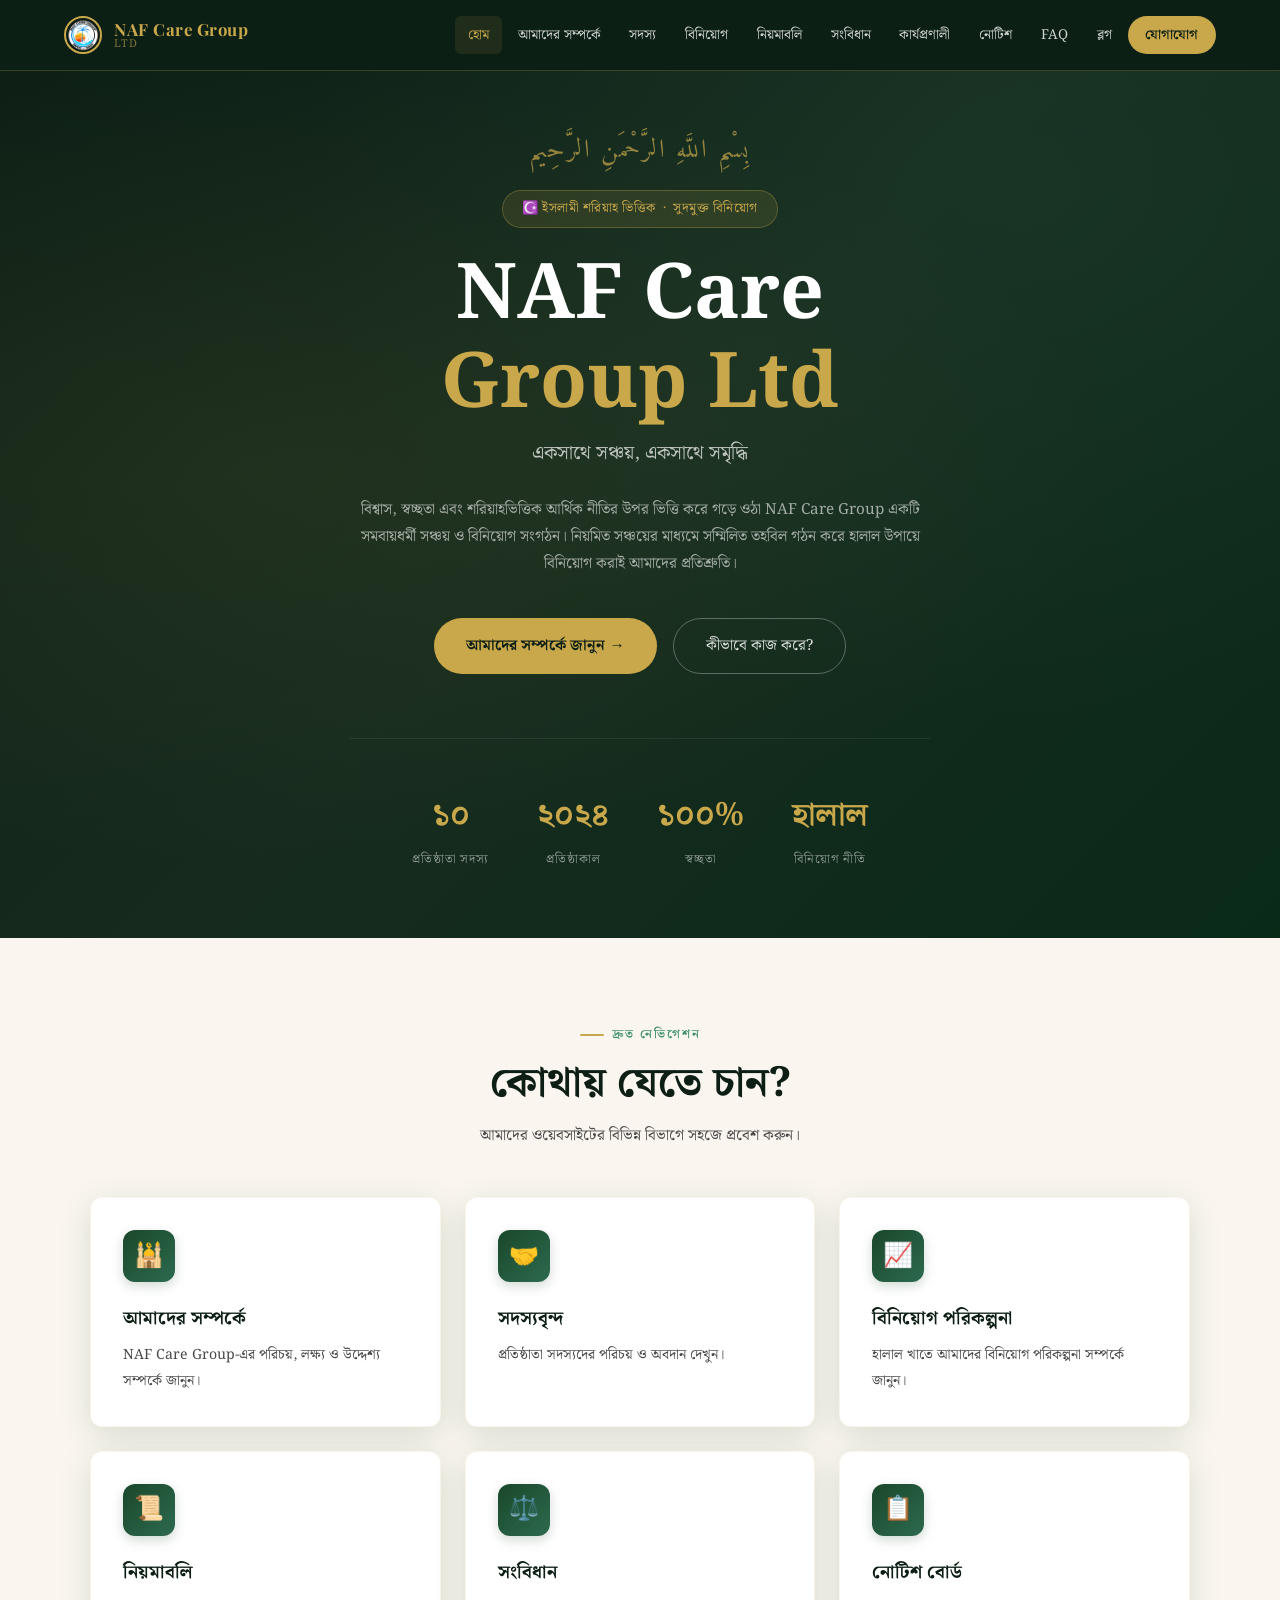
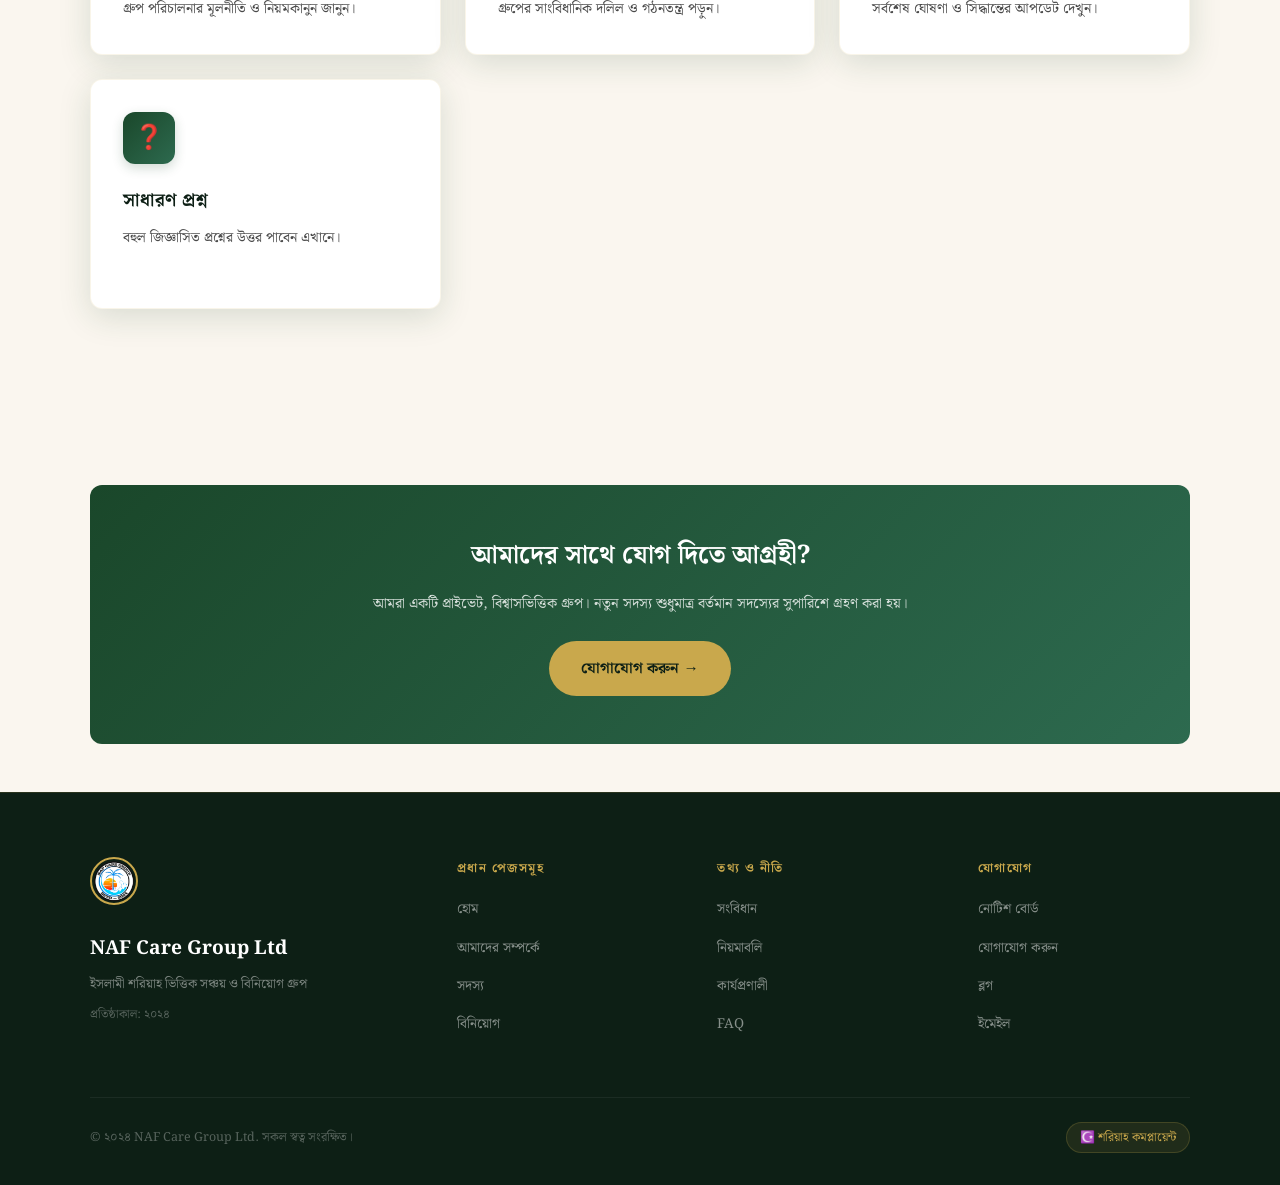
<file: index.html>
<!DOCTYPE html>
<html lang="bn">
<head>
  <meta charset="UTF-8" />
  <meta name="viewport" content="width=device-width, initial-scale=1.0" />
  <title>NAF Care Group Ltd — ইসলামী শরিয়াহ ভিত্তিক সঞ্চয় ও বিনিয়োগ</title>
  <meta name="description" content="NAF Care Group Ltd — ইসলামী শরিয়াহ ভিত্তিক সঞ্চয় ও বিনিয়োগ গ্রুপ। হালাল পদ্ধতিতে সম্মিলিত বিনিয়োগের মাধ্যমে সমৃদ্ধি।" />
  
  <link rel="canonical" href="https://nafcare.github.io/" />

<!-- Open Graph -->
<meta property="og:type" content="website" />
<meta property="og:site_name" content="NAF Care Group Ltd" />
<meta property="og:title" content="NAF Care Group Ltd — ইসলামী শরিয়াহ ভিত্তিক সঞ্চয় ও বিনিয়োগ" />
<meta property="og:description" content="NAF Care Group Ltd — ইসলামী শরিয়াহ ভিত্তিক সঞ্চয় ও বিনিয়োগ গ্রুপ। হালাল পদ্ধতিতে সম্মিলিত বিনিয়োগের মাধ্যমে সমৃদ্ধি।" />
<meta property="og:image" content="https://nafcare.github.io/og-banner.png" />
<meta property="og:image:width" content="1200" />
<meta property="og:image:height" content="630" />
<meta property="og:url" content="https://nafcare.github.io/" />
<meta property="og:locale" content="bn_BD" />

<!-- Twitter Card -->
<meta name="twitter:card" content="summary_large_image" />
<meta name="twitter:title" content="NAF Care Group Ltd — ইসলামী শরিয়াহ ভিত্তিক সঞ্চয় ও বিনিয়োগ" />
<meta name="twitter:description" content="NAF Care Group Ltd — ইসলামী শরিয়াহ ভিত্তিক সঞ্চয় ও বিনিয়োগ গ্রুপ। হালাল পদ্ধতিতে সম্মিলিত বিনিয়োগের মাধ্যমে সমৃদ্ধি।" />
<meta name="twitter:image" content="https://nafcare.github.io/og-banner.png" />

<!-- Structured Data -->
<script type="application/ld+json">
{
  "@context": "https://schema.org",
  "@type": "Organization",
  "name": "NAF Care Group Ltd",
  "url": "https://nafcare.github.io/",
  "logo": "https://nafcare.github.io/nafcare.png",
  "description": "ইসলামী শরিয়াহ ভিত্তিক সঞ্চয় ও বিনিয়োগ গ্রুপ",
  "foundingDate": "2024",
  "email": "nafcaregroup@gmail.com"
}
</script>
  
  <link rel="stylesheet" href="css/style.css" />
  <link rel="icon" href="https://nafcare.github.io/nafcare.png" />
</head>
<body>

<!-- NAVBAR -->
<nav class="navbar">
  <div class="nav-inner">
    <a href="index.html" class="nav-brand">
      <img src="https://nafcare.github.io/nafcare.png" alt="NAF Care Group Logo" />
      <div class="nav-brand-text">
        <span>NAF Care Group</span>
        <span>Ltd</span>
      </div>
    </a>
    <button class="hamburger" aria-label="মেনু">
      <span></span><span></span><span></span>
    </button>
    <ul class="nav-links">
      <li><a href="index.html">হোম</a></li>
      <li><a href="about/">আমাদের সম্পর্কে</a></li>
      <li><a href="members/">সদস্য</a></li>
      <li><a href="investment/">বিনিয়োগ</a></li>
      <li><a href="rules/">নিয়মাবলি</a></li>
      <li><a href="constitution/">সংবিধান</a></li>
      <li><a href="procedure/">কার্যপ্রণালী</a></li>
      <li><a href="notice/">নোটিশ</a></li>
      <li><a href="faq/">FAQ</a></li>
      
      <li><a href="blog/">ব্লগ</a></li>
      <li><a href="contact/" class="nav-contact-btn">যোগাযোগ</a></li>
    </ul>
  </div>
</nav>

<!-- HERO -->
<section class="hero">
  <div>
    <p class="hero-arabic">بِسْمِ اللَّهِ الرَّحْمَنِ الرَّحِيم</p>
    <div class="hero-badge">☪️ ইসলামী শরিয়াহ ভিত্তিক &nbsp;·&nbsp; সুদমুক্ত বিনিয়োগ</div>
    <h1>NAF Care<br /><span>Group Ltd</span></h1>
    <p class="hero-tagline">একসাথে সঞ্চয়, একসাথে সমৃদ্ধি</p>
    <p class="hero-desc">বিশ্বাস, স্বচ্ছতা এবং শরিয়াহভিত্তিক আর্থিক নীতির উপর ভিত্তি করে গড়ে ওঠা NAF Care Group একটি সমবায়ধর্মী সঞ্চয় ও বিনিয়োগ সংগঠন। নিয়মিত সঞ্চয়ের মাধ্যমে সম্মিলিত তহবিল গঠন করে হালাল উপায়ে বিনিয়োগ করাই আমাদের প্রতিশ্রুতি।</p>
    <div class="hero-buttons">
      <a href="about/" class="btn-primary">আমাদের সম্পর্কে জানুন →</a>
      <a href="procedure/" class="btn-outline">কীভাবে কাজ করে?</a>
    </div>
    <div class="hero-stats">
      <div class="stat-item"><span class="num">১০</span><span class="label">প্রতিষ্ঠাতা সদস্য</span></div>
      <div class="stat-item"><span class="num">২০২৪</span><span class="label">প্রতিষ্ঠাকাল</span></div>
      <div class="stat-item"><span class="num">১০০%</span><span class="label">স্বচ্ছতা</span></div>
      <div class="stat-item"><span class="num">হালাল</span><span class="label">বিনিয়োগ নীতি</span></div>
    </div>
  </div>
</section>

<!-- QUICK LINKS SECTION -->
<section class="bg-cream">
  <div class="container">
    <div class="text-center mb-3">
      <span class="section-label">দ্রুত নেভিগেশন</span>
      <h2 class="section-title">কোথায় যেতে চান?</h2>
      <p class="section-desc" style="margin: 0 auto;">আমাদের ওয়েবসাইটের বিভিন্ন বিভাগে সহজে প্রবেশ করুন।</p>
    </div>
    <div class="cards-grid">
      <a href="about/" class="card fade-in" style="text-decoration:none; color:inherit;">
        <div class="card-icon">🕌</div>
        <h3>আমাদের সম্পর্কে</h3>
        <p>NAF Care Group-এর পরিচয়, লক্ষ্য ও উদ্দেশ্য সম্পর্কে জানুন।</p>
      </a>
      <a href="members/" class="card fade-in" style="text-decoration:none; color:inherit;">
        <div class="card-icon">🤝</div>
        <h3>সদস্যবৃন্দ</h3>
        <p>প্রতিষ্ঠাতা সদস্যদের পরিচয় ও অবদান দেখুন।</p>
      </a>
      <a href="investment/" class="card fade-in" style="text-decoration:none; color:inherit;">
        <div class="card-icon">📈</div>
        <h3>বিনিয়োগ পরিকল্পনা</h3>
        <p>হালাল খাতে আমাদের বিনিয়োগ পরিকল্পনা সম্পর্কে জানুন।</p>
      </a>
      <a href="rules/" class="card fade-in" style="text-decoration:none; color:inherit;">
        <div class="card-icon">📜</div>
        <h3>নিয়মাবলি</h3>
        <p>গ্রুপ পরিচালনার মূলনীতি ও নিয়মকানুন জানুন।</p>
      </a>
      <a href="constitution/" class="card fade-in" style="text-decoration:none; color:inherit;">
        <div class="card-icon">⚖️</div>
        <h3>সংবিধান</h3>
        <p>গ্রুপের সাংবিধানিক দলিল ও গঠনতন্ত্র পড়ুন।</p>
      </a>
      <a href="notice/" class="card fade-in" style="text-decoration:none; color:inherit;">
        <div class="card-icon">📋</div>
        <h3>নোটিশ বোর্ড</h3>
        <p>সর্বশেষ ঘোষণা ও সিদ্ধান্তের আপডেট দেখুন।</p>
      </a>
      <a href="faq/" class="card fade-in" style="text-decoration:none; color:inherit;">
        <div class="card-icon">❓</div>
        <h3>সাধারণ প্রশ্ন</h3>
        <p>বহুল জিজ্ঞাসিত প্রশ্নের উত্তর পাবেন এখানে।</p>
      </a>
      <a href="contact/" class="card fade-in" style="text-decoration:none; color:inherit;">
        <div class="card-icon">📬</div>
        <h3>যোগাযোগ</h3>
        <p>আমাদের সাথে যোগাযোগ করুন বিভিন্ন মাধ্যমে।</p>
      </a>
<a href="blog/" class="card fade-in" style="text-decoration:none; color:inherit;">
  <div class="card-icon">✍️</div>
  <h3>ব্লগ</h3>
  <p>আমাদের সর্বশেষ লেখা, আপডেট ও তথ্যমূলক পোস্ট পড়ুন।</p>
</a>
      
    </div>
  </div>
</section>

<!-- HIGHLIGHT -->
<section style="padding: 3rem 1.5rem;">
  <div class="container">
    <div class="highlight-box fade-in">
      <h3>আমাদের সাথে যোগ দিতে আগ্রহী?</h3>
      <p>আমরা একটি প্রাইভেট, বিশ্বাসভিত্তিক গ্রুপ। নতুন সদস্য শুধুমাত্র বর্তমান সদস্যের সুপারিশে গ্রহণ করা হয়।</p>
      <a href="contact/" class="btn-primary" style="background: var(--gold); color: var(--dark);">যোগাযোগ করুন →</a>
    </div>
  </div>
</section>

<!-- FOOTER -->
<footer>
  <div class="footer-inner">
    <div class="footer-top">
      <div class="footer-brand">
        <img src="https://nafcare.github.io/nafcare.png" alt="NAF Care Group" />
        <h3>NAF Care Group Ltd</h3>
        <p>ইসলামী শরিয়াহ ভিত্তিক সঞ্চয় ও বিনিয়োগ গ্রুপ</p>
        <p style="margin-top: 0.5rem; font-size: 0.75rem; color: rgba(255,255,255,0.3);">প্রতিষ্ঠাকাল: ২০২৪</p>
      </div>
      <div class="footer-col">
        <h4>প্রধান পেজসমূহ</h4>
        <ul>
          <li><a href="index.html">হোম</a></li>
          <li><a href="about/">আমাদের সম্পর্কে</a></li>
          <li><a href="members/">সদস্য</a></li>
          <li><a href="investment/">বিনিয়োগ</a></li>
        </ul>
      </div>
      <div class="footer-col">
        <h4>তথ্য ও নীতি</h4>
        <ul>
          <li><a href="constitution/">সংবিধান</a></li>
          <li><a href="rules/">নিয়মাবলি</a></li>
          <li><a href="procedure/">কার্যপ্রণালী</a></li>
          <li><a href="faq/">FAQ</a></li>
        </ul>
      </div>
      <div class="footer-col">
        <h4>যোগাযোগ</h4>
        <ul>
          <li><a href="notice/">নোটিশ বোর্ড</a></li>
          <li><a href="contact/">যোগাযোগ করুন</a></li>
          <li><a href="https://nafcaregroup.blogspot.com" target="_blank">ব্লগ</a></li>
          <li><a href="mailto:nafcaregroup@gmail.com">ইমেইল</a></li>
        </ul>
      </div>
    </div>
    <div class="footer-bottom">
      <p>© ২০২৪ NAF Care Group Ltd. সকল স্বত্ব সংরক্ষিত।</p>
      <div class="halal-badge">☪️ শরিয়াহ কমপ্লায়েন্ট</div>
    </div>
  </div>
</footer>

<script src="js/main.js"></script>
</body>
</html>
</file>
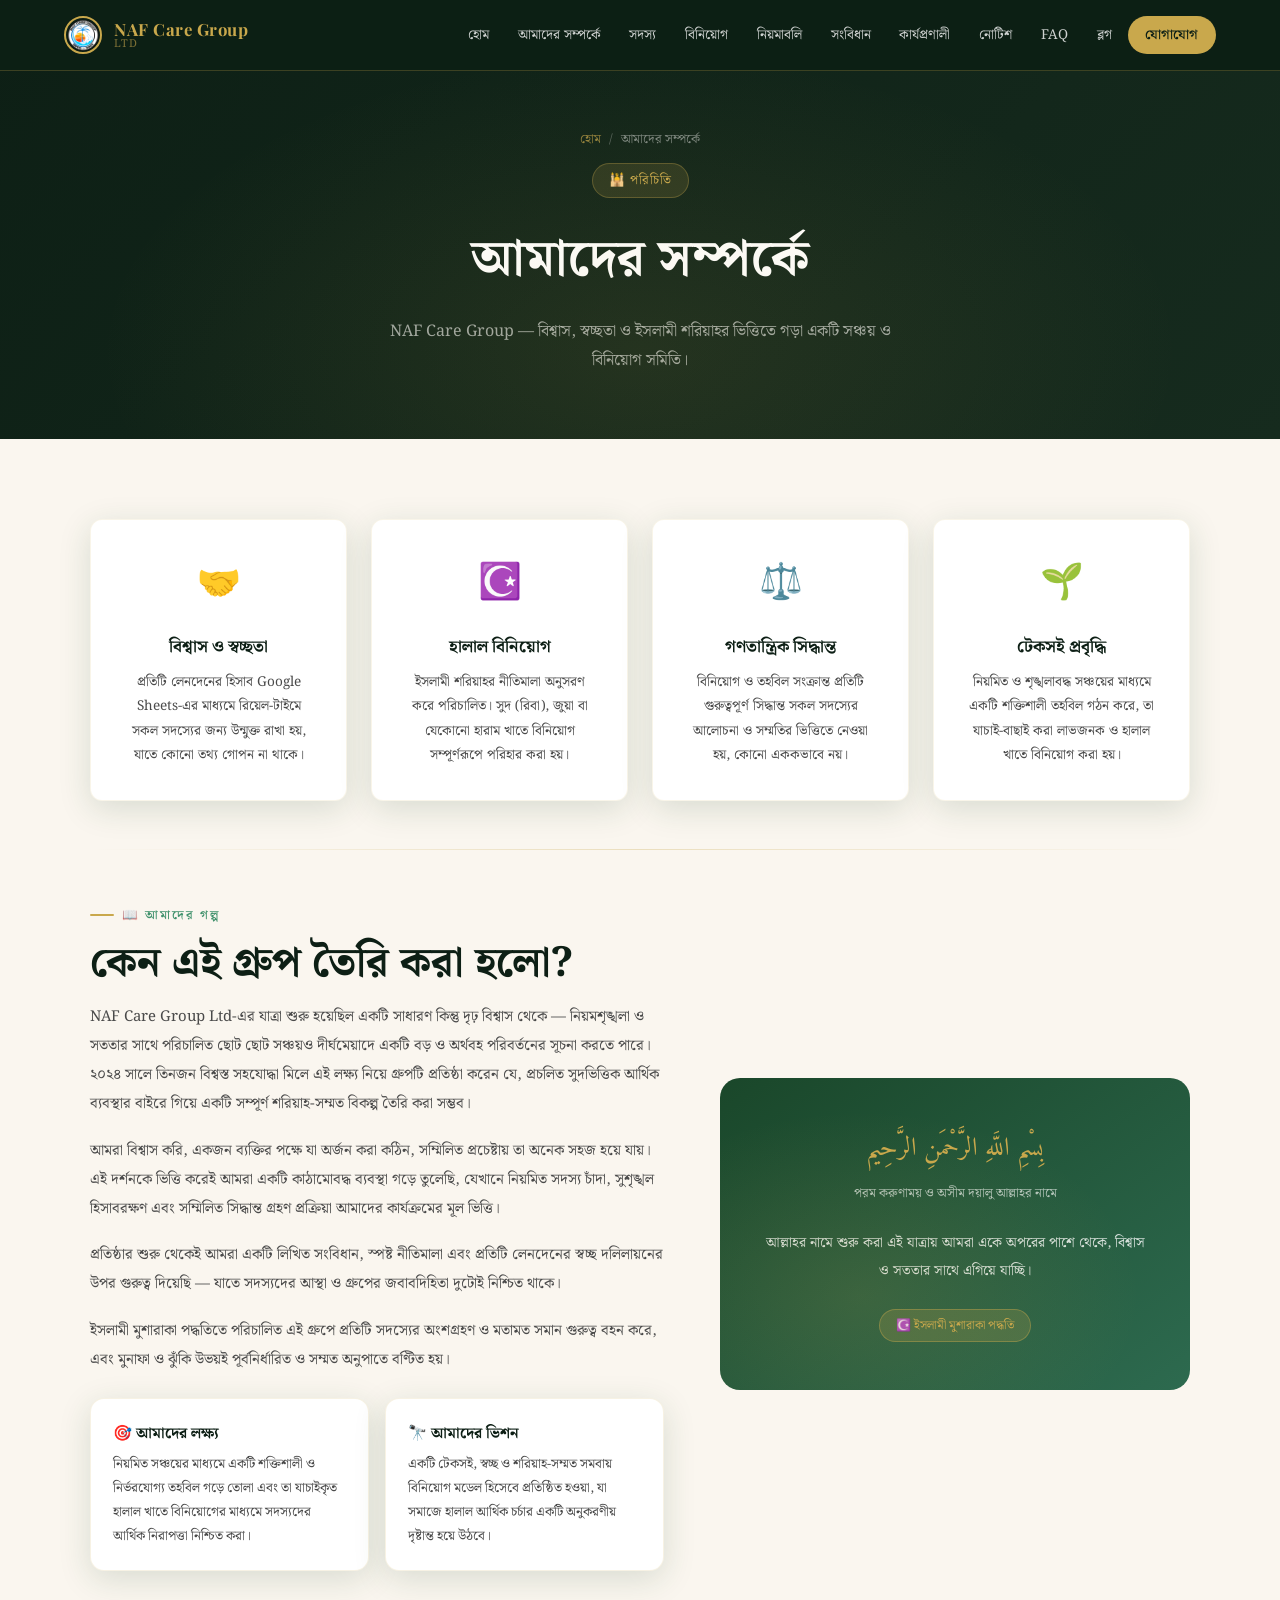
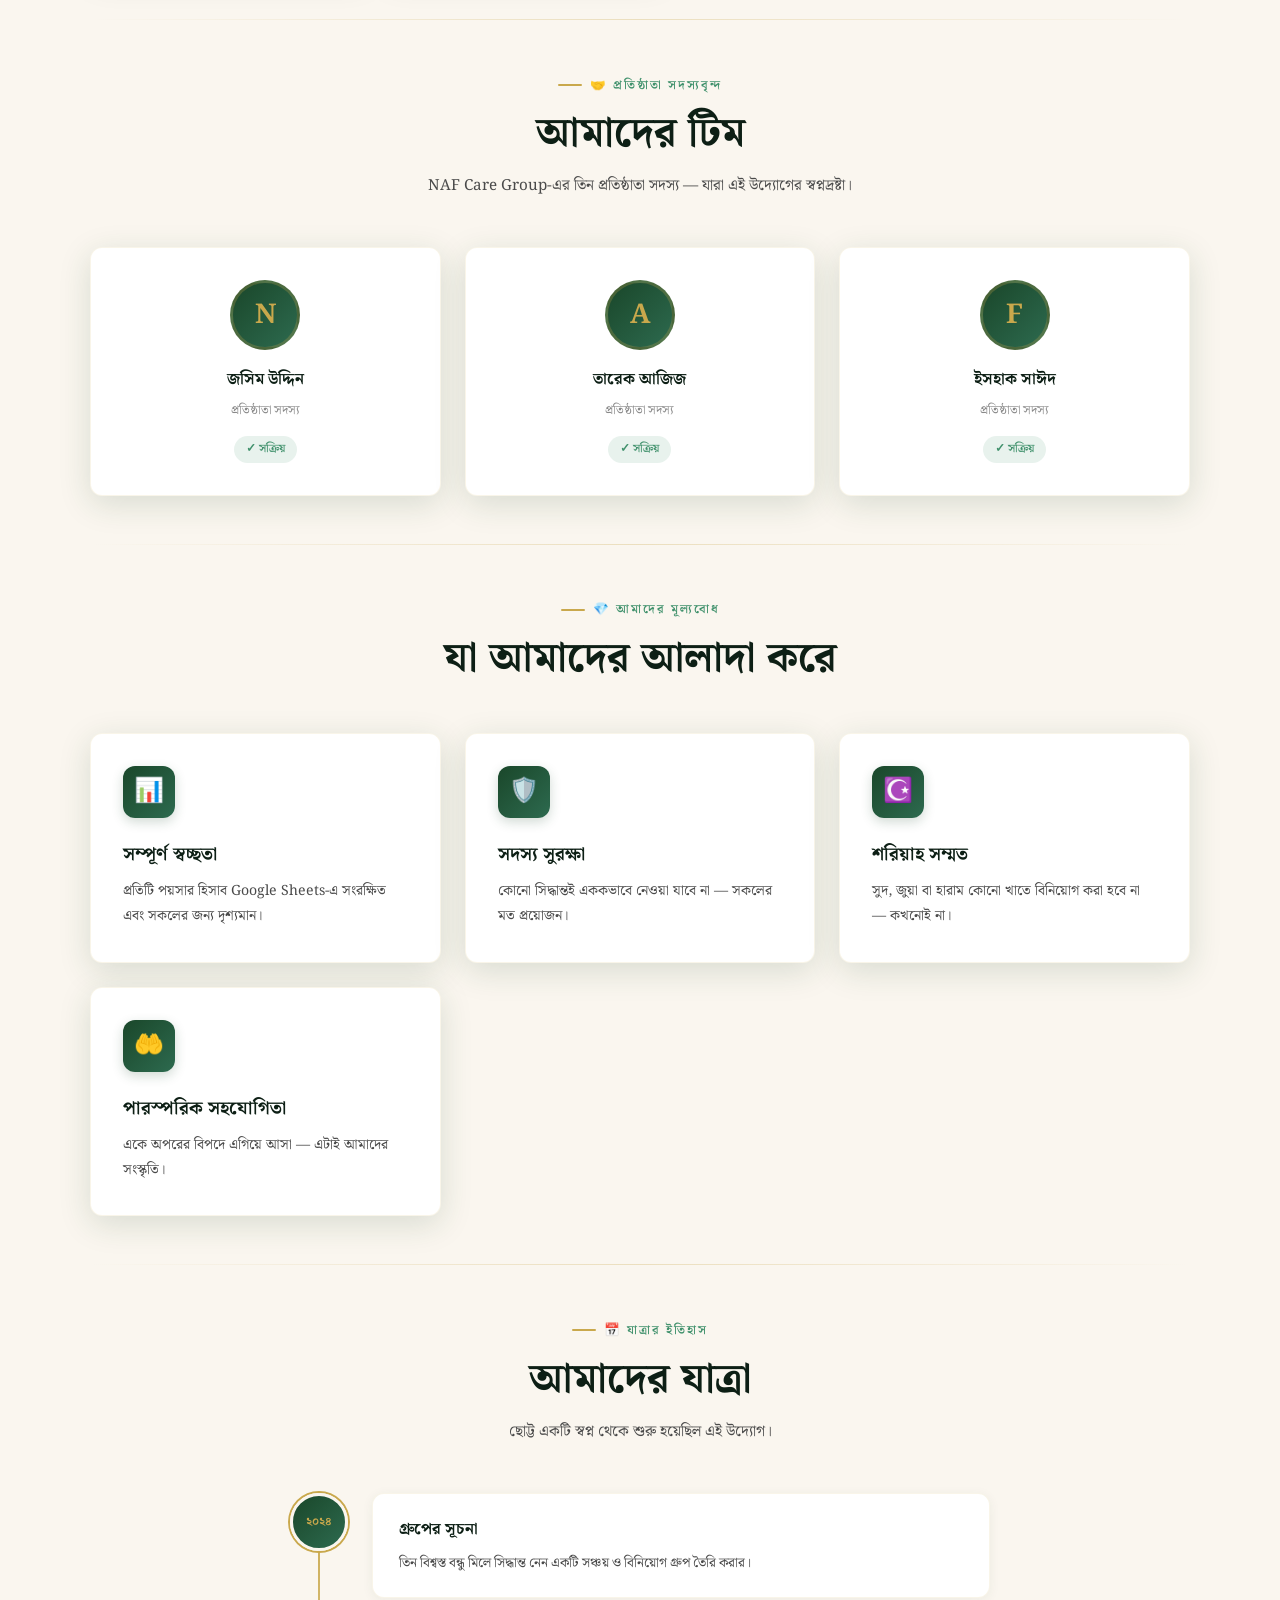
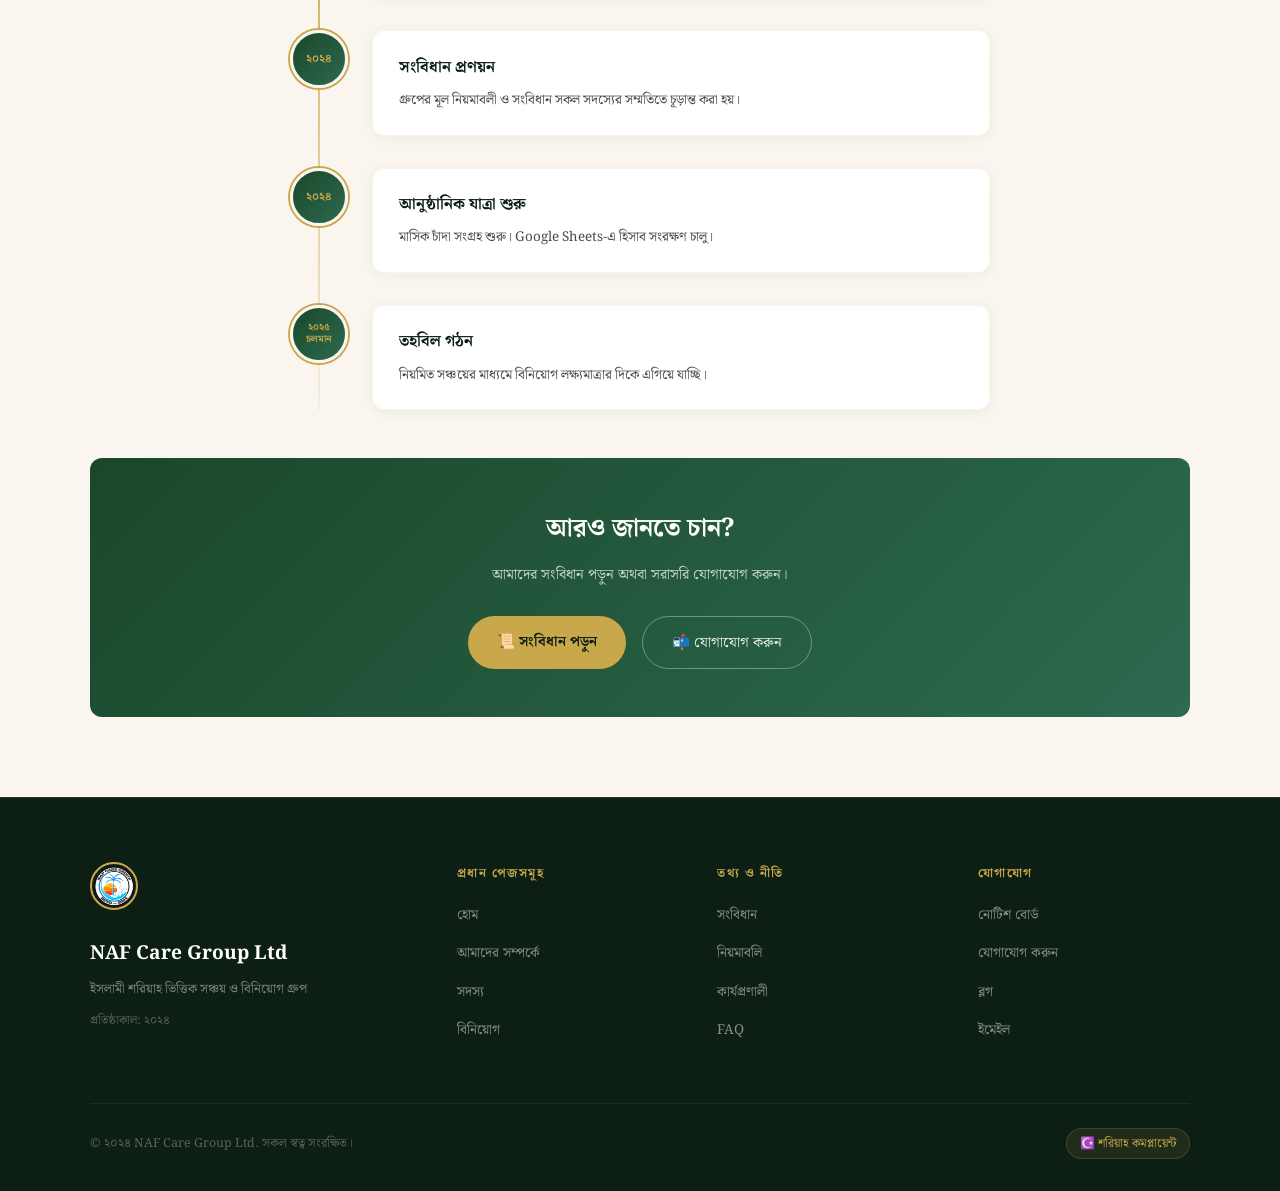
<file: about/index.html>
<!DOCTYPE html>
<html lang="bn">
<head>
  <meta charset="UTF-8" />
  <meta name="viewport" content="width=device-width, initial-scale=1.0" />
  <title>আমাদের সম্পর্কে — NAF Care Group Ltd</title>

<link rel="canonical" href="https://nafcare.github.io/about/" />
<meta name="description" content="NAF Care Group Ltd — বিশ্বাস, স্বচ্ছতা ও ইসলামী শরিয়াহর ভিত্তিতে গড়া একটি সঞ্চয় ও বিনিয়োগ সমিতি।" />

<!-- Open Graph -->
<meta property="og:type" content="website" />
<meta property="og:site_name" content="NAF Care Group Ltd" />
<meta property="og:title" content="আমাদের সম্পর্কে — NAF Care Group Ltd" />
<meta property="og:description" content="বিশ্বাস, স্বচ্ছতা ও ইসলামী শরিয়াহর ভিত্তিতে গড়া একটি সঞ্চয় ও বিনিয়োগ সমিতি।" />
<meta property="og:image" content="https://nafcare.github.io/og-banner.png" />
<meta property="og:image:width" content="1200" />
<meta property="og:image:height" content="630" />
<meta property="og:url" content="https://nafcare.github.io/about/" />
<meta property="og:locale" content="bn_BD" />

<!-- Twitter Card -->
<meta name="twitter:card" content="summary_large_image" />
<meta name="twitter:title" content="আমাদের সম্পর্কে — NAF Care Group Ltd" />
<meta name="twitter:description" content="বিশ্বাস, স্বচ্ছতা ও ইসলামী শরিয়াহর ভিত্তিতে গড়া একটি সঞ্চয় ও বিনিয়োগ সমিতি।" />
<meta name="twitter:image" content="https://nafcare.github.io/og-banner.png" />

  
  <link rel="stylesheet" href="../css/style.css" />
  <link rel="icon" href="https://nafcare.github.io/nafcare.png" />
  <style>
    .value-card {
      background: var(--white);
      border-radius: var(--radius);
      padding: 2rem;
      border: 1px solid rgba(201,168,76,0.12);
      box-shadow: var(--shadow);
      transition: var(--transition);
      text-align: center;
    }
    .value-card:hover { transform: translateY(-4px); border-color: rgba(201,168,76,0.35); }
    .value-icon { font-size: 2.2rem; margin-bottom: 1rem; display: block; }
    .value-card h3 { font-family:'Noto Serif Bengali',serif; font-size:1.05rem; color:var(--dark); margin-bottom:.5rem; }
    .value-card p { font-size:.85rem; color:var(--text-mid); }

    .story-grid { display:grid; grid-template-columns:1.1fr 0.9fr; gap:3.5rem; align-items:center; }
    @media(max-width:750px){ .story-grid{grid-template-columns:1fr;} }
    .story-text p { color:var(--text-mid); font-size:.93rem; margin-bottom:1.1rem; line-height:1.95; }

    .arabic-box {
      background: linear-gradient(145deg, var(--green), var(--green-mid));
      border-radius: 20px; padding: 3rem 2.5rem; text-align:center; position:relative; overflow:hidden;
    }
    .arabic-box::before { content:''; position:absolute; inset:0; background:radial-gradient(ellipse at 30% 70%, rgba(201,168,76,0.15) 0%,transparent 60%); }
    .arabic-box .ar { font-family:'Amiri',serif; font-size:1.6rem; color:var(--gold); display:block; margin-bottom:.6rem; }
    .arabic-box .translation { font-size:.8rem; color:rgba(255,255,255,0.65); margin-bottom:1.5rem; display:block; }
    .arabic-box p { font-size:.88rem; color:rgba(255,255,255,0.82); line-height:2; }
    .arabic-box .method-tag { display:inline-block; margin-top:1.5rem; background:rgba(201,168,76,0.2); border:1px solid rgba(201,168,76,0.4); color:var(--gold); padding:.3rem 1rem; border-radius:50px; font-size:.75rem; }

    .member-grid-about { display:grid; grid-template-columns:repeat(3,1fr); gap:1.5rem; }
    @media(max-width:650px){ .member-grid-about{grid-template-columns:1fr;} }
    .member-card-about { background:var(--white); border-radius:var(--radius); padding:2rem; text-align:center; border:1px solid rgba(201,168,76,0.12); box-shadow:var(--shadow); transition:var(--transition); }
    .member-card-about:hover { transform:translateY(-4px); border-color:var(--gold); box-shadow:var(--shadow-gold); }
    .avatar-lg { width:70px; height:70px; border-radius:50%; background:linear-gradient(135deg,var(--green),var(--green-mid)); display:flex; align-items:center; justify-content:center; font-family:'Noto Serif Bengali',serif; font-size:1.7rem; font-weight:700; color:var(--gold); margin:0 auto 1rem; border:3px solid rgba(201,168,76,0.25); }
    .member-card-about h4 { font-family:'Noto Serif Bengali',serif; font-size:1rem; color:var(--dark); margin-bottom:.25rem; }
    .member-card-about .role { font-size:.78rem; color:var(--text-light); margin-bottom:.75rem; }
    .active-badge { display:inline-flex; align-items:center; gap:.3rem; background:rgba(64,145,108,0.12); color:var(--green-light); padding:.2rem .75rem; border-radius:50px; font-size:.72rem; font-weight:600; }

    .timeline { position:relative; max-width:700px; margin:0 auto; }
    .timeline::before { content:''; position:absolute; left:28px; top:0; bottom:0; width:2px; background:linear-gradient(to bottom,var(--gold),rgba(201,168,76,0.1)); }
    .tl-item { display:flex; gap:1.5rem; margin-bottom:2rem; }
    .tl-dot { width:58px; height:58px; flex-shrink:0; border-radius:50%; background:linear-gradient(135deg,var(--green),var(--green-mid)); display:flex; align-items:center; justify-content:center; font-family:'Noto Serif Bengali',serif; font-size:.72rem; font-weight:700; color:var(--gold); text-align:center; border:3px solid var(--cream); box-shadow:0 0 0 2px var(--gold); line-height:1.2; z-index:1; }
    .tl-content { background:var(--white); border-radius:var(--radius); padding:1.4rem 1.6rem; border:1px solid rgba(201,168,76,0.12); box-shadow:0 2px 12px rgba(26,71,42,0.06); flex:1; }
    .tl-content h4 { font-family:'Noto Serif Bengali',serif; font-size:1rem; color:var(--dark); margin-bottom:.35rem; }
    .tl-content p { font-size:.84rem; color:var(--text-mid); }

    .about-cta { background:linear-gradient(135deg,var(--green) 0%,var(--green-mid) 100%); border-radius:var(--radius); padding:3rem; text-align:center; margin-top:3rem; }
    .about-cta h3 { font-family:'Noto Serif Bengali',serif; font-size:1.6rem; color:var(--white); margin-bottom:.6rem; }
    .about-cta p { color:rgba(255,255,255,0.75); font-size:.9rem; margin-bottom:1.75rem; }
    .cta-buttons { display:flex; gap:1rem; justify-content:center; flex-wrap:wrap; }
    .btn-gold { padding:.8rem 1.8rem; background:var(--gold); color:var(--dark); text-decoration:none; border-radius:50px; font-weight:700; font-size:.9rem; transition:var(--transition); font-family:'Noto Serif Bengali',serif; }
    .btn-gold:hover { background:var(--gold-light); transform:translateY(-2px); box-shadow:var(--shadow-gold); }
    .btn-ghost { padding:.8rem 1.8rem; border:1.5px solid rgba(255,255,255,0.35); color:rgba(255,255,255,0.9); text-decoration:none; border-radius:50px; font-size:.9rem; transition:var(--transition); font-family:'Noto Serif Bengali',serif; }
    .btn-ghost:hover { border-color:var(--gold); color:var(--gold); }
  </style>
</head>
<body>

<nav class="navbar">
  <div class="nav-inner">
    <a href="../" class="nav-brand">
      <img src="https://nafcare.github.io/nafcare.png" alt="NAF Care Group Logo" />
      <div class="nav-brand-text"><span>NAF Care Group</span><span>Ltd</span></div>
    </a>
    <button class="hamburger" aria-label="মেনু"><span></span><span></span><span></span></button>
    <ul class="nav-links">
      <li><a href="../">হোম</a></li>
      <li><a href="../about/">আমাদের সম্পর্কে</a></li>
      <li><a href="../members/">সদস্য</a></li>
      <li><a href="../investment/">বিনিয়োগ</a></li>
      <li><a href="../rules/">নিয়মাবলি</a></li>
      <li><a href="../constitution/">সংবিধান</a></li>
      <li><a href="../procedure/">কার্যপ্রণালী</a></li>
      <li><a href="../notice/">নোটিশ</a></li>
      <li><a href="../faq/">FAQ</a></li>
      <li><a href="blog/">ব্লগ</a></li>
      <li><a href="../contact/" class="nav-contact-btn">যোগাযোগ</a></li>
    </ul>
  </div>
</nav>

<!-- PAGE HEADER -->
<div class="page-header">
  <div class="breadcrumb"><a href="../">হোম</a> <span>/</span> আমাদের সম্পর্কে</div>
  <div class="page-badge">🕌 পরিচিতি</div>
  <h1>আমাদের সম্পর্কে</h1>
  <p>NAF Care Group — বিশ্বাস, স্বচ্ছতা ও ইসলামী শরিয়াহর ভিত্তিতে গড়া একটি সঞ্চয় ও বিনিয়োগ সমিতি।</p>
</div>

<section class="bg-cream">
  <div class="container">

    <!-- VALUES STRIP -->
    <div style="display:grid; grid-template-columns:repeat(auto-fill,minmax(230px,1fr)); gap:1.5rem; margin-bottom:3rem;">
      <div class="value-card fade-in">
        <span class="value-icon">🤝</span>
        <h3>বিশ্বাস ও স্বচ্ছতা</h3>
        <p>প্রতিটি লেনদেনের হিসাব Google Sheets-এর মাধ্যমে রিয়েল-টাইমে সকল সদস্যের জন্য উন্মুক্ত রাখা হয়, যাতে কোনো তথ্য গোপন না থাকে।</p>
      </div>
      <div class="value-card fade-in">
        <span class="value-icon">☪️</span>
        <h3>হালাল বিনিয়োগ</h3>
        <p>ইসলামী শরিয়াহর নীতিমালা অনুসরণ করে পরিচালিত। সুদ (রিবা), জুয়া বা যেকোনো হারাম খাতে বিনিয়োগ সম্পূর্ণরূপে পরিহার করা হয়।</p>
      </div>
      <div class="value-card fade-in">
        <span class="value-icon">⚖️</span>
        <h3>গণতান্ত্রিক সিদ্ধান্ত</h3>
        <p>বিনিয়োগ ও তহবিল সংক্রান্ত প্রতিটি গুরুত্বপূর্ণ সিদ্ধান্ত সকল সদস্যের আলোচনা ও সম্মতির ভিত্তিতে নেওয়া হয়, কোনো এককভাবে নয়।</p>
      </div>
      <div class="value-card fade-in">
        <span class="value-icon">🌱</span>
        <h3>টেকসই প্রবৃদ্ধি</h3>
        <p>নিয়মিত ও শৃঙ্খলাবদ্ধ সঞ্চয়ের মাধ্যমে একটি শক্তিশালী তহবিল গঠন করে, তা যাচাই-বাছাই করা লাভজনক ও হালাল খাতে বিনিয়োগ করা হয়।</p>
      </div>
    </div>

    <div class="divider"></div>

    <!-- STORY -->
    <div class="story-grid fade-in">
      <div class="story-text">
        <span class="section-label">📖 আমাদের গল্প</span>
        <h2 class="section-title">কেন এই গ্রুপ তৈরি করা হলো?</h2>
        <p>NAF Care Group Ltd-এর যাত্রা শুরু হয়েছিল একটি সাধারণ কিন্তু দৃঢ় বিশ্বাস থেকে — নিয়মশৃঙ্খলা ও সততার সাথে পরিচালিত ছোট ছোট সঞ্চয়ও দীর্ঘমেয়াদে একটি বড় ও অর্থবহ পরিবর্তনের সূচনা করতে পারে। ২০২৪ সালে তিনজন বিশ্বস্ত সহযোদ্ধা মিলে এই লক্ষ্য নিয়ে গ্রুপটি প্রতিষ্ঠা করেন যে, প্রচলিত সুদভিত্তিক আর্থিক ব্যবস্থার বাইরে গিয়ে একটি সম্পূর্ণ শরিয়াহ-সম্মত বিকল্প তৈরি করা সম্ভব।</p>
        <p>আমরা বিশ্বাস করি, একজন ব্যক্তির পক্ষে যা অর্জন করা কঠিন, সম্মিলিত প্রচেষ্টায় তা অনেক সহজ হয়ে যায়। এই দর্শনকে ভিত্তি করেই আমরা একটি কাঠামোবদ্ধ ব্যবস্থা গড়ে তুলেছি, যেখানে নিয়মিত সদস্য চাঁদা, সুশৃঙ্খল হিসাবরক্ষণ এবং সম্মিলিত সিদ্ধান্ত গ্রহণ প্রক্রিয়া আমাদের কার্যক্রমের মূল ভিত্তি।</p>
        <p>প্রতিষ্ঠার শুরু থেকেই আমরা একটি লিখিত সংবিধান, স্পষ্ট নীতিমালা এবং প্রতিটি লেনদেনের স্বচ্ছ দলিলায়নের উপর গুরুত্ব দিয়েছি — যাতে সদস্যদের আস্থা ও গ্রুপের জবাবদিহিতা দুটোই নিশ্চিত থাকে।</p>
        <p>ইসলামী মুশারাকা পদ্ধতিতে পরিচালিত এই গ্রুপে প্রতিটি সদস্যের অংশগ্রহণ ও মতামত সমান গুরুত্ব বহন করে, এবং মুনাফা ও ঝুঁকি উভয়ই পূর্বনির্ধারিত ও সম্মত অনুপাতে বণ্টিত হয়।</p>

        <div style="display:grid; grid-template-columns:1fr 1fr; gap:1rem; margin-top:1.5rem;">
          <div style="background:var(--white); border-radius:14px; padding:1.3rem 1.4rem; border:1px solid rgba(201,168,76,0.15); box-shadow:var(--shadow);">
            <h4 style="font-family:'Noto Serif Bengali',serif; font-size:.95rem; color:var(--dark); margin-bottom:.4rem;">🎯 আমাদের লক্ষ্য</h4>
            <p style="font-size:.83rem; color:var(--text-mid); line-height:1.8; margin:0;">নিয়মিত সঞ্চয়ের মাধ্যমে একটি শক্তিশালী ও নির্ভরযোগ্য তহবিল গড়ে তোলা এবং তা যাচাইকৃত হালাল খাতে বিনিয়োগের মাধ্যমে সদস্যদের আর্থিক নিরাপত্তা নিশ্চিত করা।</p>
          </div>
          <div style="background:var(--white); border-radius:14px; padding:1.3rem 1.4rem; border:1px solid rgba(201,168,76,0.15); box-shadow:var(--shadow);">
            <h4 style="font-family:'Noto Serif Bengali',serif; font-size:.95rem; color:var(--dark); margin-bottom:.4rem;">🔭 আমাদের ভিশন</h4>
            <p style="font-size:.83rem; color:var(--text-mid); line-height:1.8; margin:0;">একটি টেকসই, স্বচ্ছ ও শরিয়াহ-সম্মত সমবায় বিনিয়োগ মডেল হিসেবে প্রতিষ্ঠিত হওয়া, যা সমাজে হালাল আর্থিক চর্চার একটি অনুকরণীয় দৃষ্টান্ত হয়ে উঠবে।</p>
          </div>
        </div>
      </div>
      <div class="arabic-box fade-in">
        <span class="ar">بِسْمِ اللَّهِ الرَّحْمَنِ الرَّحِيم</span>
        <span class="translation">পরম করুণাময় ও অসীম দয়ালু আল্লাহর নামে</span>
        <p>আল্লাহর নামে শুরু করা এই যাত্রায় আমরা একে অপরের পাশে থেকে, বিশ্বাস ও সততার সাথে এগিয়ে যাচ্ছি।</p>
        <span class="method-tag">☪️ ইসলামী মুশারাকা পদ্ধতি</span>
      </div>
    </div>

    <div class="divider"></div>

    <!-- MEMBERS -->
    <div class="text-center mb-3 fade-in">
      <span class="section-label">🤝 প্রতিষ্ঠাতা সদস্যবৃন্দ</span>
      <h2 class="section-title">আমাদের টিম</h2>
      <p class="section-desc" style="margin:0 auto;">NAF Care Group-এর তিন প্রতিষ্ঠাতা সদস্য — যারা এই উদ্যোগের স্বপ্নদ্রষ্টা।</p>
    </div>
    <div class="member-grid-about">
      <div class="member-card-about fade-in">
        <div class="avatar-lg">N</div>
        <h4>জসিম উদ্দিন</h4>
        <p class="role">প্রতিষ্ঠাতা সদস্য </p>
        <span class="active-badge">✓ সক্রিয়</span>
      </div>
      <div class="member-card-about fade-in">
        <div class="avatar-lg">A</div>
        <h4>তারেক আজিজ</h4>
        <p class="role">প্রতিষ্ঠাতা সদস্য </p>
        <span class="active-badge">✓ সক্রিয়</span>
      </div>
      <div class="member-card-about fade-in">
        <div class="avatar-lg">F</div>
        <h4>ইসহাক সাঈদ</h4>
        <p class="role">প্রতিষ্ঠাতা সদস্য </p>
        <span class="active-badge">✓ সক্রিয়</span>
      </div>
    </div>

    <div class="divider"></div>

    <!-- MORE VALUES -->
    <div class="text-center mb-3 fade-in">
      <span class="section-label">💎 আমাদের মূল্যবোধ</span>
      <h2 class="section-title">যা আমাদের আলাদা করে</h2>
    </div>
    <div class="cards-grid">
      <div class="card fade-in">
        <div class="card-icon">📊</div>
        <h3>সম্পূর্ণ স্বচ্ছতা</h3>
        <p>প্রতিটি পয়সার হিসাব Google Sheets-এ সংরক্ষিত এবং সকলের জন্য দৃশ্যমান।</p>
      </div>
      <div class="card fade-in">
        <div class="card-icon">🛡️</div>
        <h3>সদস্য সুরক্ষা</h3>
        <p>কোনো সিদ্ধান্তই এককভাবে নেওয়া যাবে না — সকলের মত প্রয়োজন।</p>
      </div>
      <div class="card fade-in">
        <div class="card-icon">☪️</div>
        <h3>শরিয়াহ সম্মত</h3>
        <p>সুদ, জুয়া বা হারাম কোনো খাতে বিনিয়োগ করা হবে না — কখনোই না।</p>
      </div>
      <div class="card fade-in">
        <div class="card-icon">🤲</div>
        <h3>পারস্পরিক সহযোগিতা</h3>
        <p>একে অপরের বিপদে এগিয়ে আসা — এটাই আমাদের সংস্কৃতি।</p>
      </div>
    </div>

    <div class="divider"></div>

    <!-- TIMELINE -->
    <div class="text-center mb-3 fade-in">
      <span class="section-label">📅 যাত্রার ইতিহাস</span>
      <h2 class="section-title">আমাদের যাত্রা</h2>
      <p class="section-desc" style="margin:0 auto;">ছোট্ট একটি স্বপ্ন থেকে শুরু হয়েছিল এই উদ্যোগ।</p>
    </div>
    <div class="timeline fade-in">
      <div class="tl-item">
        <div class="tl-dot">২০২৪</div>
        <div class="tl-content"><h4>গ্রুপের সূচনা</h4><p>তিন বিশ্বস্ত বন্ধু মিলে সিদ্ধান্ত নেন একটি সঞ্চয় ও বিনিয়োগ গ্রুপ তৈরি করার।</p></div>
      </div>
      <div class="tl-item">
        <div class="tl-dot">২০২৪</div>
        <div class="tl-content"><h4>সংবিধান প্রণয়ন</h4><p>গ্রুপের মূল নিয়মাবলী ও সংবিধান সকল সদস্যের সম্মতিতে চূড়ান্ত করা হয়।</p></div>
      </div>
      <div class="tl-item">
        <div class="tl-dot">২০২৪</div>
        <div class="tl-content"><h4>আনুষ্ঠানিক যাত্রা শুরু</h4><p>মাসিক চাঁদা সংগ্রহ শুরু। Google Sheets-এ হিসাব সংরক্ষণ চালু।</p></div>
      </div>
      <div class="tl-item">
        <div class="tl-dot" style="font-size:.62rem;">২০২৫<br>চলমান</div>
        <div class="tl-content"><h4>তহবিল গঠন</h4><p>নিয়মিত সঞ্চয়ের মাধ্যমে বিনিয়োগ লক্ষ্যমাত্রার দিকে এগিয়ে যাচ্ছি।</p></div>
      </div>
    </div>

    <!-- CTA -->
    <div class="about-cta fade-in">
      <h3>আরও জানতে চান?</h3>
      <p>আমাদের সংবিধান পড়ুন অথবা সরাসরি যোগাযোগ করুন।</p>
      <div class="cta-buttons">
        <a href="../constitution/" class="btn-gold">📜 সংবিধান পড়ুন</a>
        <a href="../contact/" class="btn-ghost">📬 যোগাযোগ করুন</a>
      </div>
    </div>

  </div>
</section>

<footer>
  <div class="footer-inner">
    <div class="footer-top">
      <div class="footer-brand"><img src="https://nafcare.github.io/nafcare.png" alt="NAF Care Group" /><h3>NAF Care Group Ltd</h3><p>ইসলামী শরিয়াহ ভিত্তিক সঞ্চয় ও বিনিয়োগ গ্রুপ</p><p style="margin-top:.5rem;font-size:.75rem;color:rgba(255,255,255,0.3);">প্রতিষ্ঠাকাল: ২০২৪</p></div>
      <div class="footer-col"><h4>প্রধান পেজসমূহ</h4><ul><li><a href="../">হোম</a></li><li><a href="../about/">আমাদের সম্পর্কে</a></li><li><a href="../members/">সদস্য</a></li><li><a href="../investment/">বিনিয়োগ</a></li></ul></div>
      <div class="footer-col"><h4>তথ্য ও নীতি</h4><ul><li><a href="../constitution/">সংবিধান</a></li><li><a href="../rules/">নিয়মাবলি</a></li><li><a href="../procedure/">কার্যপ্রণালী</a></li><li><a href="../faq/">FAQ</a></li></ul></div>
      <div class="footer-col"><h4>যোগাযোগ</h4><ul><li><a href="../notice/">নোটিশ বোর্ড</a></li><li><a href="../contact/">যোগাযোগ করুন</a></li><li><a href="https://nafcaregroup.blogspot.com" target="_blank">ব্লগ</a></li><li><a href="mailto:info@nafcaregroup.com">ইমেইল</a></li></ul></div>
    </div>
    <div class="footer-bottom"><p>© ২০২৪ NAF Care Group Ltd. সকল স্বত্ব সংরক্ষিত।</p><div class="halal-badge">☪️ শরিয়াহ কমপ্লায়েন্ট</div></div>
  </div>
</footer>
<script src="../js/main.js"></script>
</body>
</html>
</file>
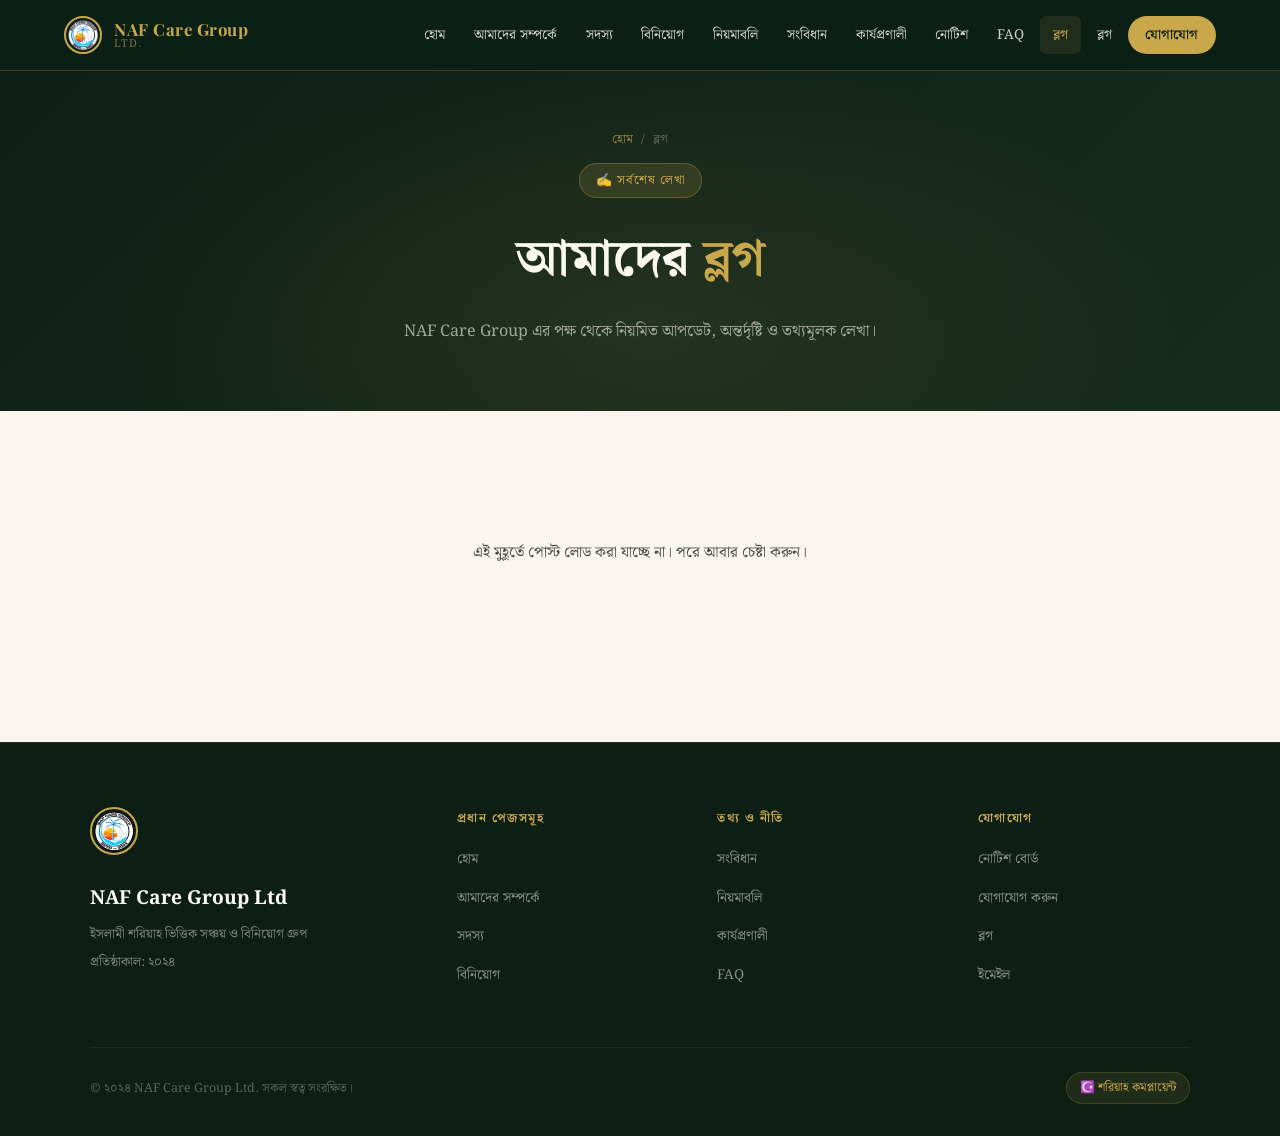
<file: blog/index.html>
<!DOCTYPE html>
<html lang="bn">
<head>
<meta charset="UTF-8">
<meta name="viewport" content="width=device-width, initial-scale=1.0">
<title>ব্লগ | NAF Care Group Ltd</title>
<meta name="description" content="NAF Care Group Ltd এর ব্লগ — সর্বশেষ লেখা, আপডেট ও তথ্য।">
<link rel="stylesheet" href="../css/style.css">
<style>
  .blog-card {
    display: flex;
    flex-direction: column;
    padding: 0;
    overflow: hidden;
  }
  .blog-card .post-thumb {
    width: 100%;
    height: 190px;
    object-fit: cover;
    background: var(--cream-dark);
    display: block;
  }
  .blog-card .card-body {
    padding: 1.75rem;
    display: flex;
    flex-direction: column;
    flex-grow: 1;
  }
  .post-date {
    font-size: 0.72rem;
    color: var(--gold-dark);
    text-transform: uppercase;
    letter-spacing: 1px;
    font-weight: 700;
    margin-bottom: 0.6rem;
  }
  .blog-card h3 {
    font-family: 'Noto Serif Bengali', serif;
    font-size: 1.1rem;
    color: var(--dark);
    margin-bottom: 0.6rem;
    line-height: 1.4;
  }
  .blog-card .excerpt {
    font-size: 0.86rem;
    color: var(--text-mid);
    flex-grow: 1;
    margin-bottom: 1.25rem;
  }
  .blog-card .read-more {
    align-self: flex-start;
    color: var(--green-light);
    text-decoration: none;
    font-weight: 700;
    font-size: 0.85rem;
    display: inline-flex;
    align-items: center;
    gap: 0.35rem;
  }
  .blog-card .read-more:hover { color: var(--gold); }

  .status-msg {
    text-align: center;
    color: var(--text-mid);
    padding: 3rem 0;
    font-size: 0.95rem;
  }

  .load-more-wrap { text-align: center; margin-top: 3rem; }
  #loadMore {
    display: none;
    padding: 0.85rem 2.2rem;
    background: transparent;
    border: 1.5px solid var(--green);
    color: var(--green-mid);
    border-radius: 50px;
    font-family: 'Noto Serif Bengali', serif;
    font-size: 0.95rem;
    cursor: pointer;
    transition: var(--transition);
  }
  #loadMore:hover { background: var(--green); color: var(--white); }
  #loadMore:disabled { opacity: 0.5; cursor: default; }
</style>
</head>
<body>

<nav class="navbar">
  <div class="nav-inner">
    <a href="https://nafcare.github.io/index.html" class="nav-brand">
      <img src="https://nafcare.github.io/nafcare.png" alt="NAF Care Group Logo">
      <div class="nav-brand-text">
        <span>NAF Care Group</span>
        <span>Ltd.</span>
      </div>
    </a>
    <ul class="nav-links" id="navLinks">
      <li><a href="https://nafcare.github.io/index.html">হোম</a></li>
      <li><a href="https://nafcare.github.io/about/">আমাদের সম্পর্কে</a></li>
      <li><a href="https://nafcare.github.io/members/">সদস্য</a></li>
      <li><a href="https://nafcare.github.io/investment/">বিনিয়োগ</a></li>
      <li><a href="https://nafcare.github.io/rules/">নিয়মাবলি</a></li>
      <li><a href="https://nafcare.github.io/constitution/">সংবিধান</a></li>
      <li><a href="https://nafcare.github.io/procedure/">কার্যপ্রণালী</a></li>
      <li><a href="https://nafcare.github.io/notice/">নোটিশ</a></li>
      <li><a href="https://nafcare.github.io/faq/">FAQ</a></li>
      <li><a href="../blog/" class="active">ব্লগ</a></li>
      <li><a href="blog/">ব্লগ</a></li>
      <li><a href="https://nafcare.github.io/contact/" class="nav-contact-btn">যোগাযোগ</a></li>
    </ul>
    <button class="hamburger" id="hamburger" aria-label="Menu">
      <span></span><span></span><span></span>
    </button>
  </div>
</nav>

<header class="page-header">
  <div class="breadcrumb">
    <a href="https://nafcare.github.io/index.html">হোম</a><span>/</span><span>ব্লগ</span>
  </div>
  <span class="page-badge">✍️ সর্বশেষ লেখা</span>
  <h1>আমাদের <span class="text-gold">ব্লগ</span></h1>
  <p>NAF Care Group এর পক্ষ থেকে নিয়মিত আপডেট, অন্তর্দৃষ্টি ও তথ্যমূলক লেখা।</p>
</header>

<section class="bg-cream">
  <div class="container">
    <div id="status" class="status-msg">লেখা লোড হচ্ছে…</div>
    <div class="cards-grid" id="posts"></div>
    <div class="load-more-wrap">
      <button id="loadMore">আরও লেখা দেখুন</button>
    </div>
  </div>
</section>

<footer>
  <div class="footer-inner">
    <div class="footer-top">
      <div class="footer-brand">
        <img src="https://nafcare.github.io/nafcare.png" alt="NAF Care Group">
        <h3>NAF Care Group Ltd</h3>
        <p>ইসলামী শরিয়াহ ভিত্তিক সঞ্চয় ও বিনিয়োগ গ্রুপ</p>
        <p>প্রতিষ্ঠাকাল: ২০২৪</p>
      </div>
      <div class="footer-col">
        <h4>প্রধান পেজসমূহ</h4>
        <ul>
          <li><a href="https://nafcare.github.io/index.html">হোম</a></li>
          <li><a href="https://nafcare.github.io/about/">আমাদের সম্পর্কে</a></li>
          <li><a href="https://nafcare.github.io/members/">সদস্য</a></li>
          <li><a href="https://nafcare.github.io/investment/">বিনিয়োগ</a></li>
        </ul>
      </div>
      <div class="footer-col">
        <h4>তথ্য ও নীতি</h4>
        <ul>
          <li><a href="https://nafcare.github.io/constitution/">সংবিধান</a></li>
          <li><a href="https://nafcare.github.io/rules/">নিয়মাবলি</a></li>
          <li><a href="https://nafcare.github.io/procedure/">কার্যপ্রণালী</a></li>
          <li><a href="https://nafcare.github.io/faq/">FAQ</a></li>
        </ul>
      </div>
      <div class="footer-col">
        <h4>যোগাযোগ</h4>
        <ul>
          <li><a href="https://nafcare.github.io/notice/">নোটিশ বোর্ড</a></li>
          <li><a href="https://nafcare.github.io/contact/">যোগাযোগ করুন</a></li>
          <li><a href="https://nafcaregroup.blogspot.com">ব্লগ</a></li>
          <li><a href="mailto:nafcaregroup@gmail.com">ইমেইল</a></li>
        </ul>
      </div>
    </div>
    <div class="footer-bottom">
      <p>© ২০২৪ NAF Care Group Ltd. সকল স্বত্ব সংরক্ষিত।</p>
      <span class="halal-badge">☪️ শরিয়াহ কমপ্লায়েন্ট</span>
    </div>
  </div>
</footer>

<script>
  const hamburger = document.getElementById('hamburger');
  const navLinks = document.getElementById('navLinks');
  hamburger.addEventListener('click', () => navLinks.classList.toggle('open'));

  const BLOG_URL = "https://nafcaregroup.blogspot.com";
  const MAX_RESULTS = 6;
  let startIndex = 1;
  let callbackCounter = 0;

  const postsEl = document.getElementById('posts');
  const statusEl = document.getElementById('status');
  const loadMoreBtn = document.getElementById('loadMore');

  function stripHtml(html){
    const tmp = document.createElement('div');
    tmp.innerHTML = html;
    return (tmp.textContent || tmp.innerText || '').trim();
  }

  function getThumbnail(entry){
    if (entry.media$thumbnail && entry.media$thumbnail.url) {
      return entry.media$thumbnail.url.replace(/\/s\d+(-c)?\//, '/s400/');
    }
    const raw = entry.content ? entry.content.$t : (entry.summary ? entry.summary.$t : '');
    const match = raw.match(/<img[^>]+src=["']([^"'>]+)["']/i);
    return match ? match[1] : null;
  }

  function getPostLink(entry){
    const alt = entry.link.find(l => l.rel === 'alternate');
    return alt ? alt.href : '#';
  }

  function formatDate(published){
    const d = new Date(published);
    return d.toLocaleDateString('bn-BD', { year:'numeric', month:'long', day:'numeric' });
  }

  function renderPosts(entries){
    entries.forEach(entry => {
      const title = entry.title.$t;
      const link = getPostLink(entry);
      const published = formatDate(entry.published.$t);
      const rawContent = entry.content ? entry.content.$t : (entry.summary ? entry.summary.$t : '');
      const excerptText = stripHtml(rawContent).slice(0, 130).trim() + '…';
      const thumb = getThumbnail(entry);

      const card = document.createElement('a');
      card.href = link;
      card.target = '_blank';
      card.rel = 'noopener';
      card.style.textDecoration = 'none';
      card.className = 'card blog-card';

      card.innerHTML = `
        ${thumb ? `<img class="post-thumb" src="${thumb}" alt="${title}" loading="lazy">` : ''}
        <div class="card-body">
          <div class="post-date">${published}</div>
          <h3>${title}</h3>
          <div class="excerpt">${excerptText}</div>
          <span class="read-more">সম্পূর্ণ পড়ুন →</span>
        </div>
      `;
      postsEl.appendChild(card);
    });
  }

  // Blogger's JSON feed doesn't send CORS headers, so a plain fetch() fails
  // cross-origin. JSONP (alt=json-in-script) via a dynamic <script> tag works instead.
  function fetchPostsJSONP(start){
    return new Promise((resolve, reject) => {
      const cbName = 'bloggerCallback_' + (callbackCounter++);
      const script = document.createElement('script');

      window[cbName] = function(data){
        resolve(data);
        delete window[cbName];
        script.remove();
      };

      script.onerror = () => {
        reject(new Error('Failed to load feed script'));
        delete window[cbName];
        script.remove();
      };

      script.src = `${BLOG_URL}/feeds/posts/default?alt=json-in-script&max-results=${MAX_RESULTS}&start-index=${start}&callback=${cbName}`;
      document.body.appendChild(script);
    });
  }

  function loadInitial(){
    fetchPostsJSONP(startIndex)
      .then(data => {
        statusEl.style.display = 'none';
        const entries = (data.feed && data.feed.entry) || [];
        if (entries.length === 0){
          statusEl.style.display = 'block';
          statusEl.textContent = 'এখনো কোনো পোস্ট নেই।';
          return;
        }
        renderPosts(entries);
        startIndex += MAX_RESULTS;
        if (entries.length === MAX_RESULTS){
          loadMoreBtn.style.display = 'inline-block';
        }
      })
      .catch(err => {
        statusEl.textContent = 'এই মুহূর্তে পোস্ট লোড করা যাচ্ছে না। পরে আবার চেষ্টা করুন।';
        console.error(err);
      });
  }

  loadMoreBtn.addEventListener('click', () => {
    loadMoreBtn.disabled = true;
    loadMoreBtn.textContent = 'লোড হচ্ছে…';
    fetchPostsJSONP(startIndex)
      .then(data => {
        const entries = (data.feed && data.feed.entry) || [];
        renderPosts(entries);
        startIndex += MAX_RESULTS;
        loadMoreBtn.disabled = false;
        loadMoreBtn.textContent = 'আরও লেখা দেখুন';
        if (entries.length < MAX_RESULTS){
          loadMoreBtn.style.display = 'none';
        }
      })
      .catch(err => {
        loadMoreBtn.textContent = 'ব্যর্থ — আবার চেষ্টা করুন';
        loadMoreBtn.disabled = false;
        console.error(err);
      });
  });

  loadInitial();
</script>

</body>
</html>
</file>
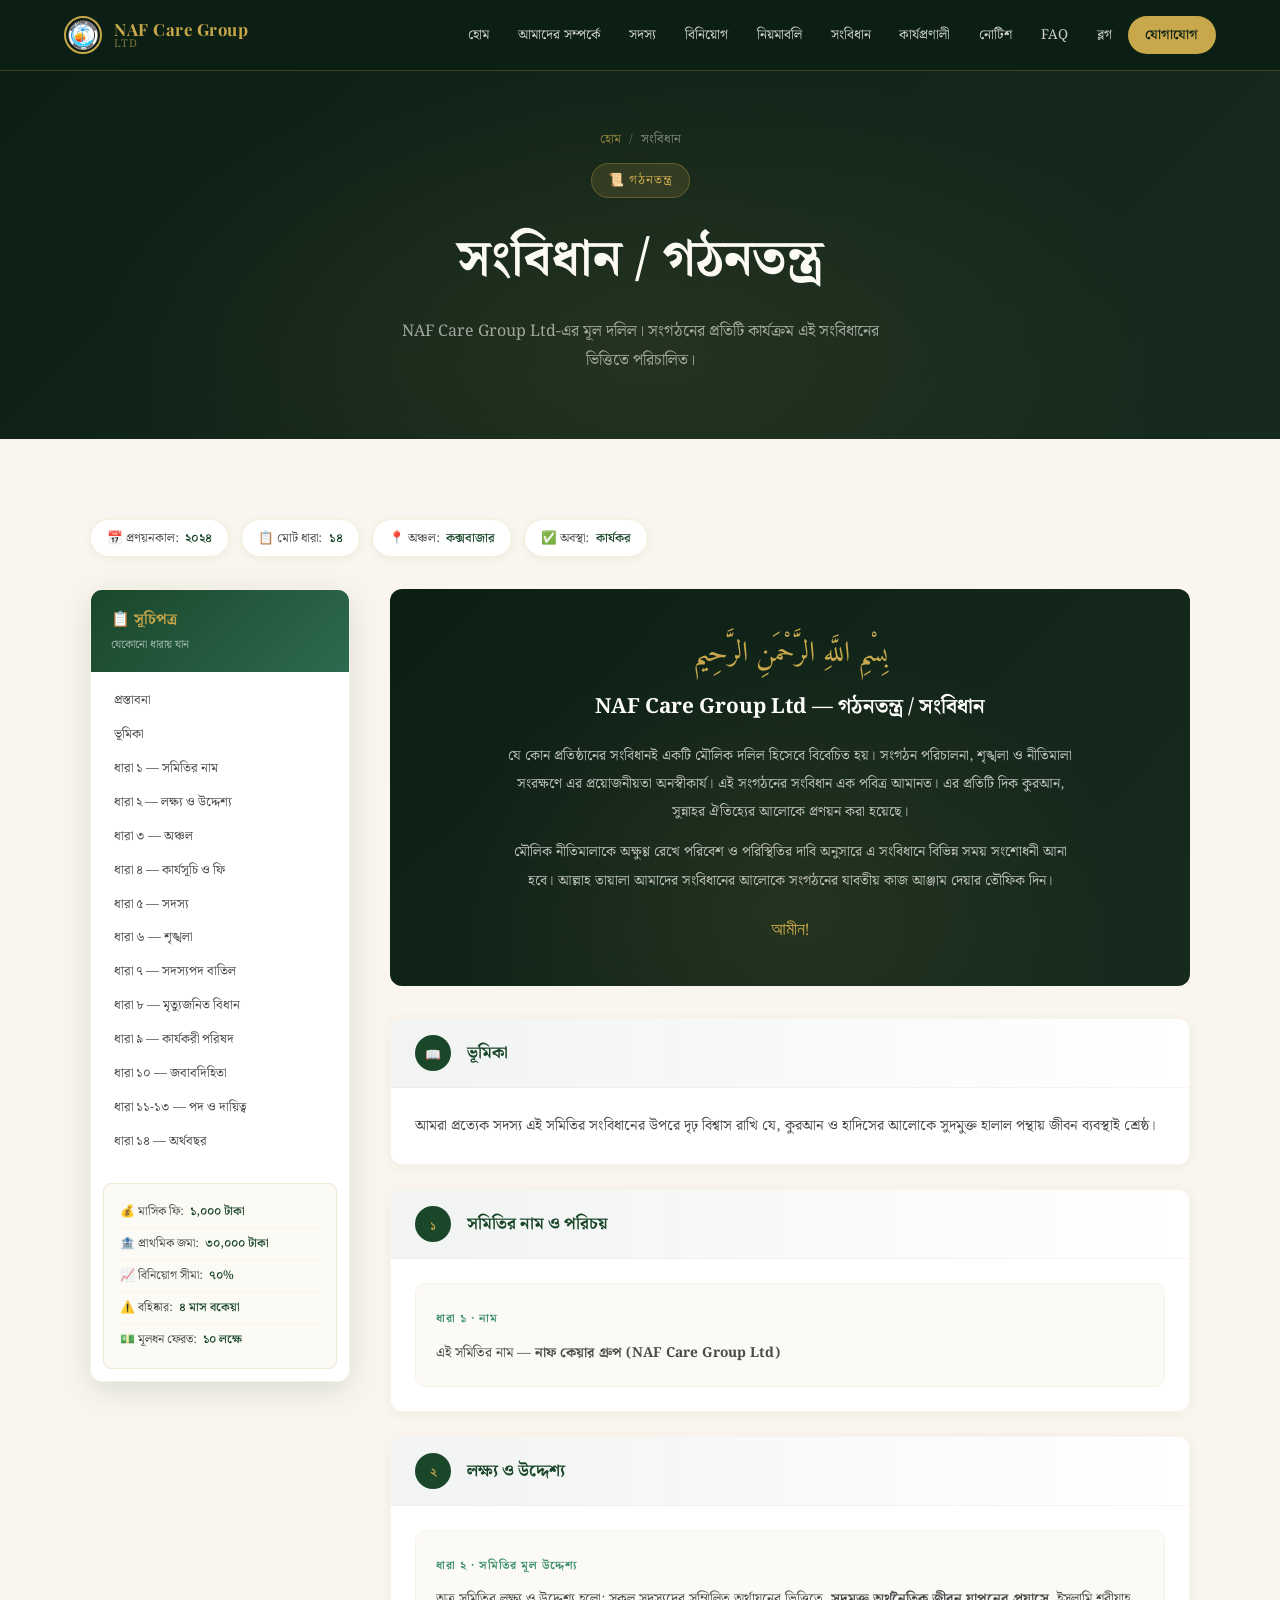
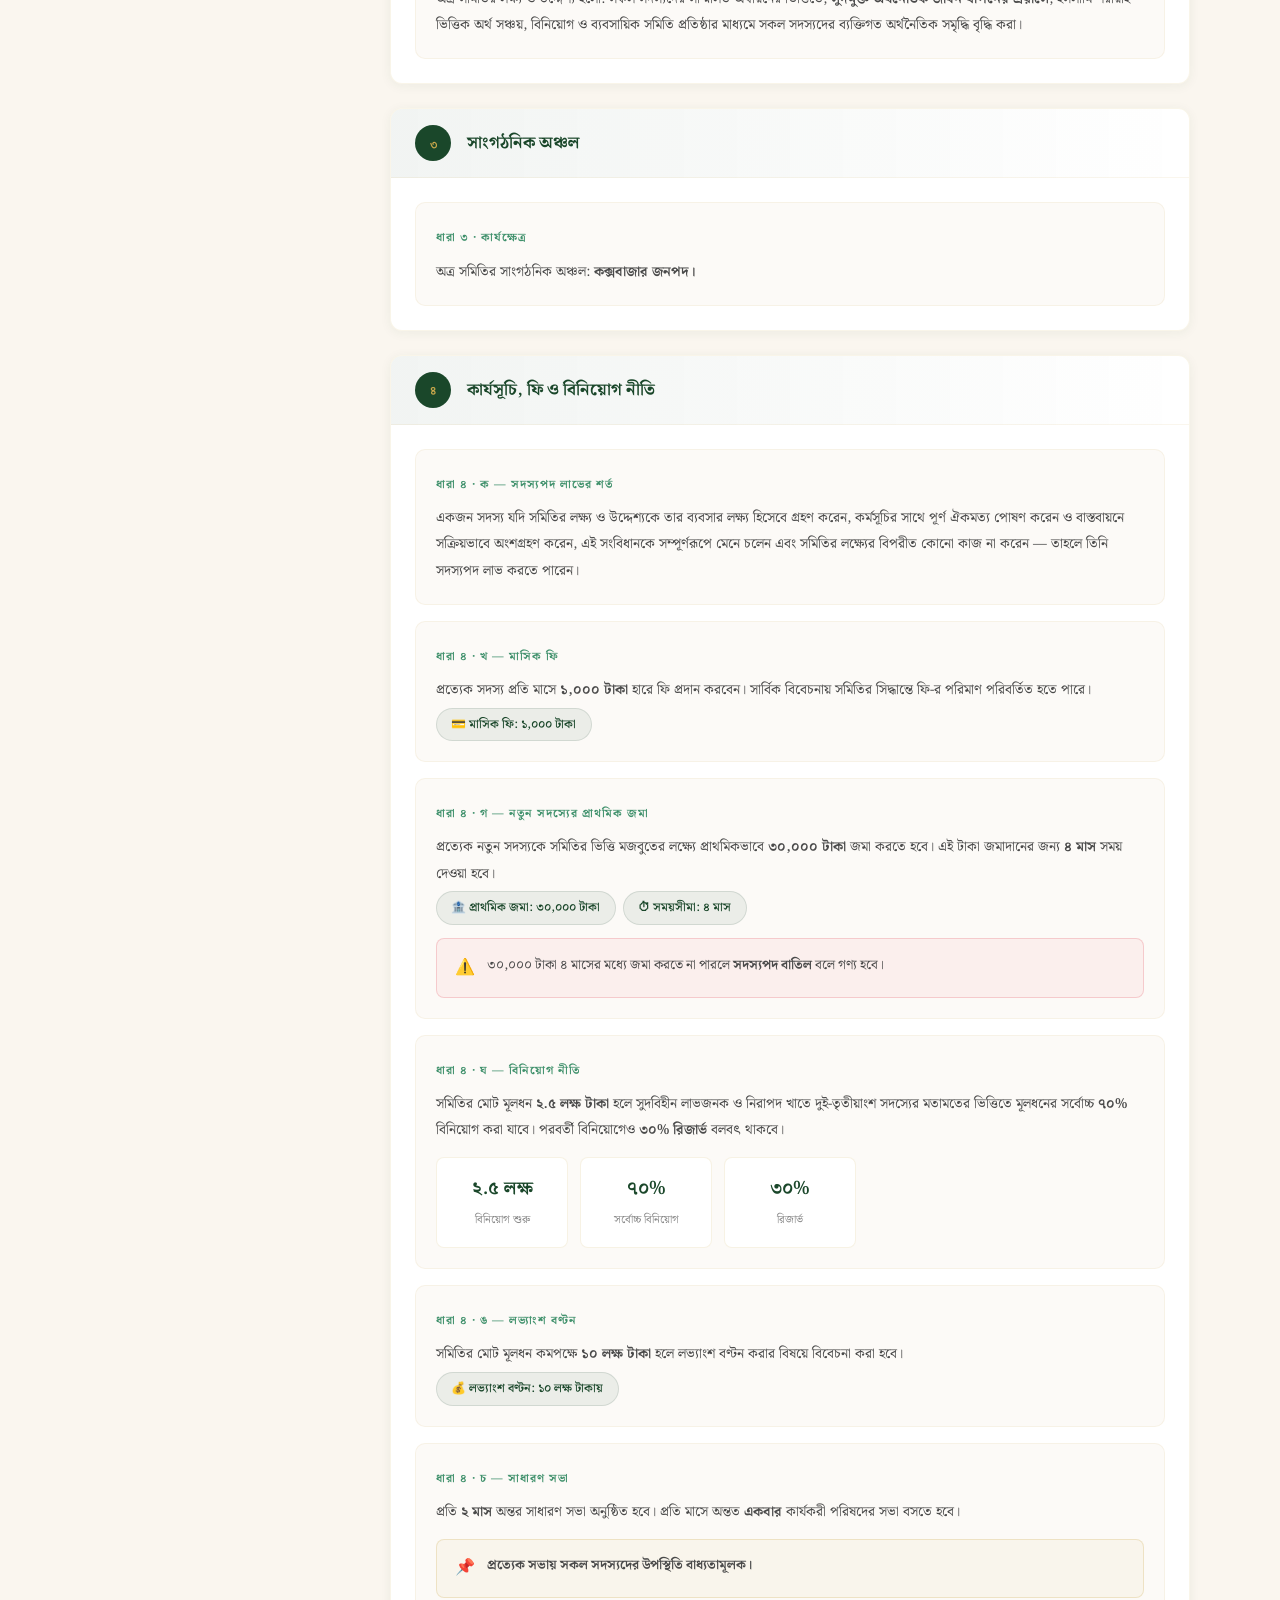
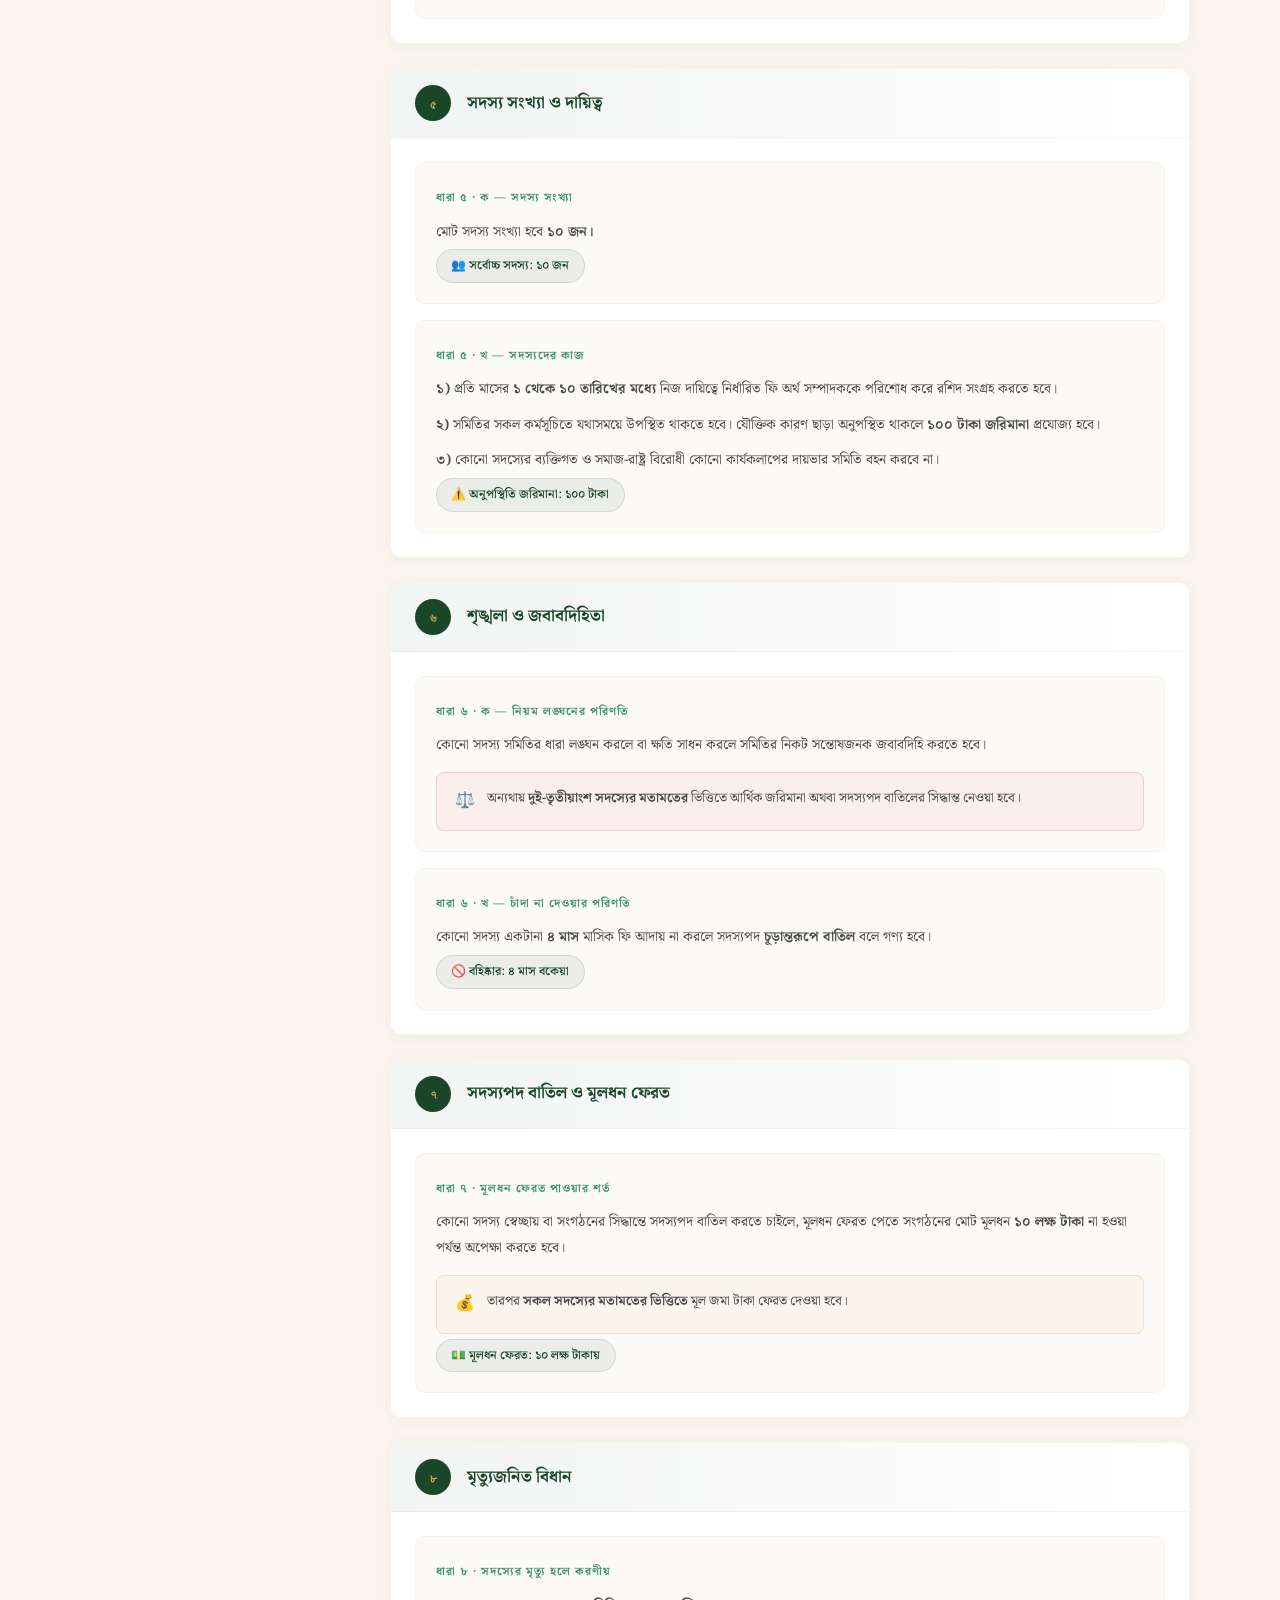
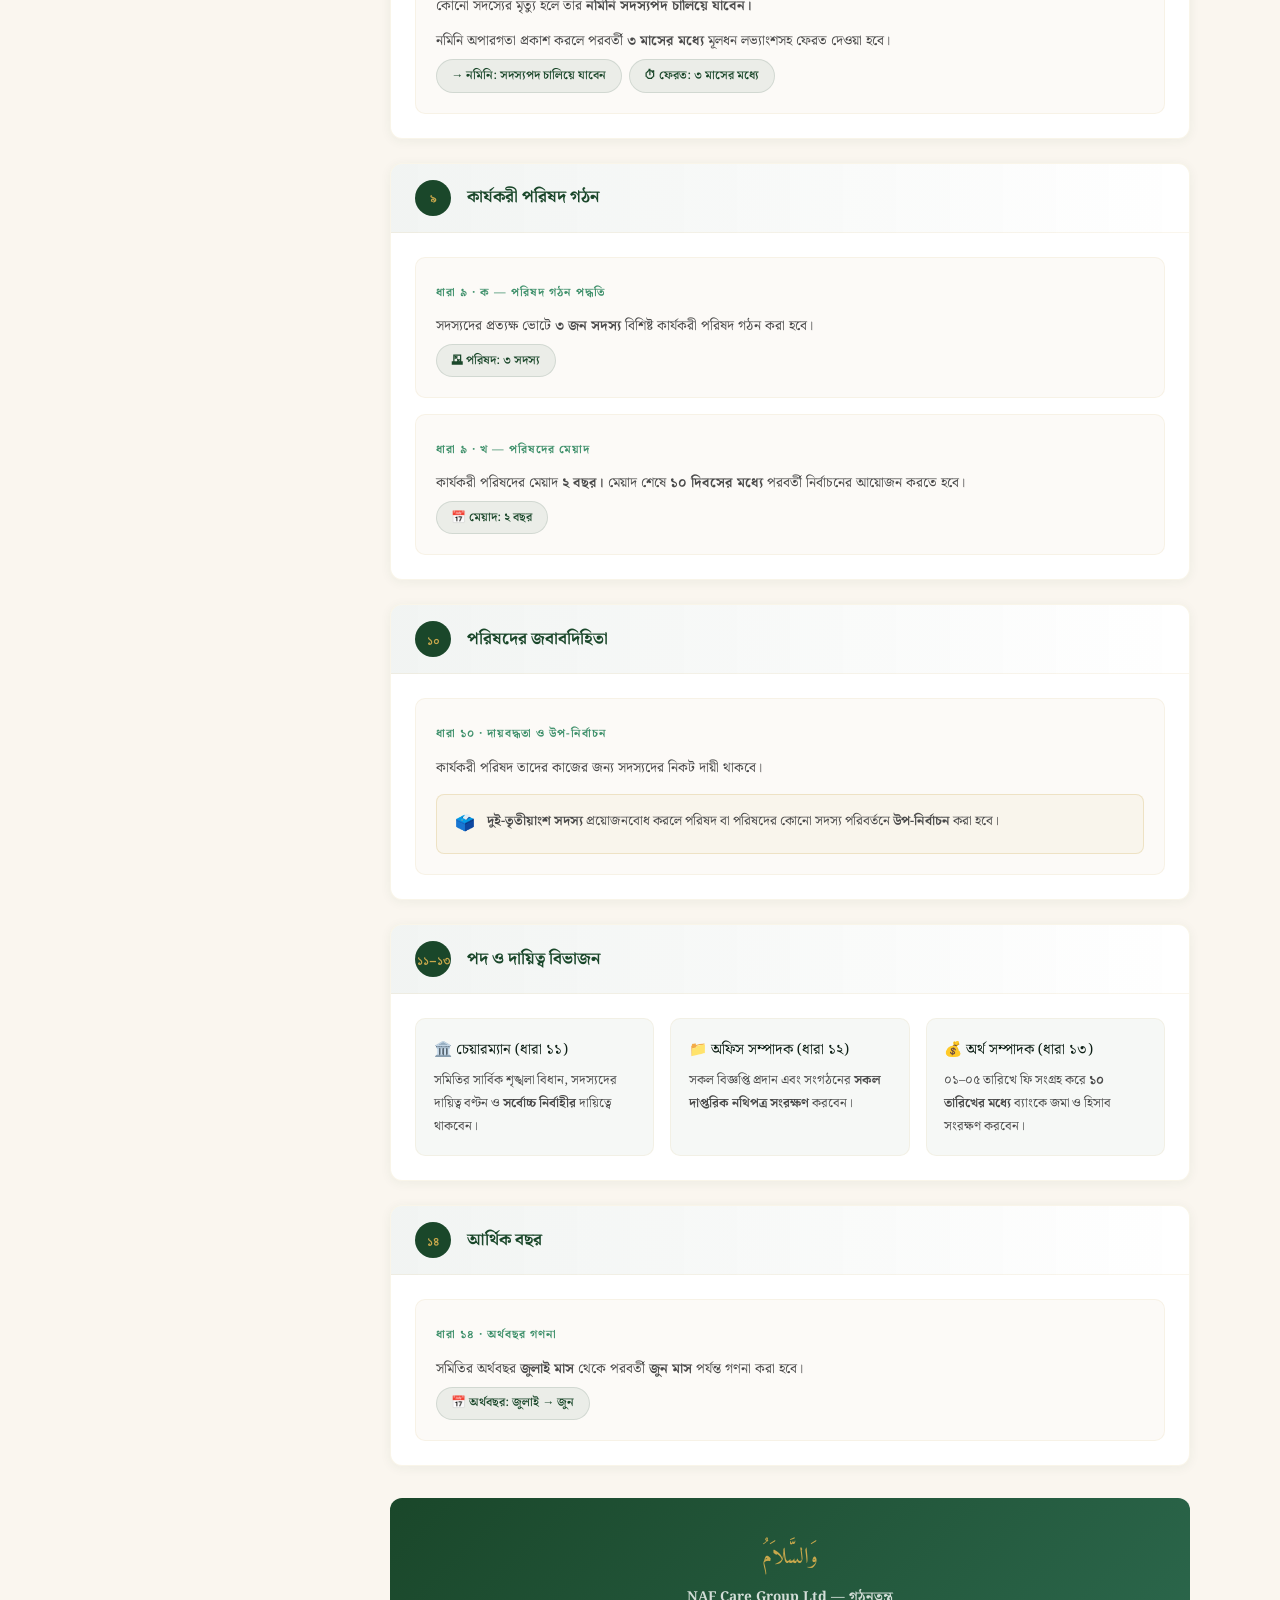
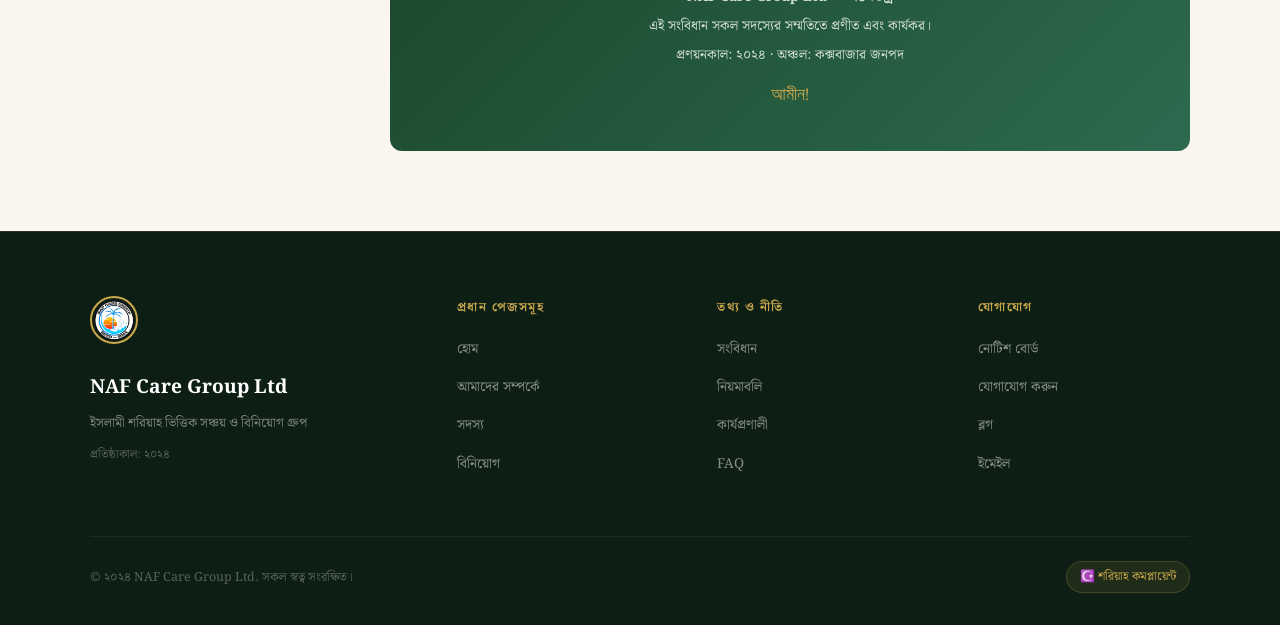
<file: constitution/index.html>
<!DOCTYPE html>
<html lang="bn">
<head>
  <meta charset="UTF-8" />
  <meta name="viewport" content="width=device-width, initial-scale=1.0" />
  <title>সংবিধান — NAF Care Group Ltd</title>

  <link rel="canonical" href="https://nafcare.github.io/constitution/" />
<meta name="description" content="NAF Care Group Ltd এর সংবিধান — সদস্যপদ, মাসিক চাঁদা, বিনিয়োগ নীতি ও শরিয়াহ ভিত্তিক নিয়মাবলি সম্পর্কে বিস্তারিত।" />

<!-- Open Graph -->
<meta property="og:type" content="website" />
<meta property="og:site_name" content="NAF Care Group Ltd" />
<meta property="og:title" content="সংবিধান — NAF Care Group Ltd" />
<meta property="og:description" content="NAF Care Group Ltd এর সংবিধান — সদস্যপদ, মাসিক চাঁদা, বিনিয়োগ নীতি ও শরিয়াহ ভিত্তিক নিয়মাবলি সম্পর্কে বিস্তারিত।" />
<meta property="og:image" content="https://nafcare.github.io/og-banner.png" />
<meta property="og:image:width" content="1200" />
<meta property="og:image:height" content="630" />
<meta property="og:url" content="https://nafcare.github.io/constitution/" />
<meta property="og:locale" content="bn_BD" />

<!-- Twitter Card -->
<meta name="twitter:card" content="summary_large_image" />
<meta name="twitter:title" content="সংবিধান — NAF Care Group Ltd" />
<meta name="twitter:description" content="NAF Care Group Ltd এর সংবিধান — সদস্যপদ, মাসিক চাঁদা, বিনিয়োগ নীতি ও শরিয়াহ ভিত্তিক নিয়মাবলি সম্পর্কে বিস্তারিত।" />
<meta name="twitter:image" content="https://nafcare.github.io/og-banner.png" />
  
  <link rel="stylesheet" href="../css/style.css" />
  <link rel="icon" href="https://nafcare.github.io/nafcare.png" />
  <style>
    /* ── Sidebar TOC + main layout ── */
    .const-layout {
      display: grid;
      grid-template-columns: 260px 1fr;
      gap: 2.5rem;
      align-items: start;
    }
    @media(max-width: 900px){ .const-layout { grid-template-columns: 1fr; } }

    /* Sticky sidebar */
    .toc-sidebar {
      position: sticky;
      top: 90px;
      background: var(--white);
      border-radius: var(--radius);
      border: 1px solid rgba(201,168,76,0.15);
      box-shadow: var(--shadow);
      overflow: hidden;
    }
    .toc-header {
      background: linear-gradient(135deg, var(--green), var(--green-mid));
      padding: 1rem 1.25rem;
    }
    .toc-header h3 {
      font-family: 'Noto Serif Bengali', serif;
      font-size: .95rem; color: var(--gold);
      margin-bottom: .15rem;
    }
    .toc-header p { font-size: .72rem; color: rgba(255,255,255,.6); }
    .toc-links { padding: .75rem 0; }
    .toc-links a {
      display: block;
      padding: .5rem 1.25rem;
      font-size: .8rem;
      color: var(--text-mid);
      text-decoration: none;
      border-left: 3px solid transparent;
      transition: var(--transition);
      line-height: 1.4;
    }
    .toc-links a:hover { color: var(--green); border-left-color: var(--gold); background: rgba(201,168,76,0.05); }

    /* Quick facts box */
    .quick-facts {
      background: rgba(201,168,76,0.06);
      border: 1px solid rgba(201,168,76,0.2);
      border-radius: 8px;
      margin: .75rem;
      padding: .75rem 1rem;
    }
    .quick-facts p {
      font-size: .75rem;
      color: var(--text-mid);
      padding: .3rem 0;
      border-bottom: 1px solid rgba(201,168,76,0.1);
      display: flex; align-items: center; gap: .4rem;
    }
    .quick-facts p:last-child { border-bottom: none; }
    .quick-facts a { color: var(--green-light); text-decoration: none; }

    /* Preamble */
    .preamble-box {
      background: linear-gradient(135deg, var(--dark), var(--dark-mid));
      border-radius: var(--radius);
      padding: 2.5rem;
      text-align: center;
      margin-bottom: 2rem;
      position: relative; overflow: hidden;
    }
    .preamble-box::before {
      content: '';
      position: absolute; inset: 0;
      background: radial-gradient(ellipse at 50% 80%, rgba(201,168,76,0.1) 0%, transparent 60%);
    }
    .preamble-box .ar-big {
      font-family: 'Amiri', serif;
      font-size: 1.8rem; color: var(--gold);
      display: block; margin-bottom: .5rem;
    }
    .preamble-box h2 {
      font-family: 'Noto Serif Bengali', serif;
      font-size: 1.3rem; color: var(--white);
      margin-bottom: 1rem;
    }
    .preamble-box p { font-size: .88rem; color: rgba(255,255,255,.72); line-height: 2; max-width: 580px; margin: 0 auto; }
    .preamble-box .ameen {
      display: inline-block;
      margin-top: 1.25rem;
      font-family: 'Amiri', serif;
      font-size: 1.1rem; color: var(--gold);
    }

    /* Meta badges */
    .meta-badges {
      display: flex; gap: .75rem; flex-wrap: wrap;
      margin-bottom: 2rem;
    }
    .meta-badge {
      display: inline-flex; align-items: center; gap: .4rem;
      background: var(--white);
      border: 1px solid rgba(201,168,76,0.2);
      border-radius: 50px;
      padding: .4rem 1rem;
      font-size: .78rem;
      color: var(--text-mid);
      box-shadow: 0 2px 8px rgba(26,71,42,0.06);
    }
    .meta-badge span { color: var(--green); font-weight: 600; }

    /* Article cards */
    .article-card {
      background: var(--white);
      border-radius: var(--radius);
      border: 1px solid rgba(201,168,76,0.12);
      box-shadow: 0 2px 12px rgba(26,71,42,0.06);
      margin-bottom: 1.5rem;
      overflow: hidden;
      scroll-margin-top: 90px;
    }
    .article-header {
      background: linear-gradient(90deg, rgba(26,71,42,0.06) 0%, transparent 100%);
      padding: 1rem 1.5rem;
      display: flex; align-items: center; gap: 1rem;
      border-bottom: 1px solid rgba(201,168,76,0.1);
    }
    .article-num {
      width: 36px; height: 36px; flex-shrink: 0;
      border-radius: 50%;
      background: var(--green);
      color: var(--gold);
      display: flex; align-items: center; justify-content: center;
      font-size: .8rem; font-weight: 700;
      font-family: 'Playfair Display', serif;
    }
    .article-header h3 {
      font-family: 'Noto Serif Bengali', serif;
      font-size: 1.05rem; color: var(--green);
    }
    .article-body { padding: 1.5rem; }

    /* Sub-article */
    .sub-article {
      border: 1px solid rgba(201,168,76,0.1);
      border-radius: 10px;
      padding: 1.25rem;
      margin-bottom: 1rem;
      background: rgba(250,246,239,0.5);
    }
    .sub-article:last-child { margin-bottom: 0; }
    .sub-label {
      display: inline-flex; align-items: center; gap: .4rem;
      font-size: .72rem; font-weight: 700;
      color: var(--green-light);
      text-transform: uppercase; letter-spacing: 1px;
      margin-bottom: .6rem;
    }
    .sub-article h4 {
      font-family: 'Noto Serif Bengali', serif;
      font-size: .95rem; color: var(--dark);
      margin-bottom: .5rem;
    }
    .sub-article p { font-size: .86rem; color: var(--text-mid); line-height: 1.9; }

    /* Highlight pill inside articles */
    .info-pill {
      display: inline-flex; align-items: center; gap: .4rem;
      background: rgba(26,71,42,0.07);
      border: 1px solid rgba(26,71,42,0.12);
      border-radius: 50px;
      padding: .3rem .9rem;
      font-size: .75rem;
      color: var(--green);
      font-weight: 600;
      margin: .3rem .2rem 0 0;
    }

    /* Warning block */
    .warn-block {
      background: rgba(220,53,69,0.05);
      border: 1px solid rgba(220,53,69,0.2);
      border-radius: 8px;
      padding: .9rem 1.1rem;
      display: flex; gap: .75rem; align-items: flex-start;
      margin-top: .85rem;
      font-size: .83rem; color: var(--text-mid);
    }
    .warn-block .wi { flex-shrink: 0; font-size: 1rem; }

    /* Note block */
    .note-block {
      background: rgba(201,168,76,0.06);
      border: 1px solid rgba(201,168,76,0.25);
      border-radius: 8px;
      padding: .9rem 1.1rem;
      display: flex; gap: .75rem; align-items: flex-start;
      margin-top: .85rem;
      font-size: .83rem; color: var(--text-mid);
    }
    .note-block .wi { flex-shrink: 0; font-size: 1rem; }

    /* Three-col stat row */
    .stat-row {
      display: grid;
      grid-template-columns: repeat(auto-fill, minmax(130px, 1fr));
      gap: .75rem;
      margin-top: .85rem;
    }
    .stat-box {
      background: var(--white);
      border: 1px solid rgba(201,168,76,0.15);
      border-radius: 8px;
      padding: .85rem 1rem;
      text-align: center;
    }
    .stat-box .sv { font-family:'Noto Serif Bengali',serif; font-size:1.15rem; color:var(--green); font-weight:700; display:block; }
    .stat-box .sl { font-size:.7rem; color:var(--text-light); margin-top:.15rem; }

    /* Role cards */
    .role-grid { display:grid; grid-template-columns:repeat(auto-fill,minmax(200px,1fr)); gap:1rem; }
    .role-card { background:rgba(26,71,42,0.04); border-radius:10px; padding:1.1rem; border:1px solid rgba(201,168,76,0.1); }
    .role-card .rtitle { font-family:'Noto Serif Bengali',serif; font-size:.92rem; color:var(--dark); margin-bottom:.35rem; }
    .role-card p { font-size:.8rem; color:var(--text-mid); }

    /* Closing box */
    .closing-box {
      background: linear-gradient(135deg, var(--green), var(--green-mid));
      border-radius: var(--radius);
      padding: 2.5rem;
      text-align: center;
      margin-top: 2rem;
    }
    .closing-box .ar { font-family:'Amiri',serif; font-size:1.4rem; color:var(--gold); display:block; margin-bottom:.4rem; }
    .closing-box p { font-size:.85rem; color:rgba(255,255,255,.8); margin-bottom:.3rem; }
    .closing-box .ameen { font-family:'Amiri',serif; font-size:1.1rem; color:var(--gold); display:block; margin-top:.75rem; }
  </style>
</head>
<body>

<nav class="navbar">
  <div class="nav-inner">
    <a href="../" class="nav-brand">
      <img src="https://nafcare.github.io/nafcare.png" alt="NAF Care Group Logo" />
      <div class="nav-brand-text"><span>NAF Care Group</span><span>Ltd</span></div>
    </a>
    <button class="hamburger" aria-label="মেনু"><span></span><span></span><span></span></button>
    <ul class="nav-links">
      <li><a href="../">হোম</a></li>
      <li><a href="../about/">আমাদের সম্পর্কে</a></li>
      <li><a href="../members/">সদস্য</a></li>
      <li><a href="../investment/">বিনিয়োগ</a></li>
      <li><a href="../rules/">নিয়মাবলি</a></li>
      <li><a href="../constitution/">সংবিধান</a></li>
      <li><a href="../procedure/">কার্যপ্রণালী</a></li>
      <li><a href="../notice/">নোটিশ</a></li>
      <li><a href="../faq/">FAQ</a></li>


    <li><a href="blog/">ব্লগ</a></li>
      <li><a href="../contact/" class="nav-contact-btn">যোগাযোগ</a></li>
    </ul>
  </div>
</nav>

<!-- PAGE HEADER -->
<div class="page-header">
  <div class="breadcrumb"><a href="../">হোম</a> <span>/</span> সংবিধান</div>
  <div class="page-badge">📜 গঠনতন্ত্র</div>
  <h1>সংবিধান / গঠনতন্ত্র</h1>
  <p>NAF Care Group Ltd-এর মূল দলিল। সংগঠনের প্রতিটি কার্যক্রম এই সংবিধানের ভিত্তিতে পরিচালিত।</p>
</div>

<section class="bg-cream">
  <div class="container">

    <!-- META BADGES -->
    <div class="meta-badges fade-in">
      <div class="meta-badge">📅 প্রণয়নকাল: <span>২০২৪</span></div>
      <div class="meta-badge">📋 মোট ধারা: <span>১৪</span></div>
      <div class="meta-badge">📍 অঞ্চল: <span>কক্সবাজার</span></div>
      <div class="meta-badge">✅ অবস্থা: <span>কার্যকর</span></div>
    </div>

    <div class="const-layout">

      <!-- SIDEBAR TOC -->
      <aside class="toc-sidebar fade-in">
        <div class="toc-header">
          <h3>📋 সূচিপত্র</h3>
          <p>যেকোনো ধারায় যান</p>
        </div>
        <nav class="toc-links">
          <a href="#preamble">প্রস্তাবনা</a>
          <a href="#intro">ভূমিকা</a>
          <a href="#dh1">ধারা ১ — সমিতির নাম</a>
          <a href="#dh2">ধারা ২ — লক্ষ্য ও উদ্দেশ্য</a>
          <a href="#dh3">ধারা ৩ — অঞ্চল</a>
          <a href="#dh4">ধারা ৪ — কার্যসূচি ও ফি</a>
          <a href="#dh5">ধারা ৫ — সদস্য</a>
          <a href="#dh6">ধারা ৬ — শৃঙ্খলা</a>
          <a href="#dh7">ধারা ৭ — সদস্যপদ বাতিল</a>
          <a href="#dh8">ধারা ৮ — মৃত্যুজনিত বিধান</a>
          <a href="#dh9">ধারা ৯ — কার্যকরী পরিষদ</a>
          <a href="#dh10">ধারা ১০ — জবাবদিহিতা</a>
          <a href="#dh11">ধারা ১১-১৩ — পদ ও দায়িত্ব</a>
          <a href="#dh14">ধারা ১৪ — অর্থবছর</a>
        </nav>
        <div class="quick-facts">
          <p>💰 মাসিক ফি: <span style="color:var(--green);font-weight:600;">১,০০০ টাকা</span></p>
          <p>🏦 প্রাথমিক জমা: <span style="color:var(--green);font-weight:600;">৩০,০০০ টাকা</span></p>
          <p>📈 বিনিয়োগ সীমা: <span style="color:var(--green);font-weight:600;">৭০%</span></p>
          <p>⚠️ বহিষ্কার: <span style="color:var(--green);font-weight:600;">৪ মাস বকেয়া</span></p>
          <p>💵 মূলধন ফেরত: <span style="color:var(--green);font-weight:600;">১০ লক্ষে</span></p>
        </div>
      </aside>

      <!-- MAIN CONTENT -->
      <div>

        <!-- PREAMBLE -->
        <div class="preamble-box fade-in" id="preamble">
          <span class="ar-big">بِسْمِ اللَّهِ الرَّحْمَنِ الرَّحِيم</span>
          <h2>NAF Care Group Ltd — গঠনতন্ত্র / সংবিধান</h2>
          <p>যে কোন প্রতিষ্ঠানের সংবিধানই একটি মৌলিক দলিল হিসেবে বিবেচিত হয়। সংগঠন পরিচালনা, শৃঙ্খলা ও নীতিমালা সংরক্ষণে এর প্রয়োজনীয়তা অনস্বীকার্য। এই সংগঠনের সংবিধান এক পবিত্র আমানত। এর প্রতিটি দিক কুরআন, সুন্নাহর ঐতিহ্যের আলোকে প্রণয়ন করা হয়েছে।</p>
          <p style="margin-top:.75rem;">মৌলিক নীতিমালাকে অক্ষুণ্ণ রেখে পরিবেশ ও পরিস্থিতির দাবি অনুসারে এ সংবিধানে বিভিন্ন সময় সংশোধনী আনা হবে। আল্লাহ তায়ালা আমাদের সংবিধানের আলোকে সংগঠনের যাবতীয় কাজ আঞ্জাম দেয়ার তৌফিক দিন।</p>
          <span class="ameen">আমীন!</span>
        </div>

        <!-- INTRO -->
        <div class="article-card fade-in" id="intro">
          <div class="article-header">
            <div class="article-num">📖</div>
            <h3>ভূমিকা</h3>
          </div>
          <div class="article-body">
            <p style="font-size:.9rem; color:var(--text-mid); line-height:1.95;">আমরা প্রত্যেক সদস্য এই সমিতির সংবিধানের উপরে দৃঢ় বিশ্বাস রাখি যে, কুরআন ও হাদিসের আলোকে সুদমুক্ত হালাল পন্থায় জীবন ব্যবস্থাই শ্রেষ্ঠ।</p>
          </div>
        </div>

        <!-- ধারা ১ -->
        <div class="article-card fade-in" id="dh1">
          <div class="article-header">
            <div class="article-num">১</div>
            <h3>সমিতির নাম ও পরিচয়</h3>
          </div>
          <div class="article-body">
            <div class="sub-article">
              <span class="sub-label">ধারা ১ · নাম</span>
              <p>এই সমিতির নাম — <strong>নাফ কেয়ার গ্রুপ (NAF Care Group Ltd)</strong></p>
            </div>
          </div>
        </div>

        <!-- ধারা ২ -->
        <div class="article-card fade-in" id="dh2">
          <div class="article-header">
            <div class="article-num">২</div>
            <h3>লক্ষ্য ও উদ্দেশ্য</h3>
          </div>
          <div class="article-body">
            <div class="sub-article">
              <span class="sub-label">ধারা ২ · সমিতির মূল উদ্দেশ্য</span>
              <p>অত্র সমিতির লক্ষ্য ও উদ্দেশ্য হলো: সকল সদস্যদের সম্মিলিত অর্থায়নের ভিত্তিতে, <strong>সুদমুক্ত অর্থনৈতিক জীবন যাপনের প্রয়াসে</strong>, ইসলামি শরীয়াহ ভিত্তিক অর্থ সঞ্চয়, বিনিয়োগ ও ব্যবসায়িক সমিতি প্রতিষ্ঠার মাধ্যমে সকল সদস্যদের ব্যক্তিগত অর্থনৈতিক সমৃদ্ধি বৃদ্ধি করা।</p>
            </div>
          </div>
        </div>

        <!-- ধারা ৩ -->
        <div class="article-card fade-in" id="dh3">
          <div class="article-header">
            <div class="article-num">৩</div>
            <h3>সাংগঠনিক অঞ্চল</h3>
          </div>
          <div class="article-body">
            <div class="sub-article">
              <span class="sub-label">ধারা ৩ · কার্যক্ষেত্র</span>
              <p>অত্র সমিতির সাংগঠনিক অঞ্চল: <strong>কক্সবাজার জনপদ।</strong></p>
            </div>
          </div>
        </div>

        <!-- ধারা ৪ -->
        <div class="article-card fade-in" id="dh4">
          <div class="article-header">
            <div class="article-num">৪</div>
            <h3>কার্যসূচি, ফি ও বিনিয়োগ নীতি</h3>
          </div>
          <div class="article-body">
            <div class="sub-article">
              <span class="sub-label">ধারা ৪ · ক — সদস্যপদ লাভের শর্ত</span>
              <p>একজন সদস্য যদি সমিতির লক্ষ্য ও উদ্দেশ্যকে তার ব্যবসার লক্ষ্য হিসেবে গ্রহণ করেন, কর্মসূচির সাথে পূর্ণ ঐকমত্য পোষণ করেন ও বাস্তবায়নে সক্রিয়ভাবে অংশগ্রহণ করেন, এই সংবিধানকে সম্পূর্ণরূপে মেনে চলেন এবং সমিতির লক্ষ্যের বিপরীত কোনো কাজ না করেন — তাহলে তিনি সদস্যপদ লাভ করতে পারেন।</p>
            </div>
            <div class="sub-article">
              <span class="sub-label">ধারা ৪ · খ — মাসিক ফি</span>
              <p>প্রত্যেক সদস্য প্রতি মাসে <strong>১,০০০ টাকা</strong> হারে ফি প্রদান করবেন। সার্বিক বিবেচনায় সমিতির সিদ্ধান্তে ফি-র পরিমাণ পরিবর্তিত হতে পারে।</p>
              <span class="info-pill">💳 মাসিক ফি: ১,০০০ টাকা</span>
            </div>
            <div class="sub-article">
              <span class="sub-label">ধারা ৪ · গ — নতুন সদস্যের প্রাথমিক জমা</span>
              <p>প্রত্যেক নতুন সদস্যকে সমিতির ভিত্তি মজবুতের লক্ষ্যে প্রাথমিকভাবে <strong>৩০,০০০ টাকা</strong> জমা করতে হবে। এই টাকা জমাদানের জন্য <strong>৪ মাস</strong> সময় দেওয়া হবে।</p>
              <span class="info-pill">🏦 প্রাথমিক জমা: ৩০,০০০ টাকা</span>
              <span class="info-pill">⏱ সময়সীমা: ৪ মাস</span>
              <div class="warn-block"><span class="wi">⚠️</span><span>৩০,০০০ টাকা ৪ মাসের মধ্যে জমা করতে না পারলে <strong>সদস্যপদ বাতিল</strong> বলে গণ্য হবে।</span></div>
            </div>
            <div class="sub-article">
              <span class="sub-label">ধারা ৪ · ঘ — বিনিয়োগ নীতি</span>
              <p>সমিতির মোট মূলধন <strong>২.৫ লক্ষ টাকা</strong> হলে সুদবিহীন লাভজনক ও নিরাপদ খাতে দুই-তৃতীয়াংশ সদস্যের মতামতের ভিত্তিতে মূলধনের সর্বোচ্চ <strong>৭০%</strong> বিনিয়োগ করা যাবে। পরবর্তী বিনিয়োগেও <strong>৩০% রিজার্ভ</strong> বলবৎ থাকবে।</p>
              <div class="stat-row">
                <div class="stat-box"><span class="sv">২.৫ লক্ষ</span><span class="sl">বিনিয়োগ শুরু</span></div>
                <div class="stat-box"><span class="sv">৭০%</span><span class="sl">সর্বোচ্চ বিনিয়োগ</span></div>
                <div class="stat-box"><span class="sv">৩০%</span><span class="sl">রিজার্ভ</span></div>
              </div>
            </div>
            <div class="sub-article">
              <span class="sub-label">ধারা ৪ · ঙ — লভ্যাংশ বণ্টন</span>
              <p>সমিতির মোট মূলধন কমপক্ষে <strong>১০ লক্ষ টাকা</strong> হলে লভ্যাংশ বণ্টন করার বিষয়ে বিবেচনা করা হবে।</p>
              <span class="info-pill">💰 লভ্যাংশ বণ্টন: ১০ লক্ষ টাকায়</span>
            </div>
            <div class="sub-article">
              <span class="sub-label">ধারা ৪ · চ — সাধারণ সভা</span>
              <p>প্রতি <strong>২ মাস</strong> অন্তর সাধারণ সভা অনুষ্ঠিত হবে। প্রতি মাসে অন্তত <strong>একবার</strong> কার্যকরী পরিষদের সভা বসতে হবে।</p>
              <div class="note-block"><span class="wi">📌</span><span><strong>প্রত্যেক সভায় সকল সদস্যদের উপস্থিতি বাধ্যতামূলক।</strong></span></div>
            </div>
          </div>
        </div>

        <!-- ধারা ৫ -->
        <div class="article-card fade-in" id="dh5">
          <div class="article-header">
            <div class="article-num">৫</div>
            <h3>সদস্য সংখ্যা ও দায়িত্ব</h3>
          </div>
          <div class="article-body">
            <div class="sub-article">
              <span class="sub-label">ধারা ৫ · ক — সদস্য সংখ্যা</span>
              <p>মোট সদস্য সংখ্যা হবে <strong>১০ জন।</strong></p>
              <span class="info-pill">👥 সর্বোচ্চ সদস্য: ১০ জন</span>
            </div>
            <div class="sub-article">
              <span class="sub-label">ধারা ৫ · খ — সদস্যদের কাজ</span>
              <p><strong>১)</strong> প্রতি মাসের <strong>১ থেকে ১০ তারিখের মধ্যে</strong> নিজ দায়িত্বে নির্ধারিত ফি অর্থ সম্পাদককে পরিশোধ করে রশিদ সংগ্রহ করতে হবে।</p>
              <p style="margin-top:.6rem;"><strong>২)</strong> সমিতির সকল কর্মসূচিতে যথাসময়ে উপস্থিত থাকতে হবে। যৌক্তিক কারণ ছাড়া অনুপস্থিত থাকলে <strong>১০০ টাকা জরিমানা</strong> প্রযোজ্য হবে।</p>
              <p style="margin-top:.6rem;"><strong>৩)</strong> কোনো সদস্যের ব্যক্তিগত ও সমাজ-রাষ্ট্র বিরোধী কোনো কার্যকলাপের দায়ভার সমিতি বহন করবে না।</p>
              <span class="info-pill">⚠️ অনুপস্থিতি জরিমানা: ১০০ টাকা</span>
            </div>
          </div>
        </div>

        <!-- ধারা ৬ -->
        <div class="article-card fade-in" id="dh6">
          <div class="article-header">
            <div class="article-num">৬</div>
            <h3>শৃঙ্খলা ও জবাবদিহিতা</h3>
          </div>
          <div class="article-body">
            <div class="sub-article">
              <span class="sub-label">ধারা ৬ · ক — নিয়ম লঙ্ঘনের পরিণতি</span>
              <p>কোনো সদস্য সমিতির ধারা লঙ্ঘন করলে বা ক্ষতি সাধন করলে সমিতির নিকট সন্তোষজনক জবাবদিহি করতে হবে।</p>
              <div class="warn-block"><span class="wi">⚖️</span><span>অন্যথায় <strong>দুই-তৃতীয়াংশ সদস্যের মতামতের</strong> ভিত্তিতে আর্থিক জরিমানা অথবা সদস্যপদ বাতিলের সিদ্ধান্ত নেওয়া হবে।</span></div>
            </div>
            <div class="sub-article">
              <span class="sub-label">ধারা ৬ · খ — চাঁদা না দেওয়ার পরিণতি</span>
              <p>কোনো সদস্য একটানা <strong>৪ মাস</strong> মাসিক ফি আদায় না করলে সদস্যপদ <strong>চূড়ান্তরূপে বাতিল</strong> বলে গণ্য হবে।</p>
              <span class="info-pill">🚫 বহিষ্কার: ৪ মাস বকেয়া</span>
            </div>
          </div>
        </div>

        <!-- ধারা ৭ -->
        <div class="article-card fade-in" id="dh7">
          <div class="article-header">
            <div class="article-num">৭</div>
            <h3>সদস্যপদ বাতিল ও মূলধন ফেরত</h3>
          </div>
          <div class="article-body">
            <div class="sub-article">
              <span class="sub-label">ধারা ৭ · মূলধন ফেরত পাওয়ার শর্ত</span>
              <p>কোনো সদস্য স্বেচ্ছায় বা সংগঠনের সিদ্ধান্তে সদস্যপদ বাতিল করতে চাইলে, মূলধন ফেরত পেতে সংগঠনের মোট মূলধন <strong>১০ লক্ষ টাকা</strong> না হওয়া পর্যন্ত অপেক্ষা করতে হবে।</p>
              <div class="note-block"><span class="wi">💰</span><span>তারপর <strong>সকল সদস্যের মতামতের ভিত্তিতে</strong> মূল জমা টাকা ফেরত দেওয়া হবে।</span></div>
              <span class="info-pill">💵 মূলধন ফেরত: ১০ লক্ষ টাকায়</span>
            </div>
          </div>
        </div>

        <!-- ধারা ৮ -->
        <div class="article-card fade-in" id="dh8">
          <div class="article-header">
            <div class="article-num">৮</div>
            <h3>মৃত্যুজনিত বিধান</h3>
          </div>
          <div class="article-body">
            <div class="sub-article">
              <span class="sub-label">ধারা ৮ · সদস্যের মৃত্যু হলে করণীয়</span>
              <p>কোনো সদস্যের মৃত্যু হলে তার <strong>নমিনি সদস্যপদ চালিয়ে যাবেন।</strong></p>
              <p style="margin-top:.6rem;">নমিনি অপারগতা প্রকাশ করলে পরবর্তী <strong>৩ মাসের মধ্যে</strong> মূলধন লভ্যাংশসহ ফেরত দেওয়া হবে।</p>
              <span class="info-pill">→ নমিনি: সদস্যপদ চালিয়ে যাবেন</span>
              <span class="info-pill">⏱ ফেরত: ৩ মাসের মধ্যে</span>
            </div>
          </div>
        </div>

        <!-- ধারা ৯ -->
        <div class="article-card fade-in" id="dh9">
          <div class="article-header">
            <div class="article-num">৯</div>
            <h3>কার্যকরী পরিষদ গঠন</h3>
          </div>
          <div class="article-body">
            <div class="sub-article">
              <span class="sub-label">ধারা ৯ · ক — পরিষদ গঠন পদ্ধতি</span>
              <p>সদস্যদের প্রত্যক্ষ ভোটে <strong>৩ জন সদস্য</strong> বিশিষ্ট কার্যকরী পরিষদ গঠন করা হবে।</p>
              <span class="info-pill">🗳 পরিষদ: ৩ সদস্য</span>
            </div>
            <div class="sub-article">
              <span class="sub-label">ধারা ৯ · খ — পরিষদের মেয়াদ</span>
              <p>কার্যকরী পরিষদের মেয়াদ <strong>২ বছর।</strong> মেয়াদ শেষে <strong>১০ দিবসের মধ্যে</strong> পরবর্তী নির্বাচনের আয়োজন করতে হবে।</p>
              <span class="info-pill">📅 মেয়াদ: ২ বছর</span>
            </div>
          </div>
        </div>

        <!-- ধারা ১০ -->
        <div class="article-card fade-in" id="dh10">
          <div class="article-header">
            <div class="article-num">১০</div>
            <h3>পরিষদের জবাবদিহিতা</h3>
          </div>
          <div class="article-body">
            <div class="sub-article">
              <span class="sub-label">ধারা ১০ · দায়বদ্ধতা ও উপ-নির্বাচন</span>
              <p>কার্যকরী পরিষদ তাদের কাজের জন্য সদস্যদের নিকট দায়ী থাকবে।</p>
              <div class="note-block"><span class="wi">🗳️</span><span><strong>দুই-তৃতীয়াংশ সদস্য</strong> প্রয়োজনবোধ করলে পরিষদ বা পরিষদের কোনো সদস্য পরিবর্তনে <strong>উপ-নির্বাচন</strong> করা হবে।</span></div>
            </div>
          </div>
        </div>

        <!-- ধারা ১১–১৩ -->
        <div class="article-card fade-in" id="dh11">
          <div class="article-header">
            <div class="article-num">১১–১৩</div>
            <h3>পদ ও দায়িত্ব বিভাজন</h3>
          </div>
          <div class="article-body">
            <div class="role-grid">
              <div class="role-card">
                <p class="rtitle">🏛️ চেয়ারম্যান (ধারা ১১)</p>
                <p>সমিতির সার্বিক শৃঙ্খলা বিধান, সদস্যদের দায়িত্ব বণ্টন ও <strong>সর্বোচ্চ নির্বাহীর</strong> দায়িত্বে থাকবেন।</p>
              </div>
              <div class="role-card">
                <p class="rtitle">📁 অফিস সম্পাদক (ধারা ১২)</p>
                <p>সকল বিজ্ঞপ্তি প্রদান এবং সংগঠনের <strong>সকল দাপ্তরিক নথিপত্র সংরক্ষণ</strong> করবেন।</p>
              </div>
              <div class="role-card">
                <p class="rtitle">💰 অর্থ সম্পাদক (ধারা ১৩)</p>
                <p>০১–০৫ তারিখে ফি সংগ্রহ করে <strong>১০ তারিখের মধ্যে</strong> ব্যাংকে জমা ও হিসাব সংরক্ষণ করবেন।</p>
              </div>
            </div>
          </div>
        </div>

        <!-- ধারা ১৪ -->
        <div class="article-card fade-in" id="dh14">
          <div class="article-header">
            <div class="article-num">১৪</div>
            <h3>আর্থিক বছর</h3>
          </div>
          <div class="article-body">
            <div class="sub-article">
              <span class="sub-label">ধারা ১৪ · অর্থবছর গণনা</span>
              <p>সমিতির অর্থবছর <strong>জুলাই মাস</strong> থেকে পরবর্তী <strong>জুন মাস</strong> পর্যন্ত গণনা করা হবে।</p>
              <span class="info-pill">📅 অর্থবছর: জুলাই → জুন</span>
            </div>
          </div>
        </div>

        <!-- CLOSING -->
        <div class="closing-box fade-in">
          <span class="ar">وَالسَّلاَمُ</span>
          <p><strong>NAF Care Group Ltd — গঠনতন্ত্র</strong></p>
          <p>এই সংবিধান সকল সদস্যের সম্মতিতে প্রণীত এবং কার্যকর।</p>
          <p>প্রণয়নকাল: ২০২৪ · অঞ্চল: কক্সবাজার জনপদ</p>
          <span class="ameen">আমীন!</span>
        </div>

      </div><!-- /main content -->
    </div><!-- /const-layout -->
  </div>
</section>

<footer>
  <div class="footer-inner">
    <div class="footer-top">
      <div class="footer-brand"><img src="https://nafcare.github.io/nafcare.png" alt="NAF Care Group" /><h3>NAF Care Group Ltd</h3><p>ইসলামী শরিয়াহ ভিত্তিক সঞ্চয় ও বিনিয়োগ গ্রুপ</p><p style="margin-top:.5rem;font-size:.75rem;color:rgba(255,255,255,0.3);">প্রতিষ্ঠাকাল: ২০২৪</p></div>
      <div class="footer-col"><h4>প্রধান পেজসমূহ</h4><ul><li><a href="../">হোম</a></li><li><a href="../about/">আমাদের সম্পর্কে</a></li><li><a href="../members/">সদস্য</a></li><li><a href="../investment/">বিনিয়োগ</a></li></ul></div>
      <div class="footer-col"><h4>তথ্য ও নীতি</h4><ul><li><a href="../constitution/">সংবিধান</a></li><li><a href="../rules/">নিয়মাবলি</a></li><li><a href="../procedure/">কার্যপ্রণালী</a></li><li><a href="../faq/">FAQ</a></li></ul></div>
      <div class="footer-col"><h4>যোগাযোগ</h4><ul><li><a href="../notice/">নোটিশ বোর্ড</a></li><li><a href="../contact/">যোগাযোগ করুন</a></li><li><a href="https://nafcaregroup.blogspot.com" target="_blank">ব্লগ</a></li><li><a href="mailto:nafcaregroup@gmail.com">ইমেইল</a></li></ul></div>
    </div>
    <div class="footer-bottom"><p>© ২০২৪ NAF Care Group Ltd. সকল স্বত্ব সংরক্ষিত।</p><div class="halal-badge">☪️ শরিয়াহ কমপ্লায়েন্ট</div></div>
  </div>
</footer>
<script src="../js/main.js"></script>
</body>
</html>
</file>
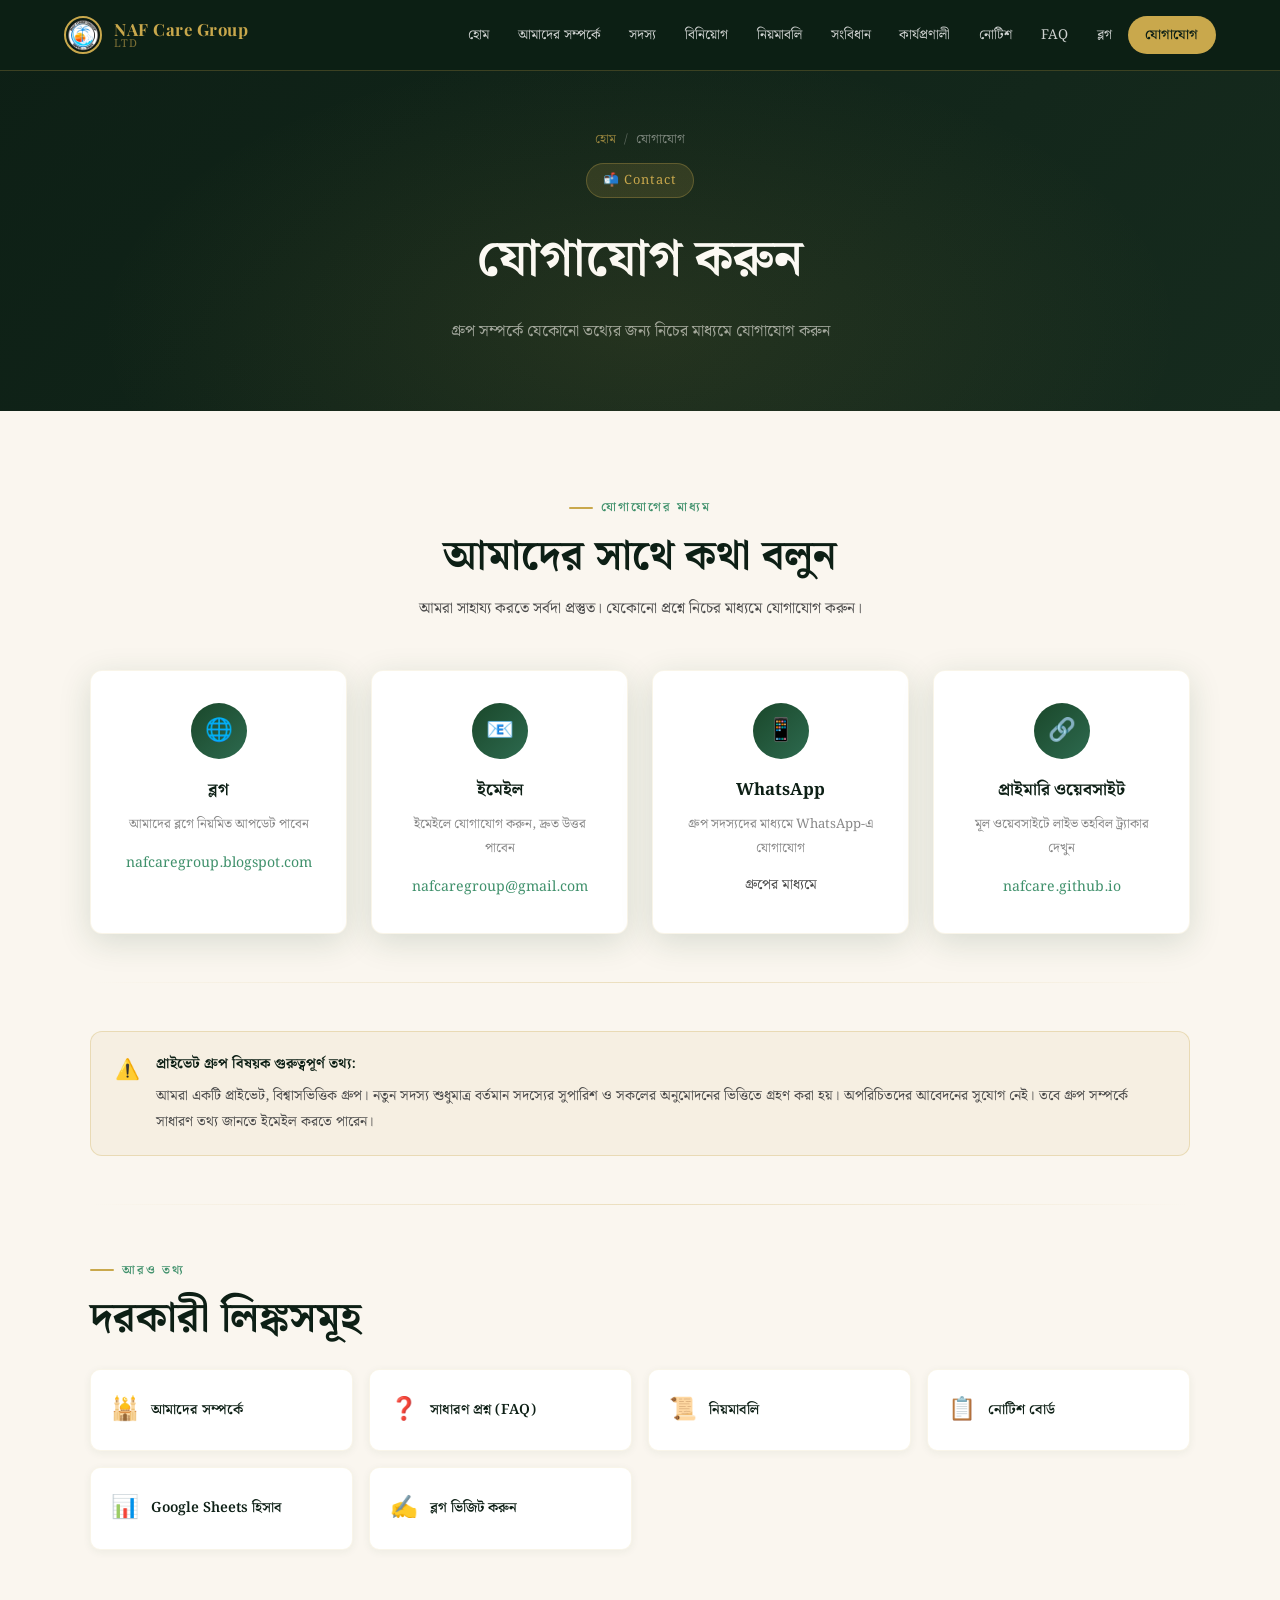
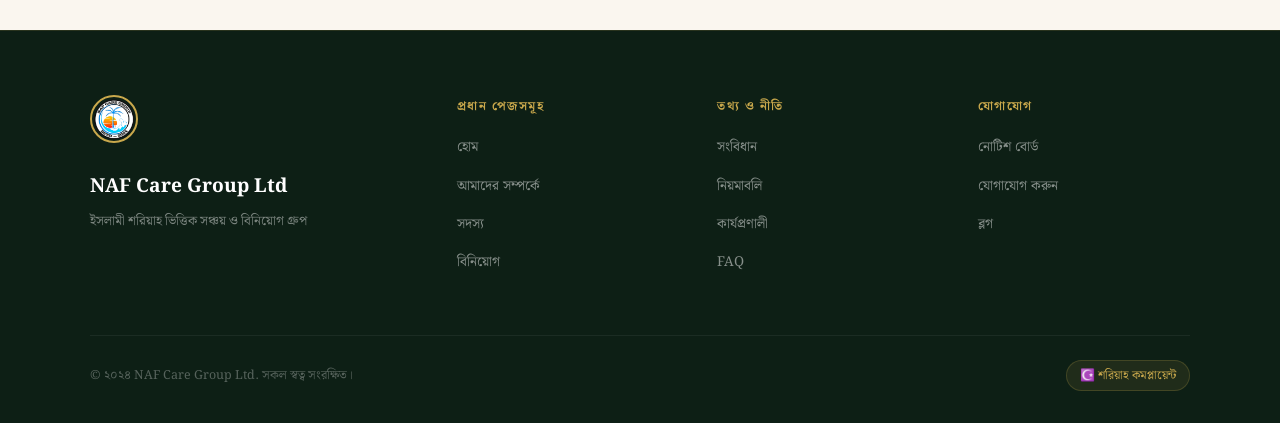
<file: contact/index.html>
<!DOCTYPE html>
<html lang="bn">
<head>
  <meta charset="UTF-8" />
  <meta name="viewport" content="width=device-width, initial-scale=1.0" />
  <title>যোগাযোগ — NAF Care Group Ltd</title>

  <link rel="canonical" href="https://nafcare.github.io/contact/" />
<meta name="description" content="NAF Care Group Ltd এর সাথে যোগাযোগ করুন — সদস্যপদ, বিনিয়োগ বা যেকোনো প্রশ্নের জন্য সরাসরি যোগাযোগ করুন।" />

<!-- Open Graph -->
<meta property="og:type" content="website" />
<meta property="og:site_name" content="NAF Care Group Ltd" />
<meta property="og:title" content="যোগাযোগ — NAF Care Group Ltd" />
<meta property="og:description" content="NAF Care Group Ltd এর সাথে যোগাযোগ করুন — সদস্যপদ, বিনিয়োগ বা যেকোনো প্রশ্নের জন্য সরাসরি যোগাযোগ করুন।" />
<meta property="og:image" content="https://nafcare.github.io/og-banner.png" />
<meta property="og:image:width" content="1200" />
<meta property="og:image:height" content="630" />
<meta property="og:url" content="https://nafcare.github.io/contact/" />
<meta property="og:locale" content="bn_BD" />

<!-- Twitter Card -->
<meta name="twitter:card" content="summary_large_image" />
<meta name="twitter:title" content="যোগাযোগ — NAF Care Group Ltd" />
<meta name="twitter:description" content="NAF Care Group Ltd এর সাথে যোগাযোগ করুন — সদস্যপদ, বিনিয়োগ বা যেকোনো প্রশ্নের জন্য সরাসরি যোগাযোগ করুন।" />
<meta name="twitter:image" content="https://nafcare.github.io/og-banner.png" />
  
  <link rel="stylesheet" href="../css/style.css" />
  <link rel="icon" href="https://nafcare.github.io/nafcare.png" />
</head>
<body>
<nav class="navbar">
  <div class="nav-inner">
    <a href="../" class="nav-brand">
      <img src="https://nafcare.github.io/nafcare.png" alt="NAF Care Group Logo" />
      <div class="nav-brand-text"><span>NAF Care Group</span><span>Ltd</span></div>
    </a>
    <button class="hamburger" aria-label="মেনু"><span></span><span></span><span></span></button>
    <ul class="nav-links">
      <li><a href="../">হোম</a></li>
      <li><a href="../about/">আমাদের সম্পর্কে</a></li>
      <li><a href="../members/">সদস্য</a></li>
      <li><a href="../investment/">বিনিয়োগ</a></li>
      <li><a href="../rules/">নিয়মাবলি</a></li>
      <li><a href="../constitution/">সংবিধান</a></li>
      <li><a href="../procedure/">কার্যপ্রণালী</a></li>
      <li><a href="../notice/">নোটিশ</a></li>
      <li><a href="../faq/">FAQ</a></li>
      <li><a href="blog/">ব্লগ</a></li>
      <li><a href="../contact/" class="nav-contact-btn">যোগাযোগ</a></li>
    </ul>
  </div>
</nav>

<div class="page-header">
  <div class="breadcrumb"><a href="../">হোম</a> <span>/</span> যোগাযোগ</div>
  <div class="page-badge">📬 Contact</div>
  <h1>যোগাযোগ করুন</h1>
  <p>গ্রুপ সম্পর্কে যেকোনো তথ্যের জন্য নিচের মাধ্যমে যোগাযোগ করুন</p>
</div>

<section class="bg-cream">
  <div class="container">

    <div class="text-center mb-3 fade-in">
      <span class="section-label">যোগাযোগের মাধ্যম</span>
      <h2 class="section-title">আমাদের সাথে কথা বলুন</h2>
      <p class="section-desc" style="margin: 0 auto;">আমরা সাহায্য করতে সর্বদা প্রস্তুত। যেকোনো প্রশ্নে নিচের মাধ্যমে যোগাযোগ করুন।</p>
    </div>

    <div class="contact-grid">
      <div class="contact-card fade-in">
        <div class="contact-icon">🌐</div>
        <h3>ব্লগ</h3>
        <p style="margin-bottom: 0.75rem; font-size: 0.82rem; color: var(--text-light);">আমাদের ব্লগে নিয়মিত আপডেট পাবেন</p>
        <a href="https://nafcaregroup.blogspot.com" target="_blank">nafcaregroup.blogspot.com</a>
      </div>

      <div class="contact-card fade-in">
        <div class="contact-icon">📧</div>
        <h3>ইমেইল</h3>
        <p style="margin-bottom: 0.75rem; font-size: 0.82rem; color: var(--text-light);">ইমেইলে যোগাযোগ করুন, দ্রুত উত্তর পাবেন</p>
        <a href="mailto:nafcaregroup@gmail.com">nafcaregroup@gmail.com</a>
      </div>

      <div class="contact-card fade-in">
        <div class="contact-icon">📱</div>
        <h3>WhatsApp</h3>
        <p style="margin-bottom: 0.75rem; font-size: 0.82rem; color: var(--text-light);">গ্রুপ সদস্যদের মাধ্যমে WhatsApp-এ যোগাযোগ</p>
        <p>গ্রুপের মাধ্যমে</p>
      </div>

      <div class="contact-card fade-in">
        <div class="contact-icon">🔗</div>
        <h3>প্রাইমারি ওয়েবসাইট</h3>
        <p style="margin-bottom: 0.75rem; font-size: 0.82rem; color: var(--text-light);">মূল ওয়েবসাইটে লাইভ তহবিল ট্র্যাকার দেখুন</p>
        <a href="https://nafcare.github.io/" target="_blank">nafcare.github.io</a>
      </div>
    </div>

    <div class="divider"></div>

    <div class="alert-box fade-in">
      <span class="alert-icon">⚠️</span>
      <div>
        <p><strong>প্রাইভেট গ্রুপ বিষয়ক গুরুত্বপূর্ণ তথ্য:</strong></p>
        <p style="margin-top: 0.4rem;">আমরা একটি প্রাইভেট, বিশ্বাসভিত্তিক গ্রুপ। নতুন সদস্য শুধুমাত্র বর্তমান সদস্যের সুপারিশ ও সকলের অনুমোদনের ভিত্তিতে গ্রহণ করা হয়। অপরিচিতদের আবেদনের সুযোগ নেই। তবে গ্রুপ সম্পর্কে সাধারণ তথ্য জানতে ইমেইল করতে পারেন।</p>
      </div>
    </div>

    <div class="divider"></div>

    <div class="fade-in">
      <span class="section-label">আরও তথ্য</span>
      <h2 class="section-title" style="margin-bottom: 1.5rem;">দরকারী লিঙ্কসমূহ</h2>
      <div style="display: grid; grid-template-columns: repeat(auto-fill, minmax(220px, 1fr)); gap: 1rem;">
        <a href="../about/" style="text-decoration:none;">
          <div style="background: var(--white); border-radius: 10px; padding: 1.25rem; border: 1px solid rgba(201,168,76,0.12); display: flex; align-items: center; gap: 0.75rem; transition: all 0.3s; box-shadow: 0 2px 8px rgba(26,71,42,0.06);" onmouseover="this.style.borderColor='rgba(201,168,76,0.4)'" onmouseout="this.style.borderColor='rgba(201,168,76,0.12)'">
            <span style="font-size: 1.4rem;">🕌</span>
            <span style="font-size: 0.88rem; color: var(--dark); font-weight: 600;">আমাদের সম্পর্কে</span>
          </div>
        </a>
        <a href="../faq/" style="text-decoration:none;">
          <div style="background: var(--white); border-radius: 10px; padding: 1.25rem; border: 1px solid rgba(201,168,76,0.12); display: flex; align-items: center; gap: 0.75rem; transition: all 0.3s; box-shadow: 0 2px 8px rgba(26,71,42,0.06);" onmouseover="this.style.borderColor='rgba(201,168,76,0.4)'" onmouseout="this.style.borderColor='rgba(201,168,76,0.12)'">
            <span style="font-size: 1.4rem;">❓</span>
            <span style="font-size: 0.88rem; color: var(--dark); font-weight: 600;">সাধারণ প্রশ্ন (FAQ)</span>
          </div>
        </a>
        <a href="../rules/" style="text-decoration:none;">
          <div style="background: var(--white); border-radius: 10px; padding: 1.25rem; border: 1px solid rgba(201,168,76,0.12); display: flex; align-items: center; gap: 0.75rem; transition: all 0.3s; box-shadow: 0 2px 8px rgba(26,71,42,0.06);" onmouseover="this.style.borderColor='rgba(201,168,76,0.4)'" onmouseout="this.style.borderColor='rgba(201,168,76,0.12)'">
            <span style="font-size: 1.4rem;">📜</span>
            <span style="font-size: 0.88rem; color: var(--dark); font-weight: 600;">নিয়মাবলি</span>
          </div>
        </a>
        <a href="../notice/" style="text-decoration:none;">
          <div style="background: var(--white); border-radius: 10px; padding: 1.25rem; border: 1px solid rgba(201,168,76,0.12); display: flex; align-items: center; gap: 0.75rem; transition: all 0.3s; box-shadow: 0 2px 8px rgba(26,71,42,0.06);" onmouseover="this.style.borderColor='rgba(201,168,76,0.4)'" onmouseout="this.style.borderColor='rgba(201,168,76,0.12)'">
            <span style="font-size: 1.4rem;">📋</span>
            <span style="font-size: 0.88rem; color: var(--dark); font-weight: 600;">নোটিশ বোর্ড</span>
          </div>
        </a>
        <a href="https://docs.google.com/spreadsheets/d/16-Xz1LpS_CXWB3LGM-rXt3yiyfjl3ief3L2V2D6Mdtk/edit?usp=drivesdk" target="_blank" style="text-decoration:none;">
          <div style="background: var(--white); border-radius: 10px; padding: 1.25rem; border: 1px solid rgba(201,168,76,0.12); display: flex; align-items: center; gap: 0.75rem; transition: all 0.3s; box-shadow: 0 2px 8px rgba(26,71,42,0.06);" onmouseover="this.style.borderColor='rgba(201,168,76,0.4)'" onmouseout="this.style.borderColor='rgba(201,168,76,0.12)'">
            <span style="font-size: 1.4rem;">📊</span>
            <span style="font-size: 0.88rem; color: var(--dark); font-weight: 600;">Google Sheets হিসাব</span>
          </div>
        </a>
        <a href="https://nafcaregroup.blogspot.com" target="_blank" style="text-decoration:none;">
          <div style="background: var(--white); border-radius: 10px; padding: 1.25rem; border: 1px solid rgba(201,168,76,0.12); display: flex; align-items: center; gap: 0.75rem; transition: all 0.3s; box-shadow: 0 2px 8px rgba(26,71,42,0.06);" onmouseover="this.style.borderColor='rgba(201,168,76,0.4)'" onmouseout="this.style.borderColor='rgba(201,168,76,0.12)'">
            <span style="font-size: 1.4rem;">✍️</span>
            <span style="font-size: 0.88rem; color: var(--dark); font-weight: 600;">ব্লগ ভিজিট করুন</span>
          </div>
        </a>
      </div>
    </div>

  </div>
</section>

<footer>
  <div class="footer-inner">
    <div class="footer-top">
      <div class="footer-brand"><img src="https://nafcare.github.io/nafcare.png" alt="NAF Care Group" /><h3>NAF Care Group Ltd</h3><p>ইসলামী শরিয়াহ ভিত্তিক সঞ্চয় ও বিনিয়োগ গ্রুপ</p></div>
      <div class="footer-col"><h4>প্রধান পেজসমূহ</h4><ul><li><a href="../">হোম</a></li><li><a href="../about/">আমাদের সম্পর্কে</a></li><li><a href="../members/">সদস্য</a></li><li><a href="../investment/">বিনিয়োগ</a></li></ul></div>
      <div class="footer-col"><h4>তথ্য ও নীতি</h4><ul><li><a href="../constitution/">সংবিধান</a></li><li><a href="../rules/">নিয়মাবলি</a></li><li><a href="../procedure/">কার্যপ্রণালী</a></li><li><a href="../faq/">FAQ</a></li></ul></div>
      <div class="footer-col"><h4>যোগাযোগ</h4><ul><li><a href="../notice/">নোটিশ বোর্ড</a></li><li><a href="../contact/">যোগাযোগ করুন</a></li><li><a href="https://nafcaregroup.blogspot.com" target="_blank">ব্লগ</a></li></ul></div>
    </div>
    <div class="footer-bottom"><p>© ২০২৪ NAF Care Group Ltd. সকল স্বত্ব সংরক্ষিত।</p><div class="halal-badge">☪️ শরিয়াহ কমপ্লায়েন্ট</div></div>
  </div>
</footer>
<script src="../js/main.js"></script>
</body>
</html>
</file>
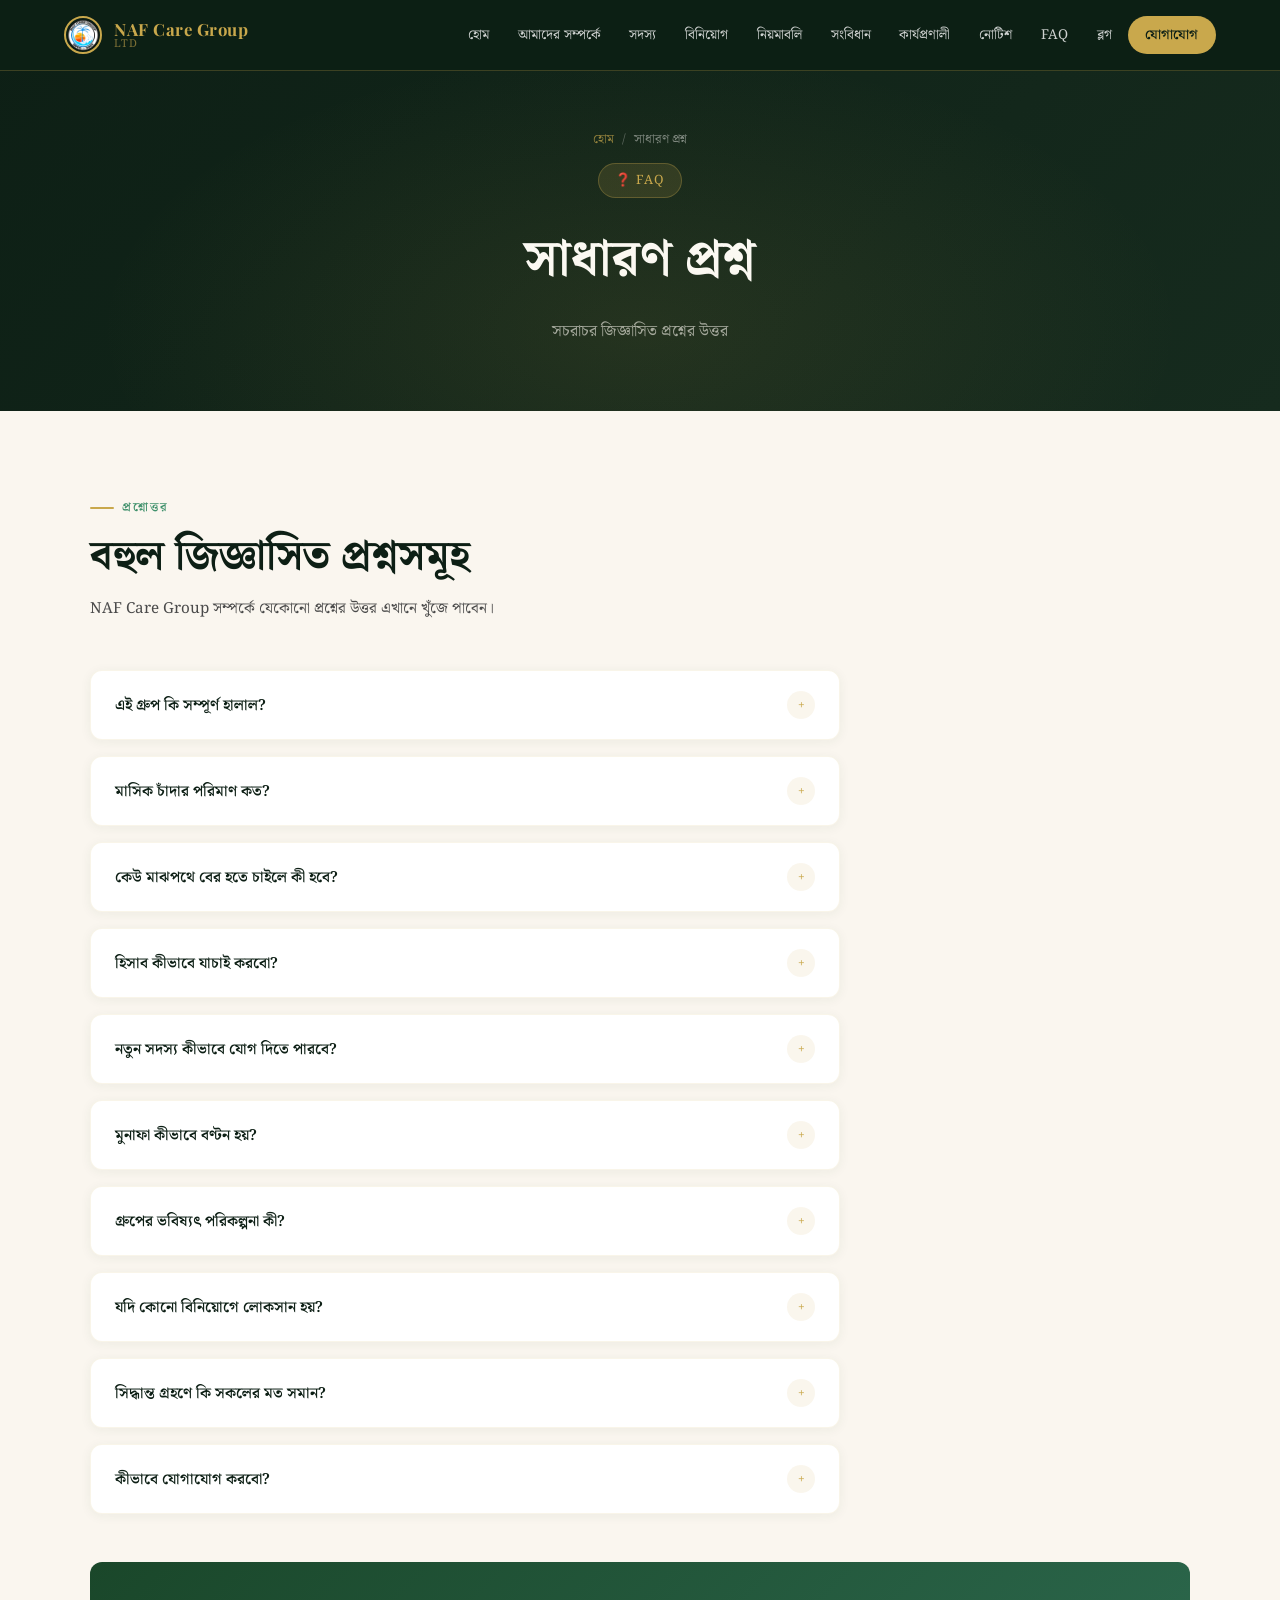
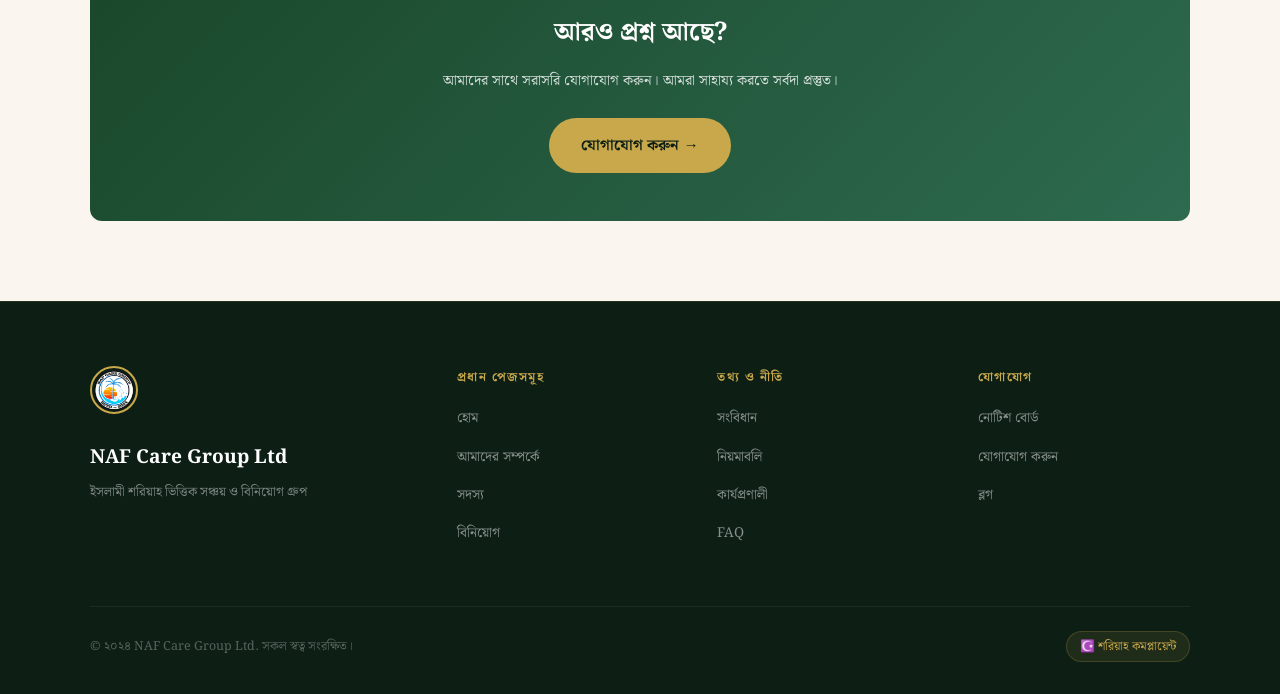
<file: faq/index.html>
<!DOCTYPE html>
<html lang="bn">
<head>
  <meta charset="UTF-8" />
  <meta name="viewport" content="width=device-width, initial-scale=1.0" />
  <title>সাধারণ প্রশ্ন (FAQ) — NAF Care Group Ltd</title>

  <link rel="canonical" href="https://nafcare.github.io/faq/" />
<meta name="description" content="NAF Care Group Ltd সম্পর্কিত সচরাচর জিজ্ঞাসিত প্রশ্ন — সদস্যপদ, চাঁদা, বিনিয়োগ ও নিয়মাবলি নিয়ে উত্তর।" />

<!-- Open Graph -->
<meta property="og:type" content="website" />
<meta property="og:site_name" content="NAF Care Group Ltd" />
<meta property="og:title" content="সাধারণ প্রশ্ন (FAQ) — NAF Care Group Ltd" />
<meta property="og:description" content="NAF Care Group Ltd সম্পর্কিত সচরাচর জিজ্ঞাসিত প্রশ্ন — সদস্যপদ, চাঁদা, বিনিয়োগ ও নিয়মাবলি নিয়ে উত্তর।" />
<meta property="og:image" content="https://nafcare.github.io/og-banner.png" />
<meta property="og:image:width" content="1200" />
<meta property="og:image:height" content="630" />
<meta property="og:url" content="https://nafcare.github.io/faq/" />
<meta property="og:locale" content="bn_BD" />

<!-- Twitter Card -->
<meta name="twitter:card" content="summary_large_image" />
<meta name="twitter:title" content="সাধারণ প্রশ্ন (FAQ) — NAF Care Group Ltd" />
<meta name="twitter:description" content="NAF Care Group Ltd সম্পর্কিত সচরাচর জিজ্ঞাসিত প্রশ্ন — সদস্যপদ, চাঁদা, বিনিয়োগ ও নিয়মাবলি নিয়ে উত্তর।" />
<meta name="twitter:image" content="https://nafcare.github.io/og-banner.png" />
  
  <link rel="stylesheet" href="../css/style.css" />
  <link rel="icon" href="https://nafcare.github.io/nafcare.png" />
</head>
<body>
<nav class="navbar">
  <div class="nav-inner">
    <a href="../" class="nav-brand">
      <img src="https://nafcare.github.io/nafcare.png" alt="NAF Care Group Logo" />
      <div class="nav-brand-text"><span>NAF Care Group</span><span>Ltd</span></div>
    </a>
    <button class="hamburger" aria-label="মেনু"><span></span><span></span><span></span></button>
    <ul class="nav-links">
      <li><a href="../">হোম</a></li>
      <li><a href="../about/">আমাদের সম্পর্কে</a></li>
      <li><a href="../members/">সদস্য</a></li>
      <li><a href="../investment/">বিনিয়োগ</a></li>
      <li><a href="../rules/">নিয়মাবলি</a></li>
      <li><a href="../constitution/">সংবিধান</a></li>
      <li><a href="../procedure/">কার্যপ্রণালী</a></li>
      <li><a href="../notice/">নোটিশ</a></li>
      <li><a href="../faq/">FAQ</a></li>
      <li><a href="blog/">ব্লগ</a></li>
      <li><a href="../contact/" class="nav-contact-btn">যোগাযোগ</a></li>
    </ul>
  </div>
</nav>

<div class="page-header">
  <div class="breadcrumb"><a href="../">হোম</a> <span>/</span> সাধারণ প্রশ্ন</div>
  <div class="page-badge">❓ FAQ</div>
  <h1>সাধারণ প্রশ্ন</h1>
  <p>সচরাচর জিজ্ঞাসিত প্রশ্নের উত্তর</p>
</div>

<section class="bg-cream">
  <div class="container">

    <div class="fade-in mb-3">
      <span class="section-label">প্রশ্নোত্তর</span>
      <h2 class="section-title">বহুল জিজ্ঞাসিত প্রশ্নসমূহ</h2>
      <p class="section-desc">NAF Care Group সম্পর্কে যেকোনো প্রশ্নের উত্তর এখানে খুঁজে পাবেন।</p>
    </div>

    <div class="faq-list fade-in">

      <div class="faq-item">
        <button class="faq-q" aria-expanded="false">
          এই গ্রুপ কি সম্পূর্ণ হালাল?
          <span class="arrow">+</span>
        </button>
        <div class="faq-a">
          হ্যাঁ। আমাদের গ্রুপ ইসলামী শরিয়াহ ভিত্তিক মুশারাকা (অংশীদারিত্ব) পদ্ধতিতে পরিচালিত। কোনো সুদভিত্তিক লেনদেন বা হারাম খাতে বিনিয়োগ করা হয় না। সকল আয়-ব্যয় সম্পূর্ণ স্বচ্ছভাবে পরিচালিত।
        </div>
      </div>

      <div class="faq-item">
        <button class="faq-q" aria-expanded="false">
          মাসিক চাঁদার পরিমাণ কত?
          <span class="arrow">+</span>
        </button>
        <div class="faq-a">
          মাসিক চাঁদার পরিমাণ সদস্যদের সম্মিলিত সিদ্ধান্তে নির্ধারিত হয়। বিস্তারিত জানতে আমাদের সাথে যোগাযোগ করুন বা গ্রুপের কোনো বিদ্যমান সদস্যের সাথে কথা বলুন।
        </div>
      </div>

      <div class="faq-item">
        <button class="faq-q" aria-expanded="false">
          কেউ মাঝপথে বের হতে চাইলে কী হবে?
          <span class="arrow">+</span>
        </button>
        <div class="faq-a">
          গ্রুপের নিয়মাবলী অনুযায়ী, বের হওয়ার ক্ষেত্রে নির্দিষ্ট প্রক্রিয়া রয়েছে যা সকল সদস্যের সম্মতিতে তৈরি করা হয়েছে। কেউ বের হলে তার জমা অর্থ ফেরত দেওয়া হবে। তবে বিনিয়োগ চলাকালীন অর্থ তাৎক্ষণিকভাবে ফেরত নাও দেওয়া যেতে পারে।
        </div>
      </div>

      <div class="faq-item">
        <button class="faq-q" aria-expanded="false">
          হিসাব কীভাবে যাচাই করবো?
          <span class="arrow">+</span>
        </button>
        <div class="faq-a">
          সকল সদস্য Google Sheets-এর মাধ্যমে রিয়েল-টাইমে হিসাব দেখতে পারবেন। লিঙ্কটি শুধুমাত্র সদস্যদের জন্য প্রদান করা হয়। প্রতিটি লেনদেন তারিখসহ লিপিবদ্ধ থাকে যা যেকোনো সময় যাচাই করা যায়।
        </div>
      </div>

      <div class="faq-item">
        <button class="faq-q" aria-expanded="false">
          নতুন সদস্য কীভাবে যোগ দিতে পারবে?
          <span class="arrow">+</span>
        </button>
        <div class="faq-a">
          আমরা একটি প্রাইভেট গ্রুপ। নতুন সদস্য শুধুমাত্র বর্তমান সদস্যের সুপারিশ ও সকলের অনুমোদনের ভিত্তিতে গ্রহণ করা হয়। অপরিচিতদের সরাসরি আবেদনের সুযোগ নেই।
        </div>
      </div>

      <div class="faq-item">
        <button class="faq-q" aria-expanded="false">
          মুনাফা কীভাবে বণ্টন হয়?
          <span class="arrow">+</span>
        </button>
        <div class="faq-a">
          মুনাফা প্রতিটি সদস্যের মোট অবদানের অনুপাতে বণ্টন করা হয়। কোনো সদস্য বেশি বিনিয়োগ করলে তিনি বেশি মুনাফা পাবেন। বণ্টনের হিসাব সকলের সামনে উপস্থাপন করে অনুমোদন নেওয়া হয়।
        </div>
      </div>

      <div class="faq-item">
        <button class="faq-q" aria-expanded="false">
          গ্রুপের ভবিষ্যৎ পরিকল্পনা কী?
          <span class="arrow">+</span>
        </button>
        <div class="faq-a">
          আমাদের পরিকল্পনা হলো নিয়মিত সঞ্চয়ের মাধ্যমে তহবিল গড়ে তুলে হালাল ব্যবসা, রিয়েল এস্টেট, এবং কৃষি খাতে বিনিয়োগ করা। দীর্ঘমেয়াদে সকল সদস্যের আর্থিক স্বাধীনতা অর্জন করাই আমাদের লক্ষ্য।
        </div>
      </div>

      <div class="faq-item">
        <button class="faq-q" aria-expanded="false">
          যদি কোনো বিনিয়োগে লোকসান হয়?
          <span class="arrow">+</span>
        </button>
        <div class="faq-a">
          ইসলামী মুশারাকা নীতি অনুযায়ী, লাভ-লোকসান উভয়ই সদস্যরা মিলে বহন করেন। লোকসান হলে তা প্রতিটি সদস্যের অবদানের অনুপাতে ভাগ করা হবে। এজন্যই আমরা বিনিয়োগের আগে যথাযথ যাচাই-বাছাই করি।
        </div>
      </div>

      <div class="faq-item">
        <button class="faq-q" aria-expanded="false">
          সিদ্ধান্ত গ্রহণে কি সকলের মত সমান?
          <span class="arrow">+</span>
        </button>
        <div class="faq-a">
          হ্যাঁ। প্রতিটি সদস্যের ভোটাধিকার সমান। যেকোনো গুরুত্বপূর্ণ সিদ্ধান্তে সর্বসম্মতি প্রয়োজন। কোনো একক সদস্য একক সিদ্ধান্ত নিতে পারবেন না।
        </div>
      </div>

      <div class="faq-item">
        <button class="faq-q" aria-expanded="false">
          কীভাবে যোগাযোগ করবো?
          <span class="arrow">+</span>
        </button>
        <div class="faq-a">
          আমাদের সাথে ইমেইল (info@nafcaregroup.com), ব্লগ (nafcaregroup.blogspot.com) বা WhatsApp গ্রুপের মাধ্যমে যোগাযোগ করা যাবে। তবে যেহেতু আমরা একটি প্রাইভেট গ্রুপ, সাধারণ জনগণের জন্য সীমিত তথ্য প্রদান করা হয়।
        </div>
      </div>

    </div>

    <div class="highlight-box fade-in">
      <h3>আরও প্রশ্ন আছে?</h3>
      <p>আমাদের সাথে সরাসরি যোগাযোগ করুন। আমরা সাহায্য করতে সর্বদা প্রস্তুত।</p>
      <a href="../contact/" class="btn-primary" style="background: var(--gold); color: var(--dark);">যোগাযোগ করুন →</a>
    </div>

  </div>
</section>

<footer>
  <div class="footer-inner">
    <div class="footer-top">
      <div class="footer-brand"><img src="https://nafcare.github.io/nafcare.png" alt="NAF Care Group" /><h3>NAF Care Group Ltd</h3><p>ইসলামী শরিয়াহ ভিত্তিক সঞ্চয় ও বিনিয়োগ গ্রুপ</p></div>
      <div class="footer-col"><h4>প্রধান পেজসমূহ</h4><ul><li><a href="../">হোম</a></li><li><a href="../about/">আমাদের সম্পর্কে</a></li><li><a href="../members/">সদস্য</a></li><li><a href="../investment/">বিনিয়োগ</a></li></ul></div>
      <div class="footer-col"><h4>তথ্য ও নীতি</h4><ul><li><a href="../constitution/">সংবিধান</a></li><li><a href="../rules/">নিয়মাবলি</a></li><li><a href="../procedure/">কার্যপ্রণালী</a></li><li><a href="../faq/">FAQ</a></li></ul></div>
      <div class="footer-col"><h4>যোগাযোগ</h4><ul><li><a href="../notice/">নোটিশ বোর্ড</a></li><li><a href="../contact/">যোগাযোগ করুন</a></li><li><a href="https://nafcaregroup.blogspot.com" target="_blank">ব্লগ</a></li></ul></div>
    </div>
    <div class="footer-bottom"><p>© ২০২৪ NAF Care Group Ltd. সকল স্বত্ব সংরক্ষিত।</p><div class="halal-badge">☪️ শরিয়াহ কমপ্লায়েন্ট</div></div>
  </div>
</footer>
<script src="../js/main.js"></script>
</body>
</html>
</file>
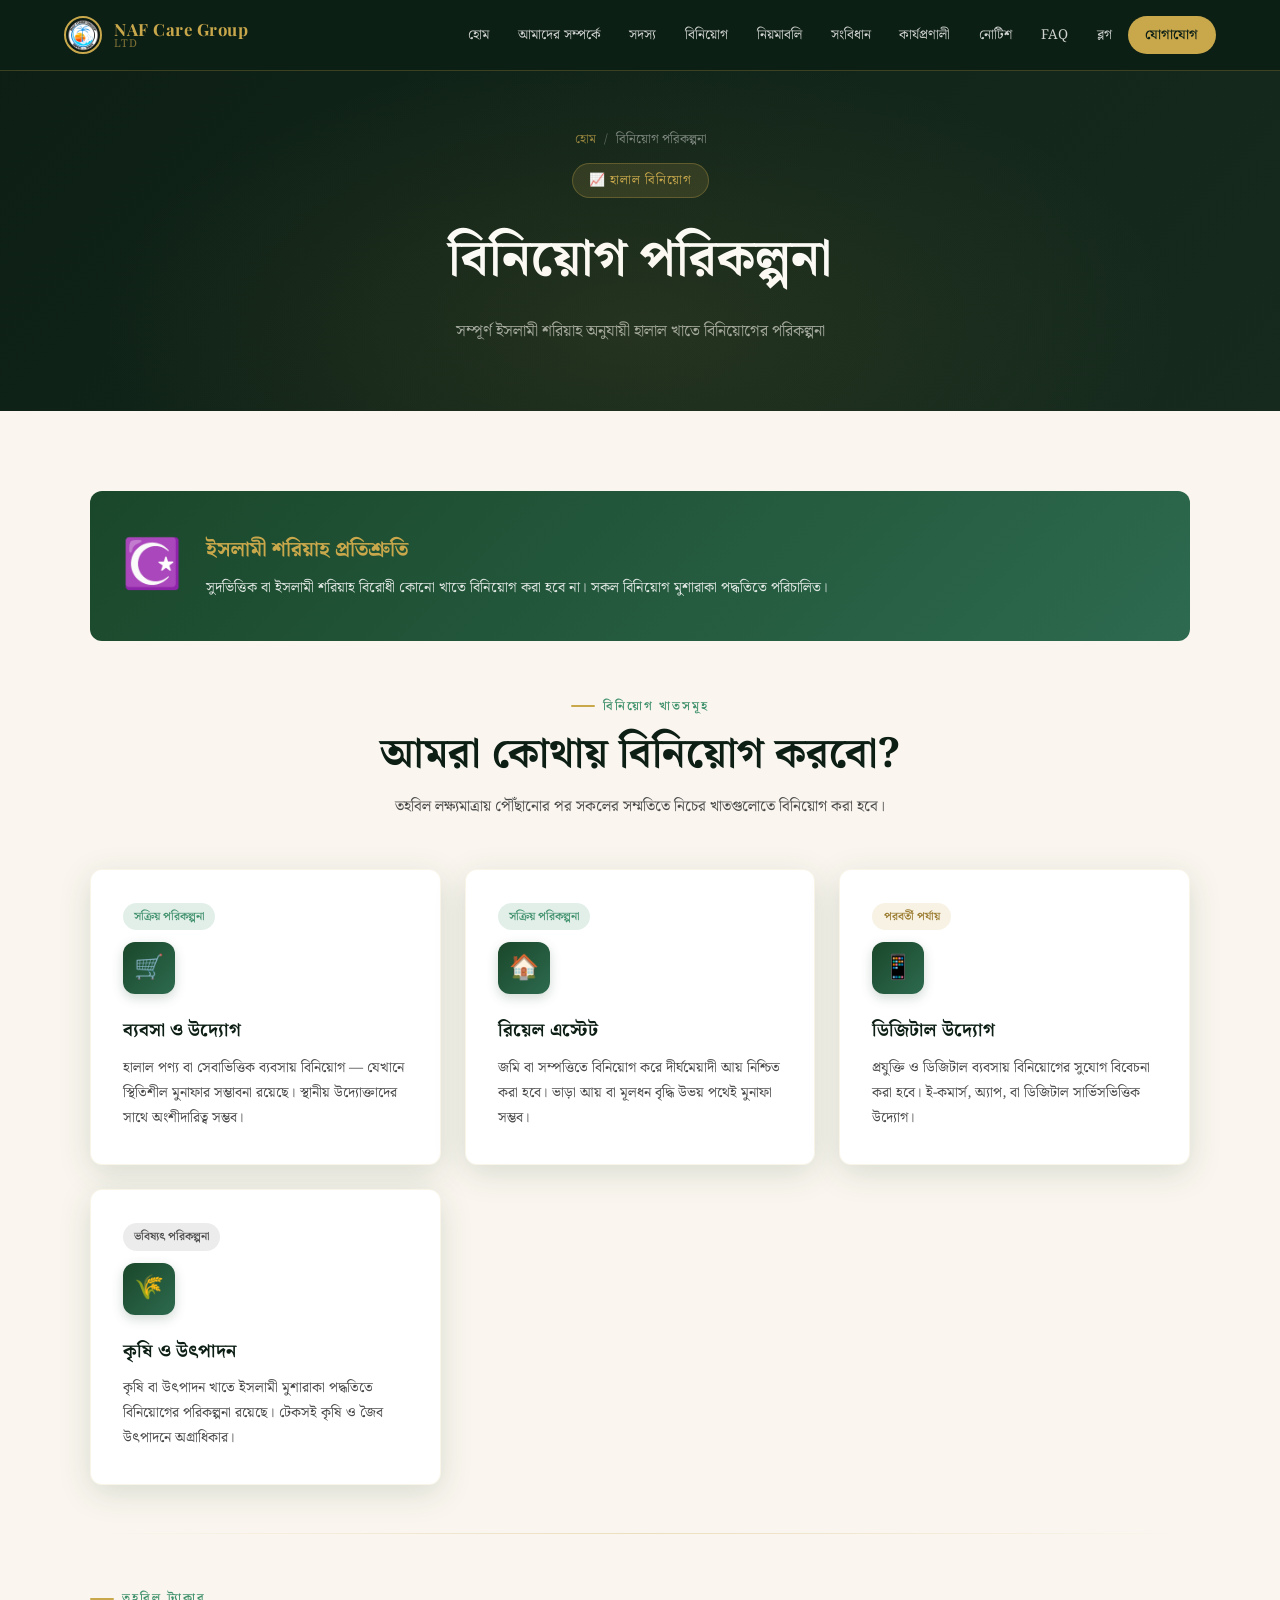
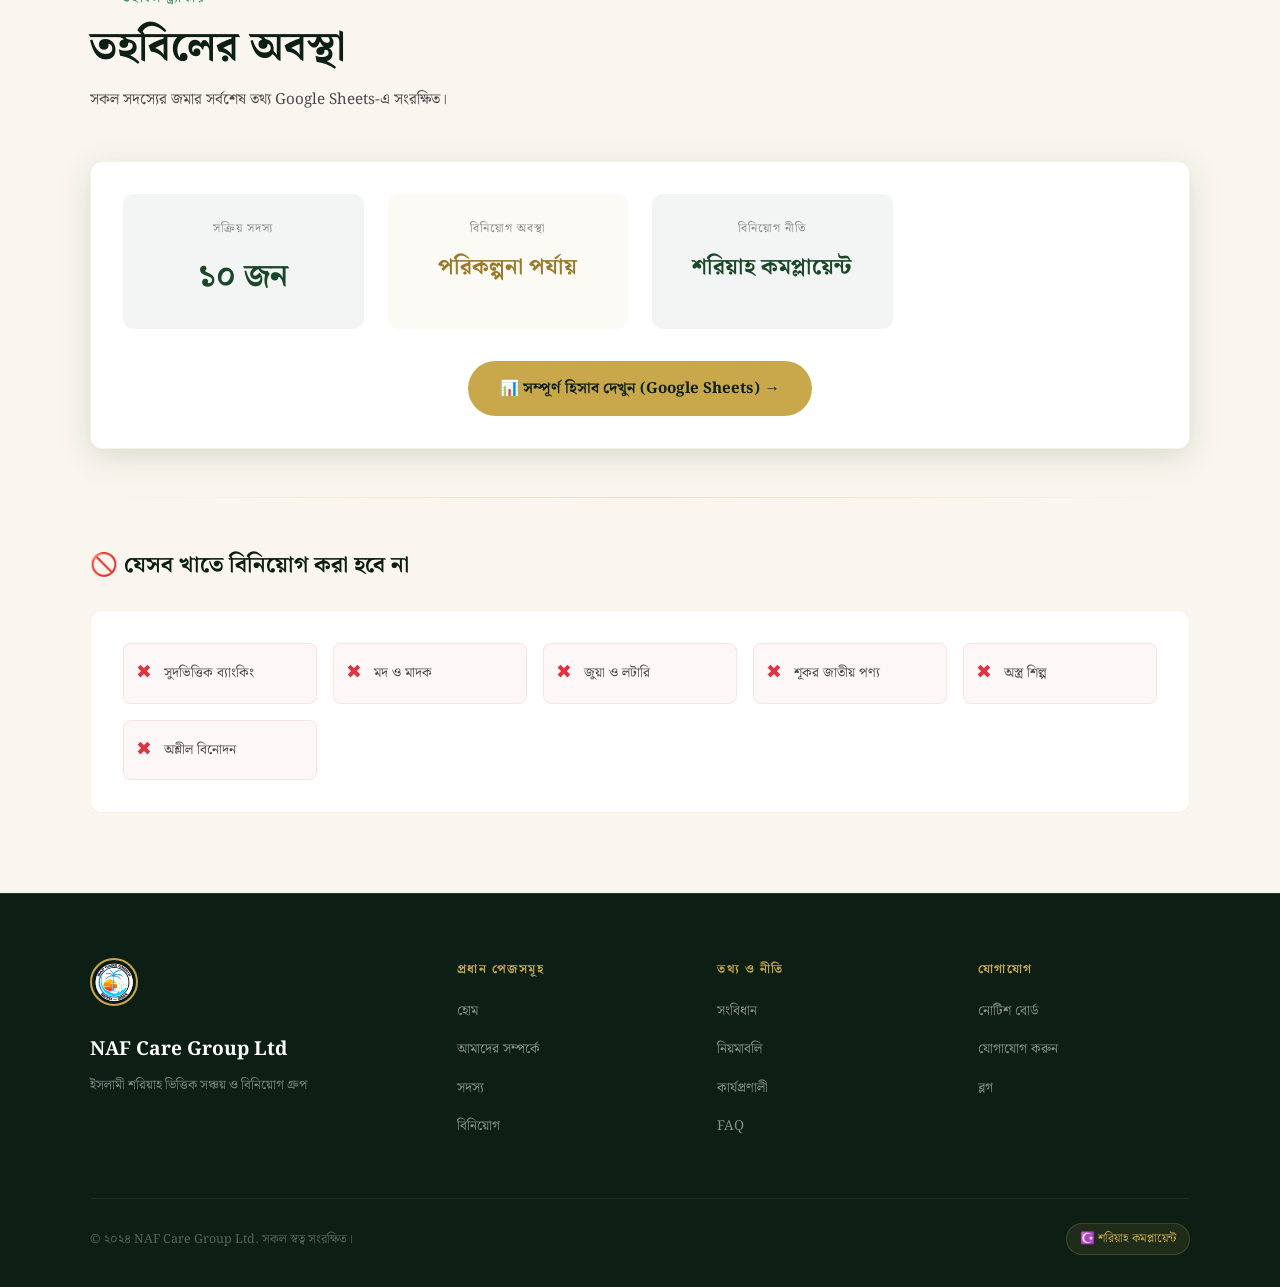
<file: investment/index.html>
<!DOCTYPE html>
<html lang="bn">
<head>
  <meta charset="UTF-8" />
  <meta name="viewport" content="width=device-width, initial-scale=1.0" />
  <title>বিনিয়োগ পরিকল্পনা — NAF Care Group Ltd</title>

  <link rel="canonical" href="https://nafcare.github.io/investment/" />
<meta name="description" content="NAF Care Group Ltd এর বিনিয়োগ নীতি — হালাল ও শরিয়াহ সম্মত খাতে সদস্যদের তহবিল বিনিয়োগের বিস্তারিত পদ্ধতি।" />

<!-- Open Graph -->
<meta property="og:type" content="website" />
<meta property="og:site_name" content="NAF Care Group Ltd" />
<meta property="og:title" content="বিনিয়োগ — NAF Care Group Ltd" />
<meta property="og:description" content="NAF Care Group Ltd এর বিনিয়োগ নীতি — হালাল ও শরিয়াহ সম্মত খাতে সদস্যদের তহবিল বিনিয়োগের বিস্তারিত পদ্ধতি।" />
<meta property="og:image" content="https://nafcare.github.io/og-banner.png" />
<meta property="og:image:width" content="1200" />
<meta property="og:image:height" content="630" />
<meta property="og:url" content="https://nafcare.github.io/investment/" />
<meta property="og:locale" content="bn_BD" />

<!-- Twitter Card -->
<meta name="twitter:card" content="summary_large_image" />
<meta name="twitter:title" content="বিনিয়োগ — NAF Care Group Ltd" />
<meta name="twitter:description" content="NAF Care Group Ltd এর বিনিয়োগ নীতি — হালাল ও শরিয়াহ সম্মত খাতে সদস্যদের তহবিল বিনিয়োগের বিস্তারিত পদ্ধতি।" />
<meta name="twitter:image" content="https://nafcare.github.io/og-banner.png" />
  
  <link rel="stylesheet" href="../css/style.css" />
  <link rel="icon" href="https://nafcare.github.io/nafcare.png" />
</head>
<body>
<nav class="navbar">
  <div class="nav-inner">
    <a href="../" class="nav-brand">
      <img src="https://nafcare.github.io/nafcare.png" alt="NAF Care Group Logo" />
      <div class="nav-brand-text"><span>NAF Care Group</span><span>Ltd</span></div>
    </a>
    <button class="hamburger" aria-label="মেনু"><span></span><span></span><span></span></button>
    <ul class="nav-links">
      <li><a href="../">হোম</a></li>
      <li><a href="../about/">আমাদের সম্পর্কে</a></li>
      <li><a href="../members/">সদস্য</a></li>
      <li><a href="../investment/">বিনিয়োগ</a></li>
      <li><a href="../rules/">নিয়মাবলি</a></li>
      <li><a href="../constitution/">সংবিধান</a></li>
      <li><a href="../procedure/">কার্যপ্রণালী</a></li>
      <li><a href="../notice/">নোটিশ</a></li>
      <li><a href="../faq/">FAQ</a></li>
      <li><a href="blog/">ব্লগ</a></li>
      <li><a href="../contact/" class="nav-contact-btn">যোগাযোগ</a></li>
    </ul>
  </div>
</nav>

<div class="page-header">
  <div class="breadcrumb"><a href="../">হোম</a> <span>/</span> বিনিয়োগ পরিকল্পনা</div>
  <div class="page-badge">📈 হালাল বিনিয়োগ</div>
  <h1>বিনিয়োগ পরিকল্পনা</h1>
  <p>সম্পূর্ণ ইসলামী শরিয়াহ অনুযায়ী হালাল খাতে বিনিয়োগের পরিকল্পনা</p>
</div>

<section class="bg-cream">
  <div class="container">

    <div class="fade-in" style="background: linear-gradient(135deg, var(--green), var(--green-mid)); border-radius: var(--radius); padding: 2rem; margin-bottom: 3rem; display: flex; align-items: center; gap: 1.5rem; flex-wrap: wrap;">
      <div style="font-size: 3rem;">☪️</div>
      <div>
        <h3 style="font-family: 'Noto Serif Bengali', serif; color: var(--gold); font-size: 1.3rem; margin-bottom: 0.4rem;">ইসলামী শরিয়াহ প্রতিশ্রুতি</h3>
        <p style="color: rgba(255,255,255,0.85); font-size: 0.9rem;">সুদভিত্তিক বা ইসলামী শরিয়াহ বিরোধী কোনো খাতে বিনিয়োগ করা হবে না। সকল বিনিয়োগ মুশারাকা পদ্ধতিতে পরিচালিত।</p>
      </div>
    </div>

    <div class="text-center mb-3 fade-in">
      <span class="section-label">বিনিয়োগ খাতসমূহ</span>
      <h2 class="section-title">আমরা কোথায় বিনিয়োগ করবো?</h2>
      <p class="section-desc" style="margin: 0 auto;">তহবিল লক্ষ্যমাত্রায় পৌঁছানোর পর সকলের সম্মতিতে নিচের খাতগুলোতে বিনিয়োগ করা হবে।</p>
    </div>

    <div class="cards-grid">
      <div class="card fade-in">
        <div class="tag tag-active">সক্রিয় পরিকল্পনা</div>
        <div class="card-icon">🛒</div>
        <h3>ব্যবসা ও উদ্যোগ</h3>
        <p>হালাল পণ্য বা সেবাভিত্তিক ব্যবসায় বিনিয়োগ — যেখানে স্থিতিশীল মুনাফার সম্ভাবনা রয়েছে। স্থানীয় উদ্যোক্তাদের সাথে অংশীদারিত্ব সম্ভব।</p>
      </div>
      <div class="card fade-in">
        <div class="tag tag-active">সক্রিয় পরিকল্পনা</div>
        <div class="card-icon">🏠</div>
        <h3>রিয়েল এস্টেট</h3>
        <p>জমি বা সম্পত্তিতে বিনিয়োগ করে দীর্ঘমেয়াদী আয় নিশ্চিত করা হবে। ভাড়া আয় বা মূলধন বৃদ্ধি উভয় পথেই মুনাফা সম্ভব।</p>
      </div>
      <div class="card fade-in">
        <div class="tag tag-next">পরবর্তী পর্যায়</div>
        <div class="card-icon">📱</div>
        <h3>ডিজিটাল উদ্যোগ</h3>
        <p>প্রযুক্তি ও ডিজিটাল ব্যবসায় বিনিয়োগের সুযোগ বিবেচনা করা হবে। ই-কমার্স, অ্যাপ, বা ডিজিটাল সার্ভিসভিত্তিক উদ্যোগ।</p>
      </div>
      <div class="card fade-in">
        <div class="tag tag-future">ভবিষ্যৎ পরিকল্পনা</div>
        <div class="card-icon">🌾</div>
        <h3>কৃষি ও উৎপাদন</h3>
        <p>কৃষি বা উৎপাদন খাতে ইসলামী মুশারাকা পদ্ধতিতে বিনিয়োগের পরিকল্পনা রয়েছে। টেকসই কৃষি ও জৈব উৎপাদনে অগ্রাধিকার।</p>
      </div>
    </div>

    <div class="divider"></div>

    <div class="fade-in">
      <span class="section-label">তহবিল ট্র্যাকার</span>
      <h2 class="section-title">তহবিলের অবস্থা</h2>
      <p class="section-desc">সকল সদস্যের জমার সর্বশেষ তথ্য Google Sheets-এ সংরক্ষিত।</p>

      <div style="background: var(--white); border-radius: var(--radius); padding: 2rem; border: 1px solid rgba(201,168,76,0.15); box-shadow: var(--shadow);">
        <div style="display: grid; grid-template-columns: repeat(auto-fill, minmax(200px, 1fr)); gap: 1.5rem; margin-bottom: 2rem;">
          <div style="text-align: center; padding: 1.5rem; background: rgba(26,71,42,0.05); border-radius: 10px;">
            <div style="font-size: 0.75rem; color: var(--text-light); text-transform: uppercase; letter-spacing: 1px; margin-bottom: 0.5rem;">সক্রিয় সদস্য</div>
            <div style="font-family: 'Noto Serif Bengali', serif; font-size: 2rem; color: var(--green); font-weight: 700;">১০ জন</div>
          </div>
          <div style="text-align: center; padding: 1.5rem; background: rgba(201,168,76,0.06); border-radius: 10px;">
            <div style="font-size: 0.75rem; color: var(--text-light); text-transform: uppercase; letter-spacing: 1px; margin-bottom: 0.5rem;">বিনিয়োগ অবস্থা</div>
            <div style="font-family: 'Noto Serif Bengali', serif; font-size: 1.4rem; color: var(--gold-dark); font-weight: 700;">পরিকল্পনা পর্যায়</div>
          </div>
          <div style="text-align: center; padding: 1.5rem; background: rgba(26,71,42,0.05); border-radius: 10px;">
            <div style="font-size: 0.75rem; color: var(--text-light); text-transform: uppercase; letter-spacing: 1px; margin-bottom: 0.5rem;">বিনিয়োগ নীতি</div>
            <div style="font-family: 'Noto Serif Bengali', serif; font-size: 1.4rem; color: var(--green); font-weight: 700;">শরিয়াহ কমপ্লায়েন্ট</div>
          </div>
        </div>
        <div style="text-align: center;">
          <a href="https://docs.google.com/spreadsheets/d/16-Xz1LpS_CXWB3LGM-rXt3yiyfjl3ief3L2V2D6Mdtk/edit?usp=drivesdk" target="_blank" class="btn-primary">
            📊 সম্পূর্ণ হিসাব দেখুন (Google Sheets) →
          </a>
        </div>
      </div>
    </div>

    <div class="divider"></div>

    <div class="fade-in">
      <h3 style="font-family: 'Noto Serif Bengali', serif; font-size: 1.4rem; color: var(--dark); margin-bottom: 1.5rem;">🚫 যেসব খাতে বিনিয়োগ করা হবে না</h3>
      <div style="background: var(--white); border-radius: var(--radius); padding: 2rem; border: 1px solid rgba(201,168,76,0.15);">
        <div style="display: grid; grid-template-columns: repeat(auto-fill, minmax(180px, 1fr)); gap: 1rem;">
          <div style="display: flex; gap: 0.75rem; align-items: center; padding: 0.75rem; background: rgba(220,50,50,0.04); border-radius: 8px; border: 1px solid rgba(220,50,50,0.1);">
            <span style="color: #dc3545; font-size: 1.2rem;">✖</span>
            <span style="font-size: 0.85rem; color: var(--text-mid);">সুদভিত্তিক ব্যাংকিং</span>
          </div>
          <div style="display: flex; gap: 0.75rem; align-items: center; padding: 0.75rem; background: rgba(220,50,50,0.04); border-radius: 8px; border: 1px solid rgba(220,50,50,0.1);">
            <span style="color: #dc3545; font-size: 1.2rem;">✖</span>
            <span style="font-size: 0.85rem; color: var(--text-mid);">মদ ও মাদক</span>
          </div>
          <div style="display: flex; gap: 0.75rem; align-items: center; padding: 0.75rem; background: rgba(220,50,50,0.04); border-radius: 8px; border: 1px solid rgba(220,50,50,0.1);">
            <span style="color: #dc3545; font-size: 1.2rem;">✖</span>
            <span style="font-size: 0.85rem; color: var(--text-mid);">জুয়া ও লটারি</span>
          </div>
          <div style="display: flex; gap: 0.75rem; align-items: center; padding: 0.75rem; background: rgba(220,50,50,0.04); border-radius: 8px; border: 1px solid rgba(220,50,50,0.1);">
            <span style="color: #dc3545; font-size: 1.2rem;">✖</span>
            <span style="font-size: 0.85rem; color: var(--text-mid);">শূকর জাতীয় পণ্য</span>
          </div>
          <div style="display: flex; gap: 0.75rem; align-items: center; padding: 0.75rem; background: rgba(220,50,50,0.04); border-radius: 8px; border: 1px solid rgba(220,50,50,0.1);">
            <span style="color: #dc3545; font-size: 1.2rem;">✖</span>
            <span style="font-size: 0.85rem; color: var(--text-mid);">অস্ত্র শিল্প</span>
          </div>
          <div style="display: flex; gap: 0.75rem; align-items: center; padding: 0.75rem; background: rgba(220,50,50,0.04); border-radius: 8px; border: 1px solid rgba(220,50,50,0.1);">
            <span style="color: #dc3545; font-size: 1.2rem;">✖</span>
            <span style="font-size: 0.85rem; color: var(--text-mid);">অশ্লীল বিনোদন</span>
          </div>
        </div>
      </div>
    </div>
  </div>
</section>

<footer>
  <div class="footer-inner">
    <div class="footer-top">
      <div class="footer-brand">
        <img src="https://nafcare.github.io/nafcare.png" alt="NAF Care Group" />
        <h3>NAF Care Group Ltd</h3>
        <p>ইসলামী শরিয়াহ ভিত্তিক সঞ্চয় ও বিনিয়োগ গ্রুপ</p>
      </div>
      <div class="footer-col"><h4>প্রধান পেজসমূহ</h4><ul><li><a href="../">হোম</a></li><li><a href="../about/">আমাদের সম্পর্কে</a></li><li><a href="../members/">সদস্য</a></li><li><a href="../investment/">বিনিয়োগ</a></li></ul></div>
      <div class="footer-col"><h4>তথ্য ও নীতি</h4><ul><li><a href="../constitution/">সংবিধান</a></li><li><a href="../rules/">নিয়মাবলি</a></li><li><a href="../procedure/">কার্যপ্রণালী</a></li><li><a href="../faq/">FAQ</a></li></ul></div>
      <div class="footer-col"><h4>যোগাযোগ</h4><ul><li><a href="../notice/">নোটিশ বোর্ড</a></li><li><a href="../contact/">যোগাযোগ করুন</a></li><li><a href="https://nafcaregroup.blogspot.com" target="_blank">ব্লগ</a></li></ul></div>
    </div>
    <div class="footer-bottom">
      <p>© ২০২৪ NAF Care Group Ltd. সকল স্বত্ব সংরক্ষিত।</p>
      <div class="halal-badge">☪️ শরিয়াহ কমপ্লায়েন্ট</div>
    </div>
  </div>
</footer>
<script src="../js/main.js"></script>
</body>
</html>
</file>
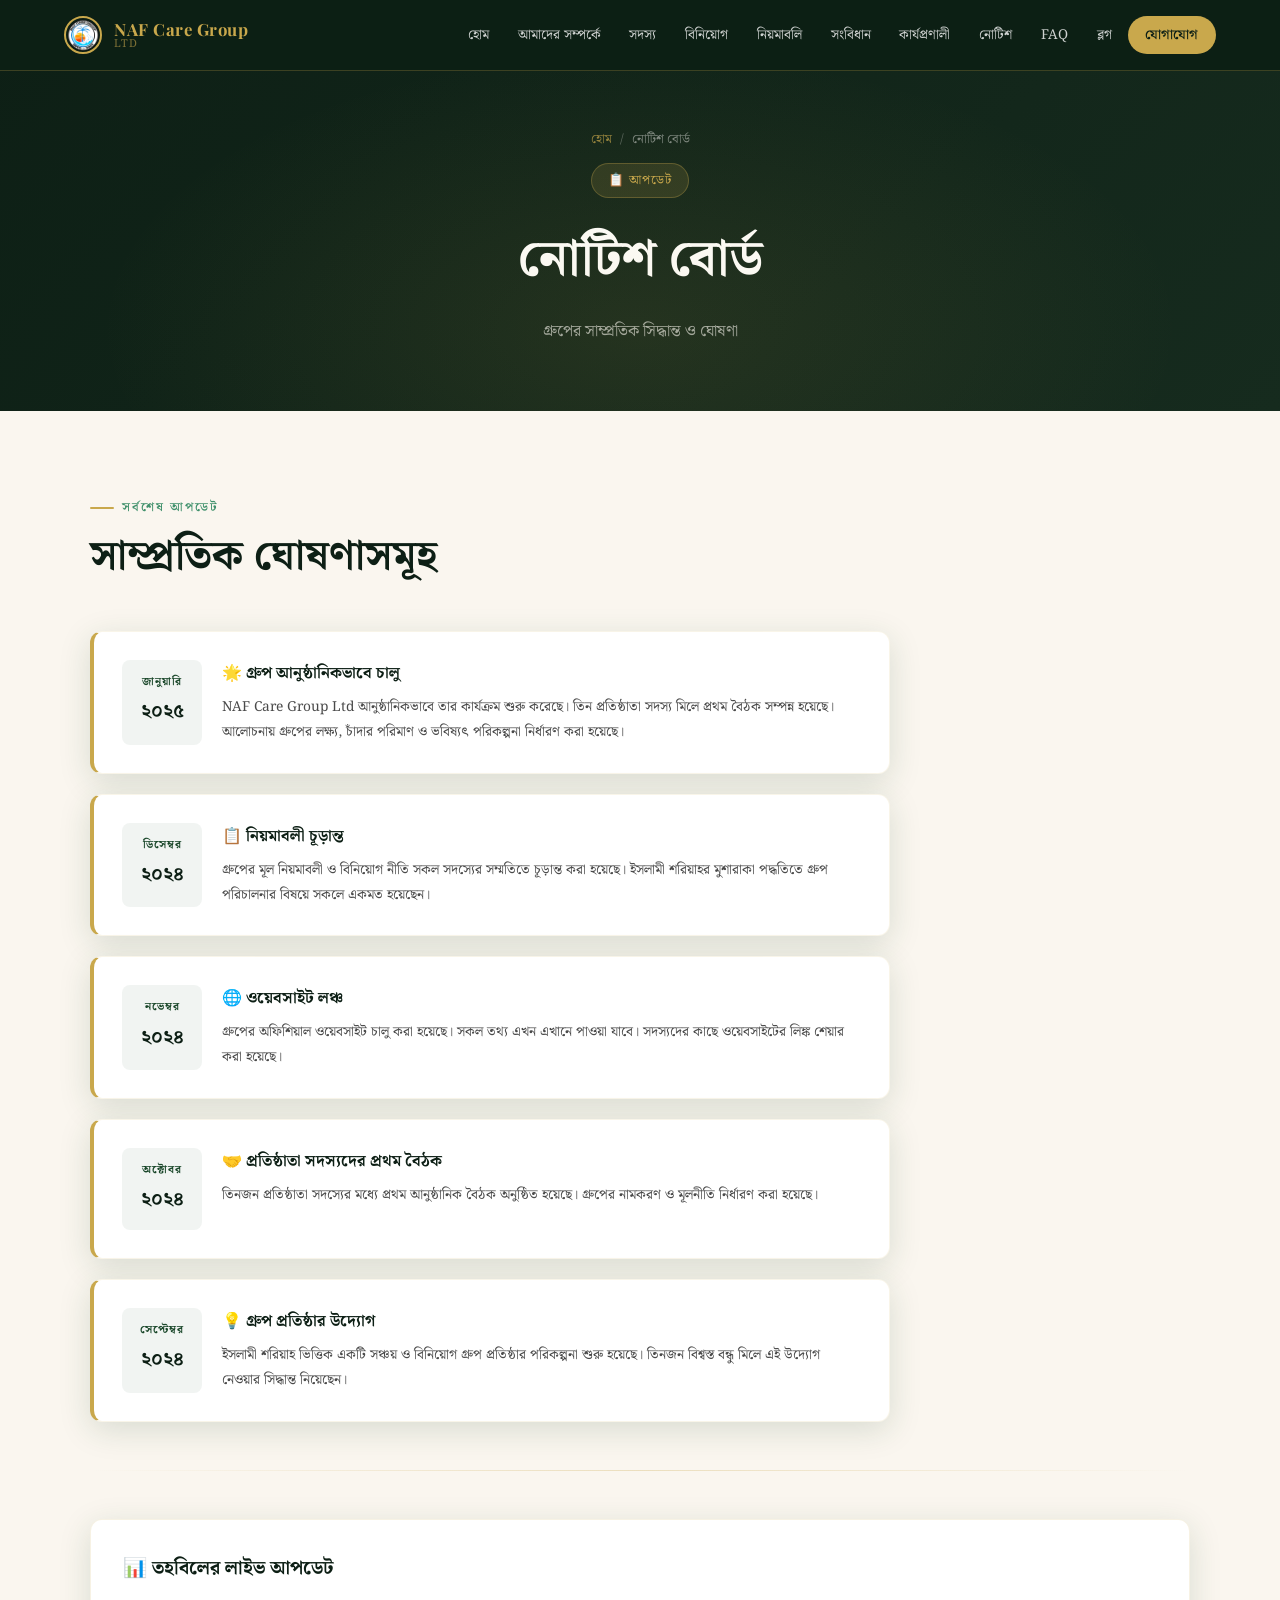
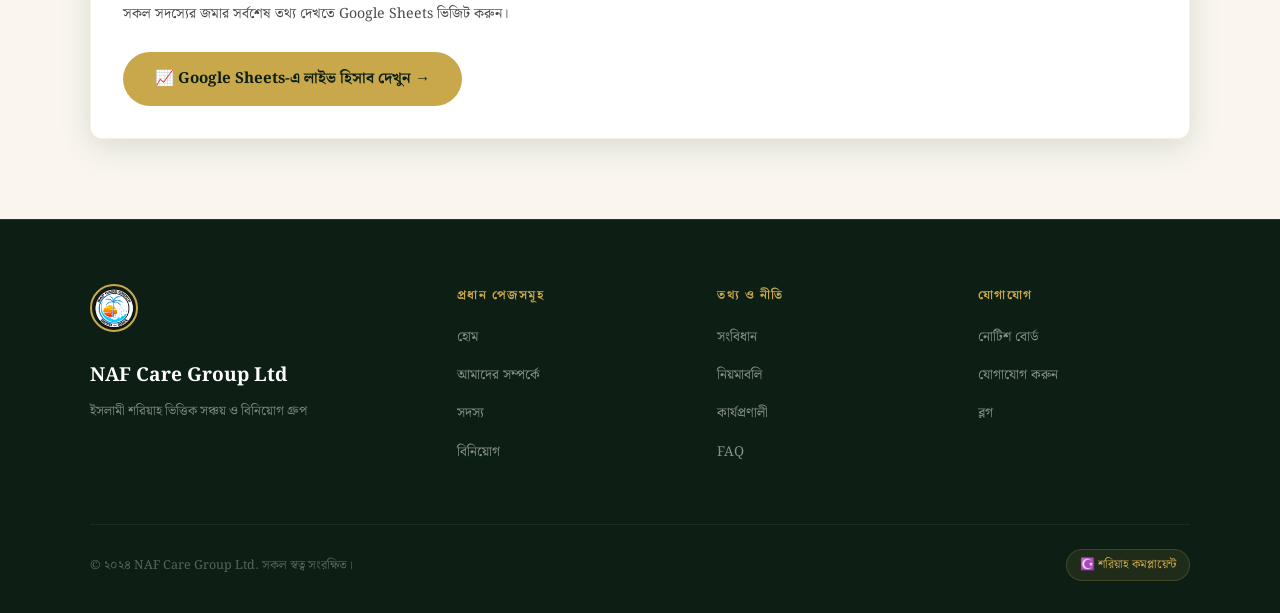
<file: notice/index.html>
<!DOCTYPE html>
<html lang="bn">
<head>
  <meta charset="UTF-8" />
  <meta name="viewport" content="width=device-width, initial-scale=1.0" />
  <title>নোটিশ বোর্ড — NAF Care Group Ltd</title>

  <link rel="canonical" href="https://nafcare.github.io/notice/" />
<meta name="description" content="NAF Care Group Ltd এর নোটিশ বোর্ড — সাম্প্রতিক ঘোষণা ও আপডেট।" />

<!-- Open Graph -->
<meta property="og:type" content="website" />
<meta property="og:site_name" content="NAF Care Group Ltd" />
<meta property="og:title" content="নোটিশ বোর্ড — NAF Care Group Ltd" />
<meta property="og:description" content="NAF Care Group Ltd এর নোটিশ বোর্ড — সাম্প্রতিক ঘোষণা ও আপডেট।" />
<meta property="og:image" content="https://nafcare.github.io/og-banner.png" />
<meta property="og:image:width" content="1200" />
<meta property="og:image:height" content="630" />
<meta property="og:url" content="https://nafcare.github.io/notice/" />
<meta property="og:locale" content="bn_BD" />

<!-- Twitter Card -->
<meta name="twitter:card" content="summary_large_image" />
<meta name="twitter:title" content="নোটিশ বোর্ড — NAF Care Group Ltd" />
<meta name="twitter:description" content="NAF Care Group Ltd এর নোটিশ বোর্ড — সাম্প্রতিক ঘোষণা ও আপডেট।" />
<meta name="twitter:image" content="https://nafcare.github.io/og-banner.png" />
  
  <link rel="stylesheet" href="../css/style.css" />
  <link rel="icon" href="https://nafcare.github.io/nafcare.png" />
</head>
<body>
<nav class="navbar">
  <div class="nav-inner">
    <a href="../" class="nav-brand">
      <img src="https://nafcare.github.io/nafcare.png" alt="NAF Care Group Logo" />
      <div class="nav-brand-text"><span>NAF Care Group</span><span>Ltd</span></div>
    </a>
    <button class="hamburger" aria-label="মেনু"><span></span><span></span><span></span></button>
    <ul class="nav-links">
      <li><a href="../">হোম</a></li>
      <li><a href="../about/">আমাদের সম্পর্কে</a></li>
      <li><a href="../members/">সদস্য</a></li>
      <li><a href="../investment/">বিনিয়োগ</a></li>
      <li><a href="../rules/">নিয়মাবলি</a></li>
      <li><a href="../constitution/">সংবিধান</a></li>
      <li><a href="../procedure/">কার্যপ্রণালী</a></li>
      <li><a href="../notice/">নোটিশ</a></li>
      <li><a href="../faq/">FAQ</a></li>
      <li><a href="blog/">ব্লগ</a></li>
      <li><a href="../contact/" class="nav-contact-btn">যোগাযোগ</a></li>
    </ul>
  </div>
</nav>

<div class="page-header">
  <div class="breadcrumb"><a href="../">হোম</a> <span>/</span> নোটিশ বোর্ড</div>
  <div class="page-badge">📋 আপডেট</div>
  <h1>নোটিশ বোর্ড</h1>
  <p>গ্রুপের সাম্প্রতিক সিদ্ধান্ত ও ঘোষণা</p>
</div>

<section class="bg-cream">
  <div class="container">
    <div class="fade-in mb-3">
      <span class="section-label">সর্বশেষ আপডেট</span>
      <h2 class="section-title">সাম্প্রতিক ঘোষণাসমূহ</h2>
    </div>

    <div class="notice-list">
      <div class="notice-item fade-in">
        <div class="notice-date">
          <span class="month">জানুয়ারি</span>
          <span class="year">২০২৫</span>
        </div>
        <div class="notice-content">
          <h3>🌟 গ্রুপ আনুষ্ঠানিকভাবে চালু</h3>
          <p>NAF Care Group Ltd আনুষ্ঠানিকভাবে তার কার্যক্রম শুরু করেছে। তিন প্রতিষ্ঠাতা সদস্য মিলে প্রথম বৈঠক সম্পন্ন হয়েছে। আলোচনায় গ্রুপের লক্ষ্য, চাঁদার পরিমাণ ও ভবিষ্যৎ পরিকল্পনা নির্ধারণ করা হয়েছে।</p>
        </div>
      </div>

      <div class="notice-item fade-in">
        <div class="notice-date">
          <span class="month">ডিসেম্বর</span>
          <span class="year">২০২৪</span>
        </div>
        <div class="notice-content">
          <h3>📋 নিয়মাবলী চূড়ান্ত</h3>
          <p>গ্রুপের মূল নিয়মাবলী ও বিনিয়োগ নীতি সকল সদস্যের সম্মতিতে চূড়ান্ত করা হয়েছে। ইসলামী শরিয়াহর মুশারাকা পদ্ধতিতে গ্রুপ পরিচালনার বিষয়ে সকলে একমত হয়েছেন।</p>
        </div>
      </div>

      <div class="notice-item fade-in">
        <div class="notice-date">
          <span class="month">নভেম্বর</span>
          <span class="year">২০২৪</span>
        </div>
        <div class="notice-content">
          <h3>🌐 ওয়েবসাইট লঞ্চ</h3>
          <p>গ্রুপের অফিশিয়াল ওয়েবসাইট চালু করা হয়েছে। সকল তথ্য এখন এখানে পাওয়া যাবে। সদস্যদের কাছে ওয়েবসাইটের লিঙ্ক শেয়ার করা হয়েছে।</p>
        </div>
      </div>

      <div class="notice-item fade-in">
        <div class="notice-date">
          <span class="month">অক্টোবর</span>
          <span class="year">২০২৪</span>
        </div>
        <div class="notice-content">
          <h3>🤝 প্রতিষ্ঠাতা সদস্যদের প্রথম বৈঠক</h3>
          <p>তিনজন প্রতিষ্ঠাতা সদস্যের মধ্যে প্রথম আনুষ্ঠানিক বৈঠক অনুষ্ঠিত হয়েছে। গ্রুপের নামকরণ ও মূলনীতি নির্ধারণ করা হয়েছে।</p>
        </div>
      </div>

      <div class="notice-item fade-in">
        <div class="notice-date">
          <span class="month">সেপ্টেম্বর</span>
          <span class="year">২০২৪</span>
        </div>
        <div class="notice-content">
          <h3>💡 গ্রুপ প্রতিষ্ঠার উদ্যোগ</h3>
          <p>ইসলামী শরিয়াহ ভিত্তিক একটি সঞ্চয় ও বিনিয়োগ গ্রুপ প্রতিষ্ঠার পরিকল্পনা শুরু হয়েছে। তিনজন বিশ্বস্ত বন্ধু মিলে এই উদ্যোগ নেওয়ার সিদ্ধান্ত নিয়েছেন।</p>
        </div>
      </div>
    </div>

    <div class="divider"></div>

    <div class="fade-in" style="background: var(--white); border-radius: var(--radius); padding: 2rem; border: 1px solid rgba(201,168,76,0.15); box-shadow: var(--shadow);">
      <h3 style="font-family: 'Noto Serif Bengali', serif; color: var(--dark); margin-bottom: 1rem; font-size: 1.2rem;">📊 তহবিলের লাইভ আপডেট</h3>
      <p style="font-size: 0.88rem; color: var(--text-mid); margin-bottom: 1.5rem;">সকল সদস্যের জমার সর্বশেষ তথ্য দেখতে Google Sheets ভিজিট করুন।</p>
      <a href="https://docs.google.com/spreadsheets/d/16-Xz1LpS_CXWB3LGM-rXt3yiyfjl3ief3L2V2D6Mdtk/edit?usp=drivesdk" target="_blank" class="btn-primary">
        📈 Google Sheets-এ লাইভ হিসাব দেখুন →
      </a>
    </div>
  </div>
</section>

<footer>
  <div class="footer-inner">
    <div class="footer-top">
      <div class="footer-brand"><img src="https://nafcare.github.io/nafcare.png" alt="NAF Care Group" /><h3>NAF Care Group Ltd</h3><p>ইসলামী শরিয়াহ ভিত্তিক সঞ্চয় ও বিনিয়োগ গ্রুপ</p></div>
      <div class="footer-col"><h4>প্রধান পেজসমূহ</h4><ul><li><a href="../">হোম</a></li><li><a href="../about/">আমাদের সম্পর্কে</a></li><li><a href="../members/">সদস্য</a></li><li><a href="../investment/">বিনিয়োগ</a></li></ul></div>
      <div class="footer-col"><h4>তথ্য ও নীতি</h4><ul><li><a href="../constitution/">সংবিধান</a></li><li><a href="../rules/">নিয়মাবলি</a></li><li><a href="../procedure/">কার্যপ্রণালী</a></li><li><a href="../faq/">FAQ</a></li></ul></div>
      <div class="footer-col"><h4>যোগাযোগ</h4><ul><li><a href="../notice/">নোটিশ বোর্ড</a></li><li><a href="../contact/">যোগাযোগ করুন</a></li><li><a href="https://nafcaregroup.blogspot.com" target="_blank">ব্লগ</a></li></ul></div>
    </div>
    <div class="footer-bottom"><p>© ২০২৪ NAF Care Group Ltd. সকল স্বত্ব সংরক্ষিত।</p><div class="halal-badge">☪️ শরিয়াহ কমপ্লায়েন্ট</div></div>
  </div>
</footer>
<script src="../js/main.js"></script>
</body>
</html>
</file>
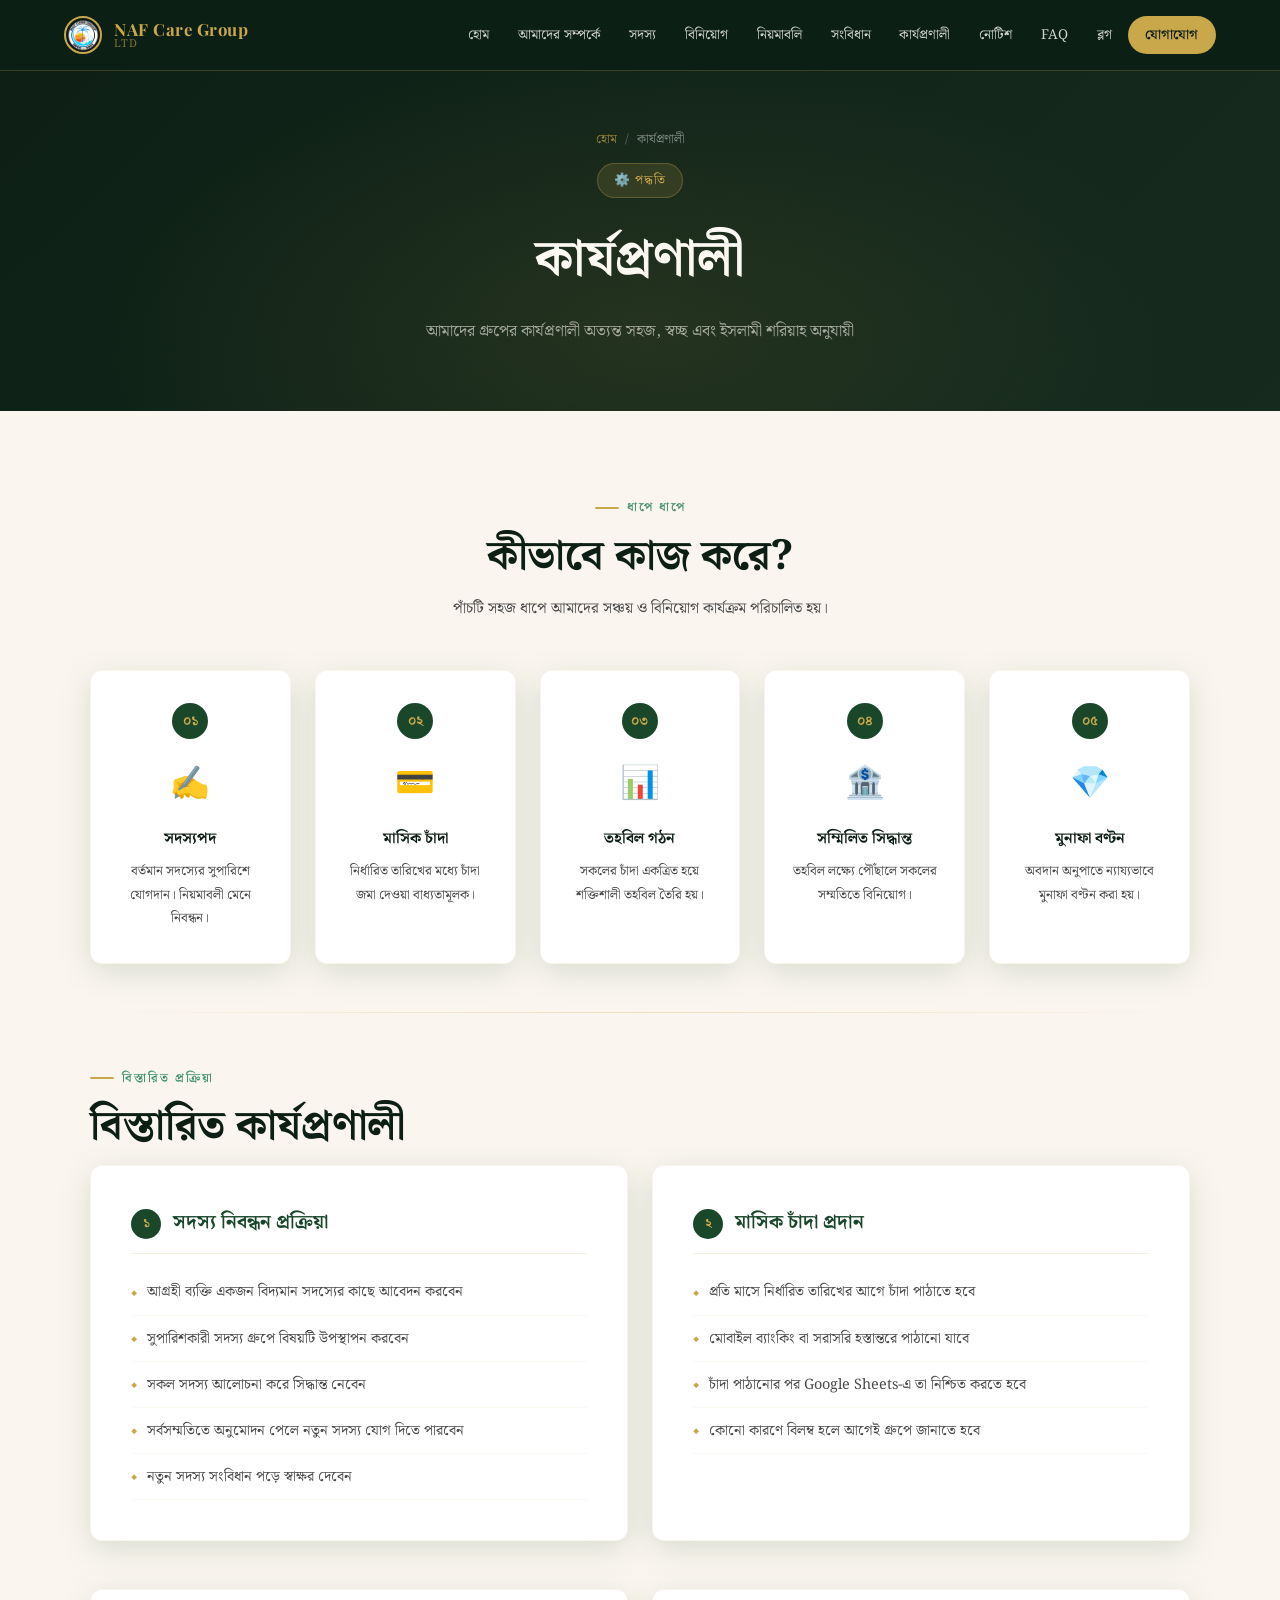
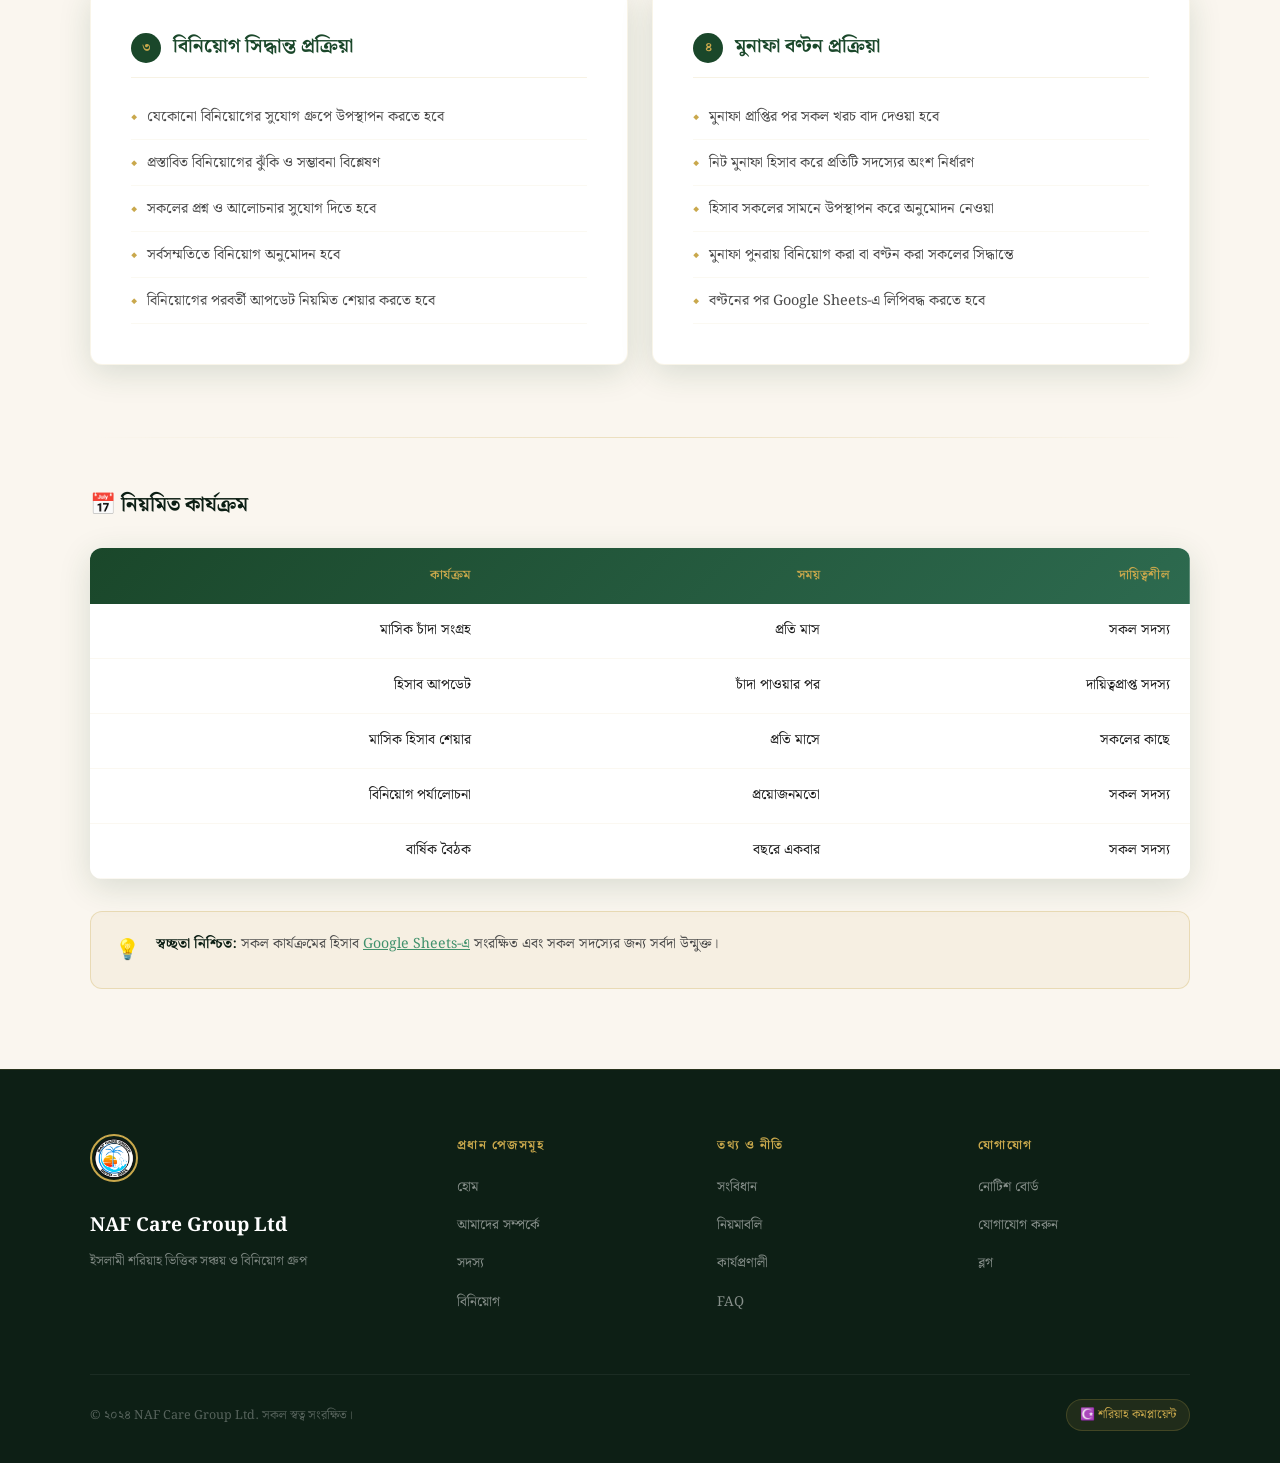
<file: procedure/index.html>
<!DOCTYPE html>
<html lang="bn">
<head>
  <meta charset="UTF-8" />
  <meta name="viewport" content="width=device-width, initial-scale=1.0" />
  <title>কার্যপ্রণালী — NAF Care Group Ltd</title>

  <link rel="canonical" href="https://nafcare.github.io/procedure/" />
<meta name="description" content="NAF Care Group Ltd এর কার্যপ্রণালী — সঞ্চয়, বিনিয়োগ ও সিদ্ধান্ত গ্রহণের ধাপে ধাপে প্রক্রিয়া।" />

<!-- Open Graph -->
<meta property="og:type" content="website" />
<meta property="og:site_name" content="NAF Care Group Ltd" />
<meta property="og:title" content="কার্যপ্রণালী — NAF Care Group Ltd" />
<meta property="og:description" content="NAF Care Group Ltd এর কার্যপ্রণালী — সঞ্চয়, বিনিয়োগ ও সিদ্ধান্ত গ্রহণের ধাপে ধাপে প্রক্রিয়া।" />
<meta property="og:image" content="https://nafcare.github.io/og-banner.png" />
<meta property="og:image:width" content="1200" />
<meta property="og:image:height" content="630" />
<meta property="og:url" content="https://nafcare.github.io/procedure/" />
<meta property="og:locale" content="bn_BD" />

<!-- Twitter Card -->
<meta name="twitter:card" content="summary_large_image" />
<meta name="twitter:title" content="কার্যপ্রণালী — NAF Care Group Ltd" />
<meta name="twitter:description" content="NAF Care Group Ltd এর কার্যপ্রণালী — সঞ্চয়, বিনিয়োগ ও সিদ্ধান্ত গ্রহণের ধাপে ধাপে প্রক্রিয়া।" />
<meta name="twitter:image" content="https://nafcare.github.io/og-banner.png" />
  
  <link rel="stylesheet" href="../css/style.css" />
  <link rel="icon" href="https://nafcare.github.io/nafcare.png" />
</head>
<body>
<nav class="navbar">
  <div class="nav-inner">
    <a href="../" class="nav-brand">
      <img src="https://nafcare.github.io/nafcare.png" alt="NAF Care Group Logo" />
      <div class="nav-brand-text"><span>NAF Care Group</span><span>Ltd</span></div>
    </a>
    <button class="hamburger" aria-label="মেনু"><span></span><span></span><span></span></button>
    <ul class="nav-links">
      <li><a href="../">হোম</a></li>
      <li><a href="../about/">আমাদের সম্পর্কে</a></li>
      <li><a href="../members/">সদস্য</a></li>
      <li><a href="../investment/">বিনিয়োগ</a></li>
      <li><a href="../rules/">নিয়মাবলি</a></li>
      <li><a href="../constitution/">সংবিধান</a></li>
      <li><a href="../procedure/">কার্যপ্রণালী</a></li>
      <li><a href="../notice/">নোটিশ</a></li>
      <li><a href="../faq/">FAQ</a></li>
      <li><a href="blog/">ব্লগ</a></li>
      <li><a href="../contact/" class="nav-contact-btn">যোগাযোগ</a></li>
    </ul>
  </div>
</nav>

<div class="page-header">
  <div class="breadcrumb"><a href="../">হোম</a> <span>/</span> কার্যপ্রণালী</div>
  <div class="page-badge">⚙️ পদ্ধতি</div>
  <h1>কার্যপ্রণালী</h1>
  <p>আমাদের গ্রুপের কার্যপ্রণালী অত্যন্ত সহজ, স্বচ্ছ এবং ইসলামী শরিয়াহ অনুযায়ী</p>
</div>

<section class="bg-cream">
  <div class="container">

    <div class="text-center mb-3 fade-in">
      <span class="section-label">ধাপে ধাপে</span>
      <h2 class="section-title">কীভাবে কাজ করে?</h2>
      <p class="section-desc" style="margin: 0 auto;">পাঁচটি সহজ ধাপে আমাদের সঞ্চয় ও বিনিয়োগ কার্যক্রম পরিচালিত হয়।</p>
    </div>

    <div class="steps-grid">
      <div class="step fade-in">
        <div class="step-num">০১</div>
        <span class="step-icon">✍️</span>
        <h3>সদস্যপদ</h3>
        <p>বর্তমান সদস্যের সুপারিশে যোগদান। নিয়মাবলী মেনে নিবন্ধন।</p>
      </div>
      <div class="step fade-in">
        <div class="step-num">০২</div>
        <span class="step-icon">💳</span>
        <h3>মাসিক চাঁদা</h3>
        <p>নির্ধারিত তারিখের মধ্যে চাঁদা জমা দেওয়া বাধ্যতামূলক।</p>
      </div>
      <div class="step fade-in">
        <div class="step-num">০৩</div>
        <span class="step-icon">📊</span>
        <h3>তহবিল গঠন</h3>
        <p>সকলের চাঁদা একত্রিত হয়ে শক্তিশালী তহবিল তৈরি হয়।</p>
      </div>
      <div class="step fade-in">
        <div class="step-num">০৪</div>
        <span class="step-icon">🏦</span>
        <h3>সম্মিলিত সিদ্ধান্ত</h3>
        <p>তহবিল লক্ষ্যে পৌঁছালে সকলের সম্মতিতে বিনিয়োগ।</p>
      </div>
      <div class="step fade-in">
        <div class="step-num">০৫</div>
        <span class="step-icon">💎</span>
        <h3>মুনাফা বণ্টন</h3>
        <p>অবদান অনুপাতে ন্যায্যভাবে মুনাফা বণ্টন করা হয়।</p>
      </div>
    </div>

    <div class="divider"></div>

    <!-- DETAILED PROCEDURE -->
    <div class="fade-in">
      <span class="section-label">বিস্তারিত প্রক্রিয়া</span>
      <h2 class="section-title">বিস্তারিত কার্যপ্রণালী</h2>
    </div>

    <div style="display: grid; grid-template-columns: 1fr 1fr; gap: 1.5rem;" class="fade-in">

      <div class="constitution-section">
        <h3><span class="num">১</span> সদস্য নিবন্ধন প্রক্রিয়া</h3>
        <ul>
          <li>আগ্রহী ব্যক্তি একজন বিদ্যমান সদস্যের কাছে আবেদন করবেন</li>
          <li>সুপারিশকারী সদস্য গ্রুপে বিষয়টি উপস্থাপন করবেন</li>
          <li>সকল সদস্য আলোচনা করে সিদ্ধান্ত নেবেন</li>
          <li>সর্বসম্মতিতে অনুমোদন পেলে নতুন সদস্য যোগ দিতে পারবেন</li>
          <li>নতুন সদস্য সংবিধান পড়ে স্বাক্ষর দেবেন</li>
        </ul>
      </div>

      <div class="constitution-section">
        <h3><span class="num">২</span> মাসিক চাঁদা প্রদান</h3>
        <ul>
          <li>প্রতি মাসে নির্ধারিত তারিখের আগে চাঁদা পাঠাতে হবে</li>
          <li>মোবাইল ব্যাংকিং বা সরাসরি হস্তান্তরে পাঠানো যাবে</li>
          <li>চাঁদা পাঠানোর পর Google Sheets-এ তা নিশ্চিত করতে হবে</li>
          <li>কোনো কারণে বিলম্ব হলে আগেই গ্রুপে জানাতে হবে</li>
        </ul>
      </div>

      <div class="constitution-section">
        <h3><span class="num">৩</span> বিনিয়োগ সিদ্ধান্ত প্রক্রিয়া</h3>
        <ul>
          <li>যেকোনো বিনিয়োগের সুযোগ গ্রুপে উপস্থাপন করতে হবে</li>
          <li>প্রস্তাবিত বিনিয়োগের ঝুঁকি ও সম্ভাবনা বিশ্লেষণ</li>
          <li>সকলের প্রশ্ন ও আলোচনার সুযোগ দিতে হবে</li>
          <li>সর্বসম্মতিতে বিনিয়োগ অনুমোদন হবে</li>
          <li>বিনিয়োগের পরবর্তী আপডেট নিয়মিত শেয়ার করতে হবে</li>
        </ul>
      </div>

      <div class="constitution-section">
        <h3><span class="num">৪</span> মুনাফা বণ্টন প্রক্রিয়া</h3>
        <ul>
          <li>মুনাফা প্রাপ্তির পর সকল খরচ বাদ দেওয়া হবে</li>
          <li>নিট মুনাফা হিসাব করে প্রতিটি সদস্যের অংশ নির্ধারণ</li>
          <li>হিসাব সকলের সামনে উপস্থাপন করে অনুমোদন নেওয়া</li>
          <li>মুনাফা পুনরায় বিনিয়োগ করা বা বণ্টন করা সকলের সিদ্ধান্তে</li>
          <li>বণ্টনের পর Google Sheets-এ লিপিবদ্ধ করতে হবে</li>
        </ul>
      </div>
    </div>

    <div class="divider"></div>

    <div class="fade-in">
      <h3 style="font-family: 'Noto Serif Bengali', serif; font-size: 1.3rem; color: var(--dark); margin-bottom: 1.5rem;">📅 নিয়মিত কার্যক্রম</h3>
      <div class="table-wrap">
        <table>
          <thead>
            <tr><th>কার্যক্রম</th><th>সময়</th><th>দায়িত্বশীল</th></tr>
          </thead>
          <tbody>
            <tr><td>মাসিক চাঁদা সংগ্রহ</td><td>প্রতি মাস</td><td>সকল সদস্য</td></tr>
            <tr><td>হিসাব আপডেট</td><td>চাঁদা পাওয়ার পর</td><td>দায়িত্বপ্রাপ্ত সদস্য</td></tr>
            <tr><td>মাসিক হিসাব শেয়ার</td><td>প্রতি মাসে</td><td>সকলের কাছে</td></tr>
            <tr><td>বিনিয়োগ পর্যালোচনা</td><td>প্রয়োজনমতো</td><td>সকল সদস্য</td></tr>
            <tr><td>বার্ষিক বৈঠক</td><td>বছরে একবার</td><td>সকল সদস্য</td></tr>
          </tbody>
        </table>
      </div>
    </div>

    <div class="alert-box mt-2 fade-in">
      <span class="alert-icon">💡</span>
      <p><strong>স্বচ্ছতা নিশ্চিত:</strong> সকল কার্যক্রমের হিসাব <a href="https://docs.google.com/spreadsheets/d/16-Xz1LpS_CXWB3LGM-rXt3yiyfjl3ief3L2V2D6Mdtk/edit?usp=drivesdk" target="_blank" style="color: var(--green-light);">Google Sheets-এ</a> সংরক্ষিত এবং সকল সদস্যের জন্য সর্বদা উন্মুক্ত।</p>
    </div>
  </div>
</section>

<footer>
  <div class="footer-inner">
    <div class="footer-top">
      <div class="footer-brand"><img src="https://nafcare.github.io/nafcare.png" alt="NAF Care Group" /><h3>NAF Care Group Ltd</h3><p>ইসলামী শরিয়াহ ভিত্তিক সঞ্চয় ও বিনিয়োগ গ্রুপ</p></div>
      <div class="footer-col"><h4>প্রধান পেজসমূহ</h4><ul><li><a href="../">হোম</a></li><li><a href="../about/">আমাদের সম্পর্কে</a></li><li><a href="../members/">সদস্য</a></li><li><a href="../investment/">বিনিয়োগ</a></li></ul></div>
      <div class="footer-col"><h4>তথ্য ও নীতি</h4><ul><li><a href="../constitution/">সংবিধান</a></li><li><a href="../rules/">নিয়মাবলি</a></li><li><a href="../procedure/">কার্যপ্রণালী</a></li><li><a href="../faq/">FAQ</a></li></ul></div>
      <div class="footer-col"><h4>যোগাযোগ</h4><ul><li><a href="../notice/">নোটিশ বোর্ড</a></li><li><a href="../contact/">যোগাযোগ করুন</a></li><li><a href="https://nafcaregroup.blogspot.com" target="_blank">ব্লগ</a></li></ul></div>
    </div>
    <div class="footer-bottom"><p>© ২০২৪ NAF Care Group Ltd. সকল স্বত্ব সংরক্ষিত।</p><div class="halal-badge">☪️ শরিয়াহ কমপ্লায়েন্ট</div></div>
  </div>
</footer>
<script src="../js/main.js"></script>
</body>
</html>
</file>
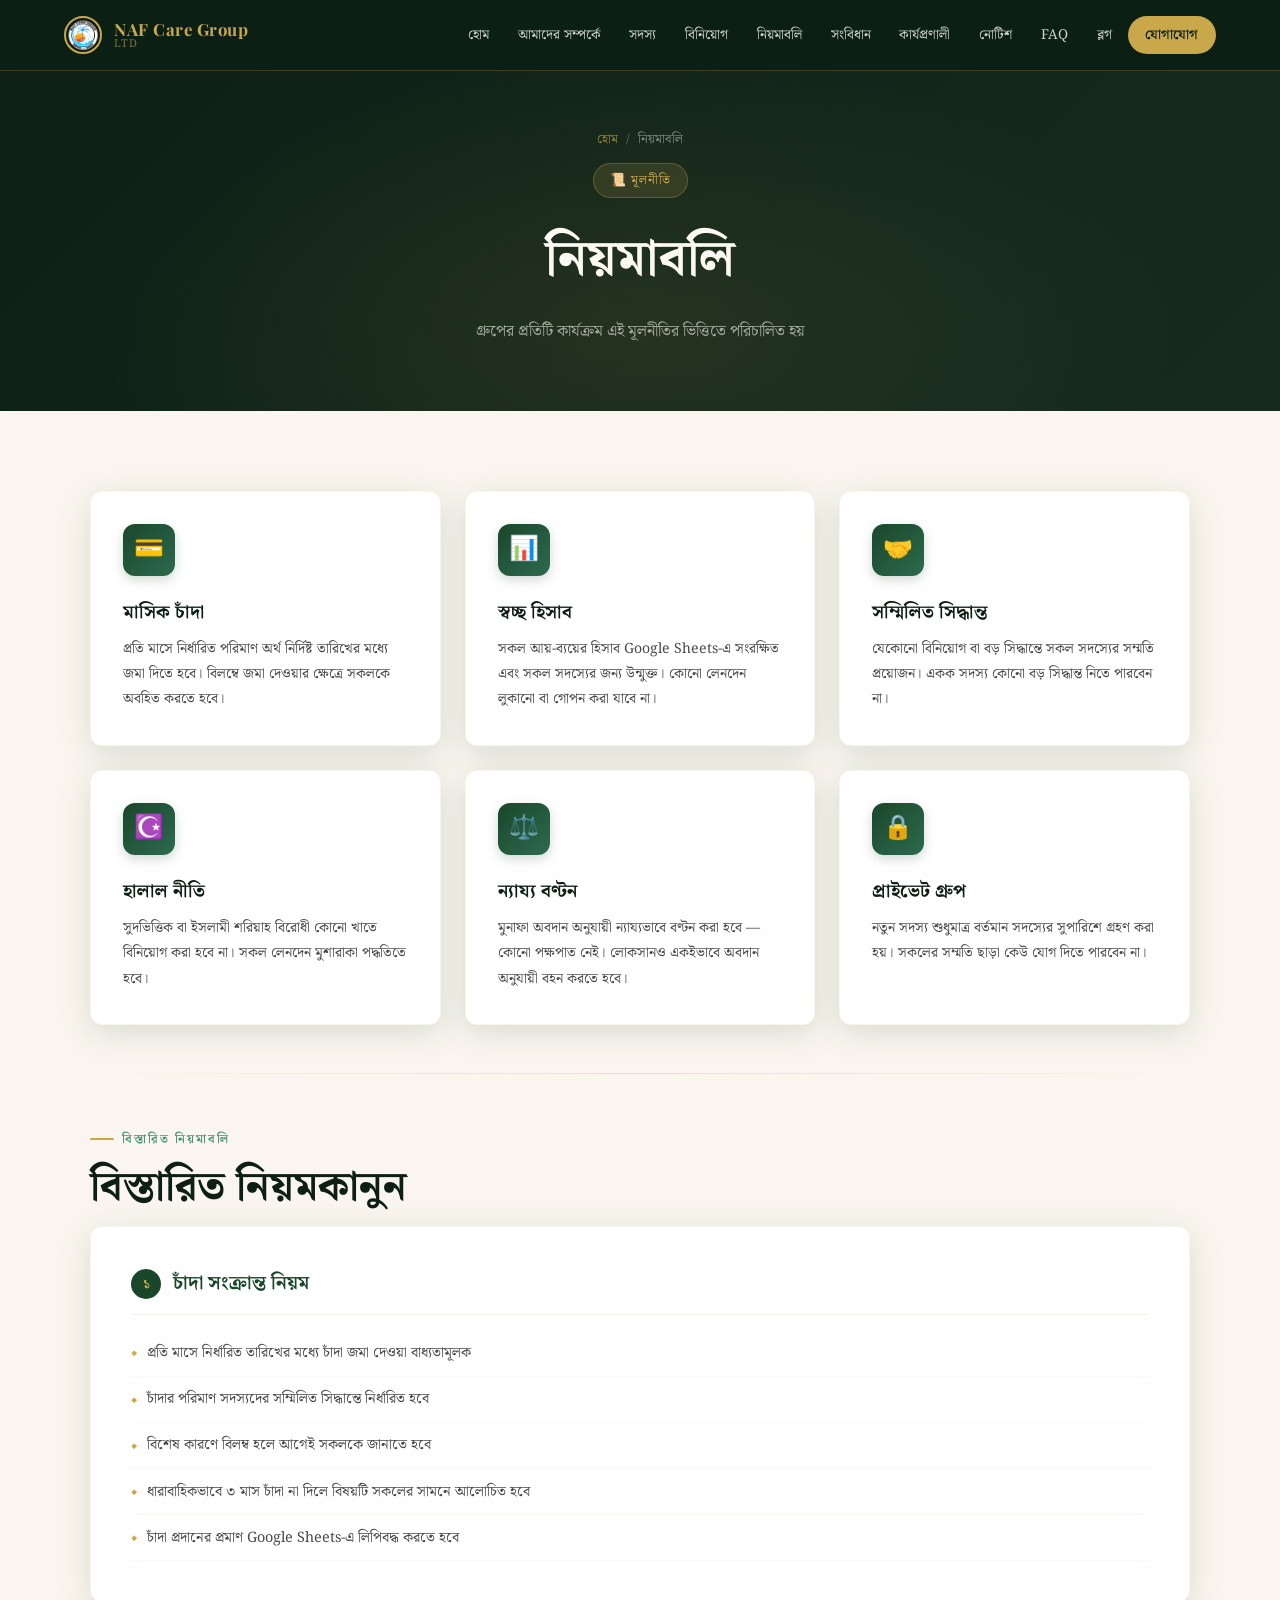
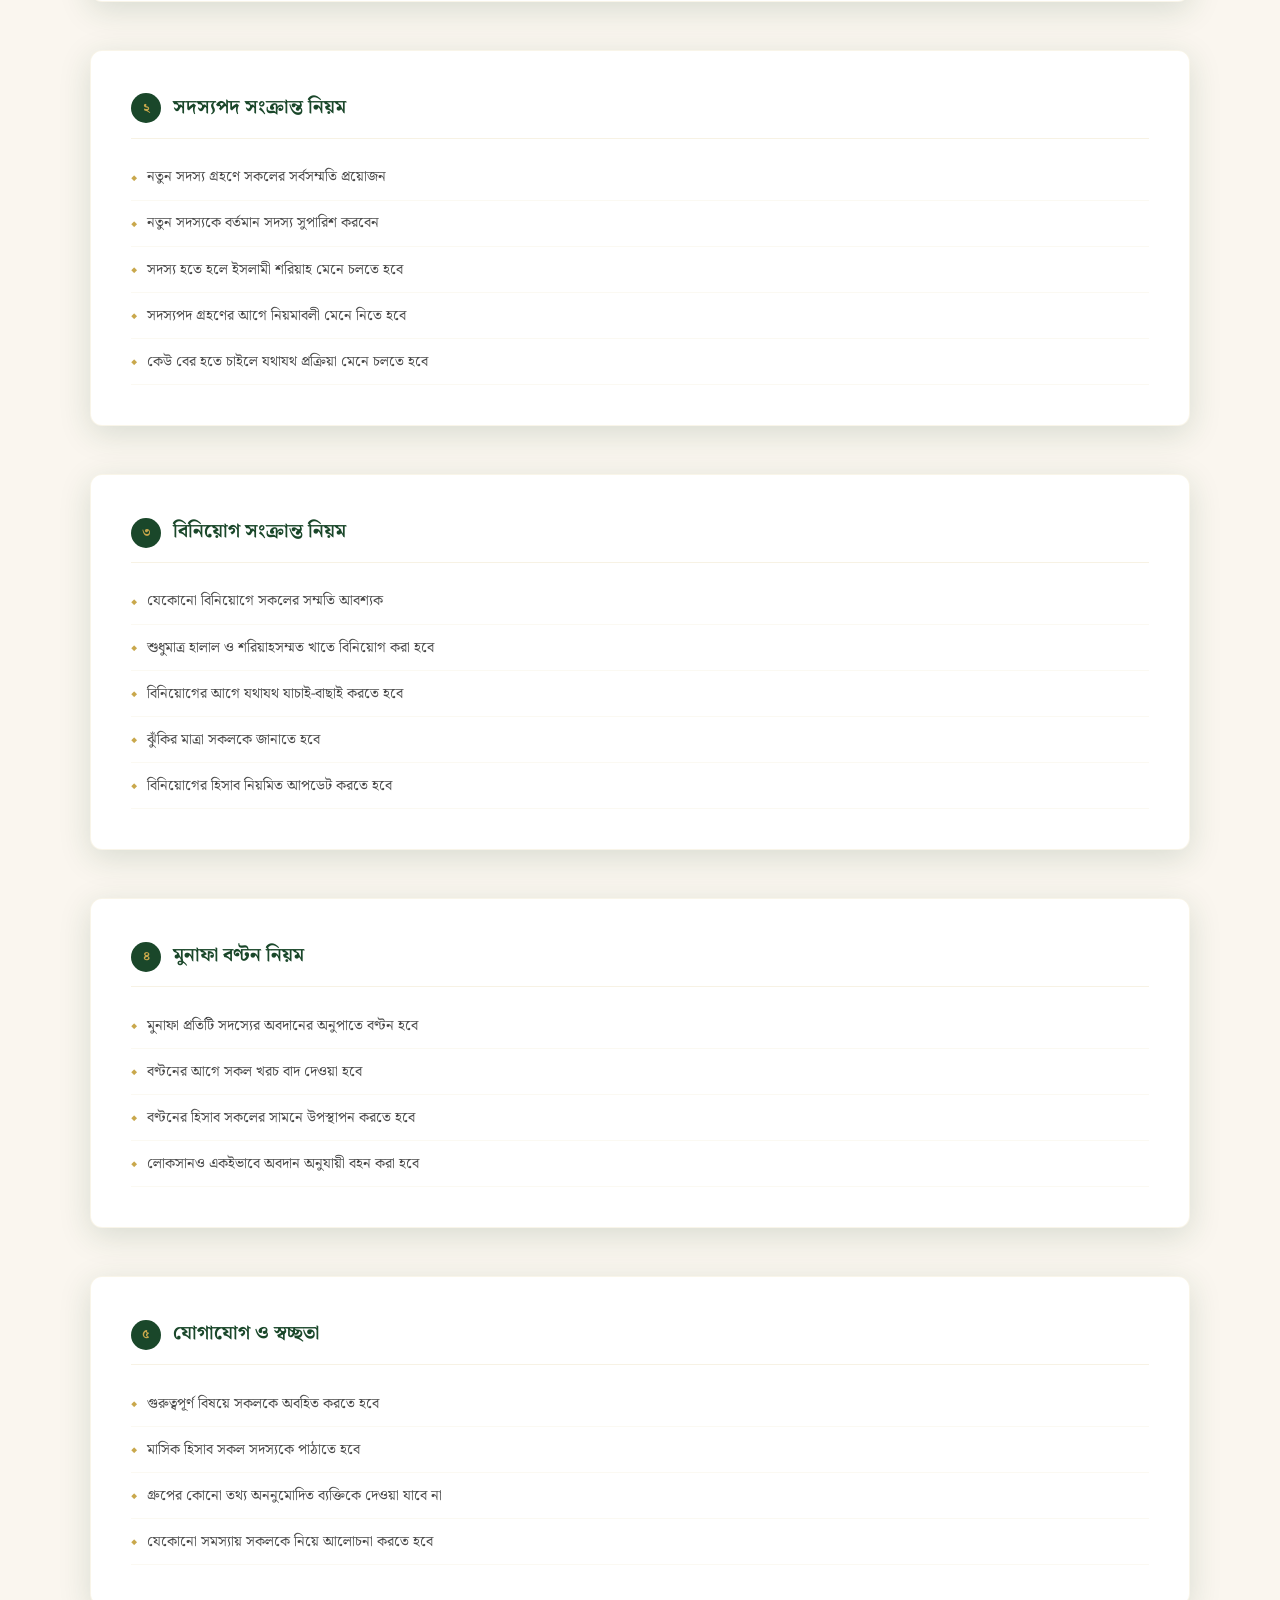
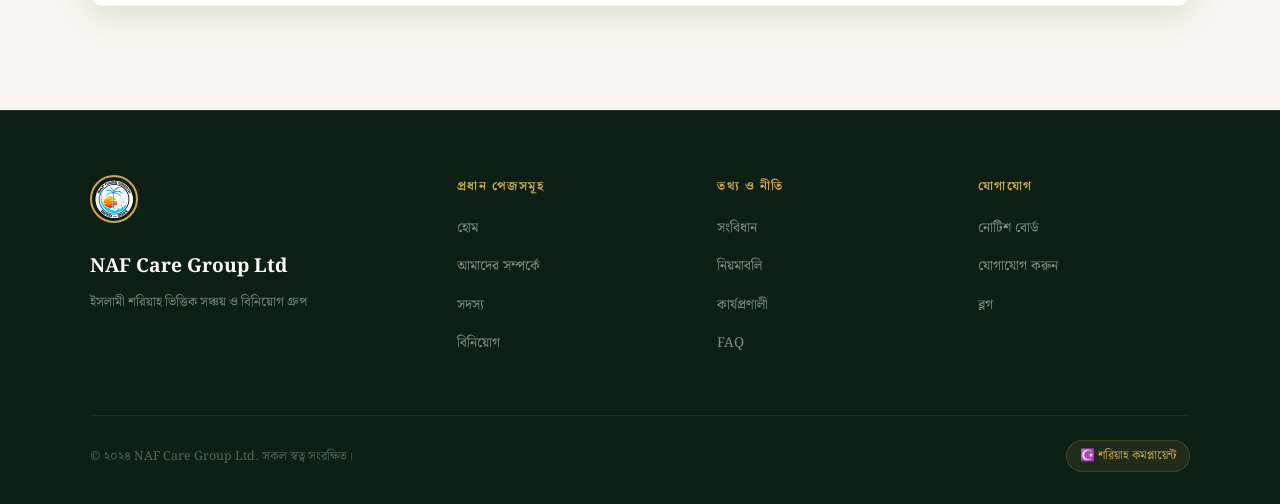
<file: rules/index.html>
<!DOCTYPE html>
<html lang="bn">
<head>
  <meta charset="UTF-8" />
  <meta name="viewport" content="width=device-width, initial-scale=1.0" />
  <title>নিয়মাবলি — NAF Care Group Ltd</title>

  <link rel="canonical" href="https://nafcare.github.io/rules/" />
<meta name="description" content="NAF Care Group Ltd এর নিয়মাবলি — সদস্যপদ, চাঁদা, শৃঙ্খলা ও শরিয়াহ ভিত্তিক নীতিমালা।" />

<!-- Open Graph -->
<meta property="og:type" content="website" />
<meta property="og:site_name" content="NAF Care Group Ltd" />
<meta property="og:title" content="নিয়মাবলি — NAF Care Group Ltd" />
<meta property="og:description" content="NAF Care Group Ltd এর নিয়মাবলি — সদস্যপদ, চাঁদা, শৃঙ্খলা ও শরিয়াহ ভিত্তিক নীতিমালা।" />
<meta property="og:image" content="https://nafcare.github.io/og-banner.png" />
<meta property="og:image:width" content="1200" />
<meta property="og:image:height" content="630" />
<meta property="og:url" content="https://nafcare.github.io/rules/" />
<meta property="og:locale" content="bn_BD" />

<!-- Twitter Card -->
<meta name="twitter:card" content="summary_large_image" />
<meta name="twitter:title" content="নিয়মাবলি — NAF Care Group Ltd" />
<meta name="twitter:description" content="NAF Care Group Ltd এর নিয়মাবলি — সদস্যপদ, চাঁদা, শৃঙ্খলা ও শরিয়াহ ভিত্তিক নীতিমালা।" />
<meta name="twitter:image" content="https://nafcare.github.io/og-banner.png" />
  
  <link rel="stylesheet" href="../css/style.css" />
  <link rel="icon" href="https://nafcare.github.io/nafcare.png" />
</head>
<body>
<nav class="navbar">
  <div class="nav-inner">
    <a href="../" class="nav-brand">
      <img src="https://nafcare.github.io/nafcare.png" alt="NAF Care Group Logo" />
      <div class="nav-brand-text"><span>NAF Care Group</span><span>Ltd</span></div>
    </a>
    <button class="hamburger" aria-label="মেনু"><span></span><span></span><span></span></button>
    <ul class="nav-links">
      <li><a href="../">হোম</a></li>
      <li><a href="../about/">আমাদের সম্পর্কে</a></li>
      <li><a href="../members/">সদস্য</a></li>
      <li><a href="../investment/">বিনিয়োগ</a></li>
      <li><a href="../rules/">নিয়মাবলি</a></li>
      <li><a href="../constitution/">সংবিধান</a></li>
      <li><a href="../procedure/">কার্যপ্রণালী</a></li>
      <li><a href="../notice/">নোটিশ</a></li>
      <li><a href="../faq/">FAQ</a></li>
      <li><a href="blog/">ব্লগ</a></li>
      <li><a href="../contact/" class="nav-contact-btn">যোগাযোগ</a></li>
    </ul>
  </div>
</nav>

<div class="page-header">
  <div class="breadcrumb"><a href="../">হোম</a> <span>/</span> নিয়মাবলি</div>
  <div class="page-badge">📜 মূলনীতি</div>
  <h1>নিয়মাবলি</h1>
  <p>গ্রুপের প্রতিটি কার্যক্রম এই মূলনীতির ভিত্তিতে পরিচালিত হয়</p>
</div>

<section class="bg-cream">
  <div class="container">
    <div class="cards-grid">
      <div class="card fade-in">
        <div class="card-icon">💳</div>
        <h3>মাসিক চাঁদা</h3>
        <p>প্রতি মাসে নির্ধারিত পরিমাণ অর্থ নির্দিষ্ট তারিখের মধ্যে জমা দিতে হবে। বিলম্বে জমা দেওয়ার ক্ষেত্রে সকলকে অবহিত করতে হবে।</p>
      </div>
      <div class="card fade-in">
        <div class="card-icon">📊</div>
        <h3>স্বচ্ছ হিসাব</h3>
        <p>সকল আয়-ব্যয়ের হিসাব Google Sheets-এ সংরক্ষিত এবং সকল সদস্যের জন্য উন্মুক্ত। কোনো লেনদেন লুকানো বা গোপন করা যাবে না।</p>
      </div>
      <div class="card fade-in">
        <div class="card-icon">🤝</div>
        <h3>সম্মিলিত সিদ্ধান্ত</h3>
        <p>যেকোনো বিনিয়োগ বা বড় সিদ্ধান্তে সকল সদস্যের সম্মতি প্রয়োজন। একক সদস্য কোনো বড় সিদ্ধান্ত নিতে পারবেন না।</p>
      </div>
      <div class="card fade-in">
        <div class="card-icon">☪️</div>
        <h3>হালাল নীতি</h3>
        <p>সুদভিত্তিক বা ইসলামী শরিয়াহ বিরোধী কোনো খাতে বিনিয়োগ করা হবে না। সকল লেনদেন মুশারাকা পদ্ধতিতে হবে।</p>
      </div>
      <div class="card fade-in">
        <div class="card-icon">⚖️</div>
        <h3>ন্যায্য বণ্টন</h3>
        <p>মুনাফা অবদান অনুযায়ী ন্যায্যভাবে বণ্টন করা হবে — কোনো পক্ষপাত নেই। লোকসানও একইভাবে অবদান অনুযায়ী বহন করতে হবে।</p>
      </div>
      <div class="card fade-in">
        <div class="card-icon">🔒</div>
        <h3>প্রাইভেট গ্রুপ</h3>
        <p>নতুন সদস্য শুধুমাত্র বর্তমান সদস্যের সুপারিশে গ্রহণ করা হয়। সকলের সম্মতি ছাড়া কেউ যোগ দিতে পারবেন না।</p>
      </div>
    </div>

    <div class="divider"></div>

    <div class="fade-in">
      <span class="section-label">বিস্তারিত নিয়মাবলি</span>
      <h2 class="section-title">বিস্তারিত নিয়মকানুন</h2>
    </div>

    <div style="display: flex; flex-direction: column; gap: 1.5rem;">
      <div class="constitution-section fade-in">
        <h3><span class="num">১</span> চাঁদা সংক্রান্ত নিয়ম</h3>
        <ul>
          <li>প্রতি মাসে নির্ধারিত তারিখের মধ্যে চাঁদা জমা দেওয়া বাধ্যতামূলক</li>
          <li>চাঁদার পরিমাণ সদস্যদের সম্মিলিত সিদ্ধান্তে নির্ধারিত হবে</li>
          <li>বিশেষ কারণে বিলম্ব হলে আগেই সকলকে জানাতে হবে</li>
          <li>ধারাবাহিকভাবে ৩ মাস চাঁদা না দিলে বিষয়টি সকলের সামনে আলোচিত হবে</li>
          <li>চাঁদা প্রদানের প্রমাণ Google Sheets-এ লিপিবদ্ধ করতে হবে</li>
        </ul>
      </div>

      <div class="constitution-section fade-in">
        <h3><span class="num">২</span> সদস্যপদ সংক্রান্ত নিয়ম</h3>
        <ul>
          <li>নতুন সদস্য গ্রহণে সকলের সর্বসম্মতি প্রয়োজন</li>
          <li>নতুন সদস্যকে বর্তমান সদস্য সুপারিশ করবেন</li>
          <li>সদস্য হতে হলে ইসলামী শরিয়াহ মেনে চলতে হবে</li>
          <li>সদস্যপদ গ্রহণের আগে নিয়মাবলী মেনে নিতে হবে</li>
          <li>কেউ বের হতে চাইলে যথাযথ প্রক্রিয়া মেনে চলতে হবে</li>
        </ul>
      </div>

      <div class="constitution-section fade-in">
        <h3><span class="num">৩</span> বিনিয়োগ সংক্রান্ত নিয়ম</h3>
        <ul>
          <li>যেকোনো বিনিয়োগে সকলের সম্মতি আবশ্যক</li>
          <li>শুধুমাত্র হালাল ও শরিয়াহসম্মত খাতে বিনিয়োগ করা হবে</li>
          <li>বিনিয়োগের আগে যথাযথ যাচাই-বাছাই করতে হবে</li>
          <li>ঝুঁকির মাত্রা সকলকে জানাতে হবে</li>
          <li>বিনিয়োগের হিসাব নিয়মিত আপডেট করতে হবে</li>
        </ul>
      </div>

      <div class="constitution-section fade-in">
        <h3><span class="num">৪</span> মুনাফা বণ্টন নিয়ম</h3>
        <ul>
          <li>মুনাফা প্রতিটি সদস্যের অবদানের অনুপাতে বণ্টন হবে</li>
          <li>বণ্টনের আগে সকল খরচ বাদ দেওয়া হবে</li>
          <li>বণ্টনের হিসাব সকলের সামনে উপস্থাপন করতে হবে</li>
          <li>লোকসানও একইভাবে অবদান অনুযায়ী বহন করা হবে</li>
        </ul>
      </div>

      <div class="constitution-section fade-in">
        <h3><span class="num">৫</span> যোগাযোগ ও স্বচ্ছতা</h3>
        <ul>
          <li>গুরুত্বপূর্ণ বিষয়ে সকলকে অবহিত করতে হবে</li>
          <li>মাসিক হিসাব সকল সদস্যকে পাঠাতে হবে</li>
          <li>গ্রুপের কোনো তথ্য অননুমোদিত ব্যক্তিকে দেওয়া যাবে না</li>
          <li>যেকোনো সমস্যায় সকলকে নিয়ে আলোচনা করতে হবে</li>
        </ul>
      </div>
    </div>
  </div>
</section>

<footer>
  <div class="footer-inner">
    <div class="footer-top">
      <div class="footer-brand"><img src="https://nafcare.github.io/nafcare.png" alt="NAF Care Group" /><h3>NAF Care Group Ltd</h3><p>ইসলামী শরিয়াহ ভিত্তিক সঞ্চয় ও বিনিয়োগ গ্রুপ</p></div>
      <div class="footer-col"><h4>প্রধান পেজসমূহ</h4><ul><li><a href="../">হোম</a></li><li><a href="../about/">আমাদের সম্পর্কে</a></li><li><a href="../members/">সদস্য</a></li><li><a href="../investment/">বিনিয়োগ</a></li></ul></div>
      <div class="footer-col"><h4>তথ্য ও নীতি</h4><ul><li><a href="../constitution/">সংবিধান</a></li><li><a href="../rules/">নিয়মাবলি</a></li><li><a href="../procedure/">কার্যপ্রণালী</a></li><li><a href="../faq/">FAQ</a></li></ul></div>
      <div class="footer-col"><h4>যোগাযোগ</h4><ul><li><a href="../notice/">নোটিশ বোর্ড</a></li><li><a href="../contact/">যোগাযোগ করুন</a></li><li><a href="https://nafcaregroup.blogspot.com" target="_blank">ব্লগ</a></li></ul></div>
    </div>
    <div class="footer-bottom"><p>© ২০২৪ NAF Care Group Ltd. সকল স্বত্ব সংরক্ষিত।</p><div class="halal-badge">☪️ শরিয়াহ কমপ্লায়েন্ট</div></div>
  </div>
</footer>
<script src="../js/main.js"></script>
</body>
</html>
</file>
<file: css/style.css>
@import url('https://fonts.googleapis.com/css2?family=Amiri:ital,wght@0,400;0,700;1,400&family=Noto+Serif+Bengali:wght@300;400;500;600;700&family=Playfair+Display:wght@400;600;700&display=swap');

:root {
  --gold: #c9a84c;
  --gold-light: #e8c97a;
  --gold-dark: #9a7a2e;
  --green: #1a472a;
  --green-mid: #2d6a4f;
  --green-light: #40916c;
  --cream: #faf6ef;
  --cream-dark: #f0e8d8;
  --dark: #0d1f15;
  --dark-mid: #162b1e;
  --text-dark: #1a1a1a;
  --text-mid: #4a4a4a;
  --text-light: #888;
  --white: #ffffff;
  --shadow: 0 8px 32px rgba(26, 71, 42, 0.15);
  --shadow-gold: 0 4px 20px rgba(201, 168, 76, 0.3);
  --radius: 12px;
  --transition: all 0.35s cubic-bezier(0.4, 0, 0.2, 1);
}

*, *::before, *::after {
  margin: 0; padding: 0;
  box-sizing: border-box;
}

html { scroll-behavior: smooth; }

body {
  font-family: 'Noto Serif Bengali', 'Amiri', serif;
  background: var(--cream);
  color: var(--text-dark);
  line-height: 1.8;
  overflow-x: hidden;
}

/* ─── NAVBAR ─── */
.navbar {
  position: fixed; top: 0; left: 0; right: 0;
  z-index: 1000;
  background: rgba(13, 31, 21, 0.97);
  backdrop-filter: blur(20px);
  border-bottom: 1px solid rgba(201, 168, 76, 0.25);
  transition: var(--transition);
}

.nav-inner {
  max-width: 1200px; margin: 0 auto;
  padding: 0 1.5rem;
  display: flex; align-items: center; justify-content: space-between;
  height: 70px;
}

.nav-brand {
  display: flex; align-items: center; gap: 0.75rem;
  text-decoration: none;
}

.nav-brand img {
  width: 38px; height: 38px;
  border-radius: 50%;
  border: 2px solid var(--gold);
}

.nav-brand-text {
  display: flex; flex-direction: column; line-height: 1.1;
}

.nav-brand-text span:first-child {
  font-family: 'Playfair Display', serif;
  font-size: 1.05rem; font-weight: 700;
  color: var(--gold);
  letter-spacing: 0.5px;
}

.nav-brand-text span:last-child {
  font-size: 0.68rem; color: rgba(201,168,76,0.6);
  letter-spacing: 1px; text-transform: uppercase;
}

.nav-links {
  display: flex; align-items: center; gap: 0.2rem;
  list-style: none;
}

.nav-links a {
  display: block;
  padding: 0.4rem 0.8rem;
  color: rgba(255,255,255,0.8);
  text-decoration: none;
  font-size: 0.85rem;
  border-radius: 6px;
  transition: var(--transition);
  font-family: 'Noto Serif Bengali', serif;
}

.nav-links a:hover, .nav-links a.active {
  color: var(--gold);
  background: rgba(201, 168, 76, 0.1);
}

.nav-contact-btn {
  padding: 0.45rem 1.1rem !important;
  background: var(--gold) !important;
  color: var(--dark) !important;
  font-weight: 600 !important;
  border-radius: 50px !important;
}

.nav-contact-btn:hover {
  background: var(--gold-light) !important;
  transform: translateY(-1px);
  box-shadow: var(--shadow-gold);
}

.hamburger {
  display: none;
  flex-direction: column; gap: 5px;
  background: none; border: none; cursor: pointer;
  padding: 4px;
}

.hamburger span {
  display: block;
  width: 22px; height: 2px;
  background: var(--gold);
  border-radius: 2px;
  transition: var(--transition);
}

/* ─── HERO ─── */
.hero {
  min-height: 100vh;
  background: linear-gradient(135deg, var(--dark) 0%, var(--dark-mid) 50%, #0a2a18 100%);
  display: flex; align-items: center; justify-content: center;
  text-align: center;
  position: relative;
  overflow: hidden;
  padding: 8rem 1.5rem 4rem;
}

.hero::before {
  content: '';
  position: absolute; inset: 0;
  background: 
    radial-gradient(ellipse at 20% 50%, rgba(201,168,76,0.08) 0%, transparent 60%),
    radial-gradient(ellipse at 80% 20%, rgba(45,106,79,0.15) 0%, transparent 50%);
  pointer-events: none;
}

.hero-arabic {
  font-family: 'Amiri', serif;
  font-size: 1.6rem;
  color: rgba(201,168,76,0.7);
  letter-spacing: 2px;
  margin-bottom: 1rem;
  animation: fadeDown 0.8s ease both;
}

.hero-badge {
  display: inline-flex; align-items: center; gap: 0.5rem;
  background: rgba(201,168,76,0.12);
  border: 1px solid rgba(201,168,76,0.3);
  color: var(--gold);
  padding: 0.4rem 1.2rem;
  border-radius: 50px;
  font-size: 0.82rem;
  margin-bottom: 1.5rem;
  animation: fadeDown 0.9s ease both;
  letter-spacing: 0.5px;
}

.hero h1 {
  font-family: 'Noto Serif Bengali', serif;
  font-size: clamp(2.8rem, 6vw, 5rem);
  font-weight: 700;
  color: var(--white);
  line-height: 1.15;
  margin-bottom: 0.5rem;
  animation: fadeDown 1s ease both;
}

.hero h1 span { color: var(--gold); }

.hero-tagline {
  font-size: 1.2rem;
  color: rgba(255,255,255,0.7);
  margin-bottom: 1.5rem;
  animation: fadeDown 1.1s ease both;
}

.hero-desc {
  max-width: 580px; margin: 0 auto 2.5rem;
  color: rgba(255,255,255,0.6);
  font-size: 0.95rem;
  animation: fadeDown 1.2s ease both;
}

.hero-buttons {
  display: flex; gap: 1rem; justify-content: center; flex-wrap: wrap;
  animation: fadeDown 1.3s ease both;
}

.btn-primary {
  display: inline-flex; align-items: center; gap: 0.5rem;
  padding: 0.85rem 2rem;
  background: var(--gold);
  color: var(--dark);
  text-decoration: none;
  border-radius: 50px;
  font-weight: 700;
  font-size: 0.95rem;
  transition: var(--transition);
  font-family: 'Noto Serif Bengali', serif;
}

.btn-primary:hover {
  background: var(--gold-light);
  transform: translateY(-2px);
  box-shadow: var(--shadow-gold);
}

.btn-outline {
  display: inline-flex; align-items: center; gap: 0.5rem;
  padding: 0.85rem 2rem;
  border: 1.5px solid rgba(255,255,255,0.3);
  color: rgba(255,255,255,0.85);
  text-decoration: none;
  border-radius: 50px;
  font-size: 0.95rem;
  transition: var(--transition);
  font-family: 'Noto Serif Bengali', serif;
}

.btn-outline:hover {
  border-color: var(--gold);
  color: var(--gold);
  background: rgba(201,168,76,0.08);
}

.hero-stats {
  display: flex; justify-content: center; gap: 3rem; flex-wrap: wrap;
  margin-top: 4rem;
  padding-top: 3rem;
  border-top: 1px solid rgba(255,255,255,0.08);
  animation: fadeUp 1.4s ease both;
}

.stat-item { text-align: center; }
.stat-item .num {
  display: block;
  font-family: 'Noto Serif Bengali', serif;
  font-size: 2rem; font-weight: 700;
  color: var(--gold);
}
.stat-item .label {
  font-size: 0.78rem;
  color: rgba(255,255,255,0.5);
  text-transform: uppercase;
  letter-spacing: 1px;
}

/* ─── PAGE HEADER ─── */
.page-header {
  background: linear-gradient(135deg, var(--dark) 0%, var(--dark-mid) 100%);
  padding: 8rem 1.5rem 4rem;
  text-align: center;
  position: relative;
  overflow: hidden;
}

.page-header::before {
  content: '';
  position: absolute; inset: 0;
  background: radial-gradient(ellipse at 50% 80%, rgba(201,168,76,0.1) 0%, transparent 60%);
}

.page-header .page-badge {
  display: inline-block;
  background: rgba(201,168,76,0.15);
  border: 1px solid rgba(201,168,76,0.3);
  color: var(--gold);
  padding: 0.3rem 1rem;
  border-radius: 50px;
  font-size: 0.8rem;
  margin-bottom: 1rem;
  letter-spacing: 1px;
}

.page-header h1 {
  font-family: 'Noto Serif Bengali', serif;
  font-size: clamp(2rem, 4vw, 3.2rem);
  color: var(--white);
  margin-bottom: 0.75rem;
}

.page-header p {
  color: rgba(255,255,255,0.6);
  font-size: 1rem;
  max-width: 520px;
  margin: 0 auto;
}

/* ─── SECTIONS ─── */
section { padding: 5rem 1.5rem; }

.container {
  max-width: 1100px;
  margin: 0 auto;
}

.section-label {
  display: inline-flex; align-items: center; gap: 0.5rem;
  color: var(--green-light);
  font-size: 0.78rem;
  text-transform: uppercase;
  letter-spacing: 2px;
  font-weight: 600;
  margin-bottom: 0.75rem;
}

.section-label::before {
  content: '';
  display: inline-block;
  width: 24px; height: 2px;
  background: var(--gold);
  border-radius: 2px;
}

h2.section-title {
  font-family: 'Noto Serif Bengali', serif;
  font-size: clamp(1.8rem, 3.5vw, 2.6rem);
  color: var(--dark);
  line-height: 1.25;
  margin-bottom: 0.75rem;
}

.section-desc {
  color: var(--text-mid);
  font-size: 0.95rem;
  max-width: 520px;
  margin-bottom: 3rem;
}

/* ─── CARDS ─── */
.cards-grid {
  display: grid;
  grid-template-columns: repeat(auto-fill, minmax(280px, 1fr));
  gap: 1.5rem;
}

.card {
  background: var(--white);
  border-radius: var(--radius);
  padding: 2rem;
  border: 1px solid rgba(201,168,76,0.12);
  box-shadow: var(--shadow);
  transition: var(--transition);
  position: relative;
  overflow: hidden;
}

.card::before {
  content: '';
  position: absolute;
  top: 0; left: 0; right: 0;
  height: 3px;
  background: linear-gradient(90deg, var(--gold), var(--gold-light));
  transform: scaleX(0);
  transition: var(--transition);
  transform-origin: left;
}

.card:hover {
  transform: translateY(-4px);
  box-shadow: 0 16px 48px rgba(26,71,42,0.15);
  border-color: rgba(201,168,76,0.3);
}

.card:hover::before { transform: scaleX(1); }

.card-icon {
  width: 52px; height: 52px;
  border-radius: 12px;
  background: linear-gradient(135deg, var(--green), var(--green-mid));
  display: flex; align-items: center; justify-content: center;
  font-size: 1.5rem;
  margin-bottom: 1.25rem;
  box-shadow: 0 4px 12px rgba(26,71,42,0.2);
}

.card h3 {
  font-family: 'Noto Serif Bengali', serif;
  font-size: 1.15rem;
  color: var(--dark);
  margin-bottom: 0.5rem;
}

.card p { font-size: 0.88rem; color: var(--text-mid); }

.tag {
  display: inline-block;
  padding: 0.2rem 0.7rem;
  border-radius: 50px;
  font-size: 0.72rem;
  font-weight: 600;
  margin-bottom: 0.75rem;
}

.tag-active { background: rgba(64,145,108,0.15); color: var(--green-light); }
.tag-next { background: rgba(201,168,76,0.15); color: var(--gold-dark); }
.tag-future { background: rgba(74,74,74,0.1); color: var(--text-mid); }

/* ─── STEPS ─── */
.steps-grid {
  display: grid;
  grid-template-columns: repeat(auto-fill, minmax(200px, 1fr));
  gap: 1.5rem;
}

.step {
  text-align: center;
  padding: 2rem 1.5rem;
  background: var(--white);
  border-radius: var(--radius);
  border: 1px solid rgba(201,168,76,0.12);
  box-shadow: var(--shadow);
  transition: var(--transition);
}

.step:hover {
  transform: translateY(-4px);
  border-color: rgba(201,168,76,0.3);
}

.step-num {
  display: inline-block;
  width: 36px; height: 36px;
  background: var(--green);
  color: var(--gold);
  border-radius: 50%;
  line-height: 36px;
  font-size: 0.85rem;
  font-weight: 700;
  margin-bottom: 1rem;
}

.step-icon { font-size: 2rem; margin-bottom: 0.75rem; display: block; }

.step h3 {
  font-size: 0.95rem;
  color: var(--dark);
  margin-bottom: 0.5rem;
  font-family: 'Noto Serif Bengali', serif;
}

.step p { font-size: 0.82rem; color: var(--text-mid); }

/* ─── MEMBERS ─── */
.members-grid {
  display: grid;
  grid-template-columns: repeat(auto-fill, minmax(240px, 1fr));
  gap: 1.5rem;
}

.member-card {
  background: var(--white);
  border-radius: var(--radius);
  padding: 2.5rem 2rem;
  text-align: center;
  border: 1px solid rgba(201,168,76,0.15);
  box-shadow: var(--shadow);
  transition: var(--transition);
}

.member-card:hover {
  transform: translateY(-4px);
  border-color: var(--gold);
  box-shadow: var(--shadow-gold);
}

.member-avatar {
  width: 72px; height: 72px;
  border-radius: 50%;
  background: linear-gradient(135deg, var(--green), var(--green-mid));
  display: flex; align-items: center; justify-content: center;
  font-family: 'Playfair Display', serif;
  font-size: 1.8rem; font-weight: 700;
  color: var(--gold);
  margin: 0 auto 1.25rem;
  border: 3px solid rgba(201,168,76,0.3);
}

.member-card h3 {
  font-family: 'Noto Serif Bengali', serif;
  font-size: 1.1rem;
  color: var(--dark);
  margin-bottom: 0.3rem;
}

.member-role {
  font-size: 0.8rem;
  color: var(--text-light);
  margin-bottom: 0.75rem;
}

.member-badge {
  display: inline-flex; align-items: center; gap: 0.3rem;
  background: rgba(64,145,108,0.12);
  color: var(--green-light);
  padding: 0.25rem 0.75rem;
  border-radius: 50px;
  font-size: 0.75rem;
  font-weight: 600;
}

/* ─── FAQ ─── */
.faq-list { max-width: 750px; }

.faq-item {
  background: var(--white);
  border-radius: var(--radius);
  border: 1px solid rgba(201,168,76,0.12);
  margin-bottom: 1rem;
  overflow: hidden;
  box-shadow: 0 2px 12px rgba(26,71,42,0.06);
}

.faq-q {
  width: 100%; background: none; border: none; cursor: pointer;
  padding: 1.25rem 1.5rem;
  display: flex; align-items: center; justify-content: space-between; gap: 1rem;
  text-align: left;
  font-family: 'Noto Serif Bengali', serif;
  font-size: 0.95rem;
  color: var(--dark);
  font-weight: 600;
  transition: var(--transition);
}

.faq-q:hover { color: var(--green); }

.faq-q .arrow {
  width: 28px; height: 28px; flex-shrink: 0;
  border-radius: 50%;
  background: rgba(201,168,76,0.1);
  display: flex; align-items: center; justify-content: center;
  font-size: 0.75rem;
  color: var(--gold);
  transition: var(--transition);
}

.faq-q[aria-expanded="true"] .arrow {
  background: var(--gold);
  color: var(--dark);
  transform: rotate(45deg);
}

.faq-a {
  max-height: 0; overflow: hidden;
  transition: max-height 0.4s ease, padding 0.4s ease;
  padding: 0 1.5rem;
  font-size: 0.88rem;
  color: var(--text-mid);
}

.faq-a.open {
  max-height: 300px;
  padding: 0 1.5rem 1.25rem;
}

/* ─── NOTICE ─── */
.notice-list { display: flex; flex-direction: column; gap: 1.25rem; max-width: 800px; }

.notice-item {
  background: var(--white);
  border-radius: var(--radius);
  padding: 1.75rem;
  display: flex; gap: 1.25rem;
  border: 1px solid rgba(201,168,76,0.12);
  box-shadow: var(--shadow);
  transition: var(--transition);
  border-left: 4px solid var(--gold);
}

.notice-item:hover { transform: translateX(4px); border-left-color: var(--green); }

.notice-date {
  flex-shrink: 0; text-align: center;
  background: rgba(26,71,42,0.06);
  border-radius: 8px;
  padding: 0.75rem 1rem;
  min-width: 80px;
}

.notice-date .month {
  display: block; font-size: 0.7rem;
  color: var(--green);
  text-transform: uppercase; letter-spacing: 1px;
  font-weight: 700; margin-bottom: 0.2rem;
}

.notice-date .year {
  display: block; font-family: 'Noto Serif Bengali', serif;
  font-size: 1.2rem; color: var(--dark); font-weight: 700;
}

.notice-content h3 {
  font-family: 'Noto Serif Bengali', serif;
  font-size: 1rem; color: var(--dark);
  margin-bottom: 0.4rem;
}

.notice-content p { font-size: 0.86rem; color: var(--text-mid); }

/* ─── TABLE ─── */
.table-wrap {
  overflow-x: auto;
  border-radius: var(--radius);
  box-shadow: var(--shadow);
}

table {
  width: 100%;
  border-collapse: collapse;
  background: var(--white);
}

thead {
  background: linear-gradient(135deg, var(--green), var(--green-mid));
}

thead th {
  padding: 1rem 1.25rem;
  color: var(--gold);
  font-size: 0.82rem;
  text-align: right;
  font-weight: 600;
  letter-spacing: 0.5px;
}

tbody td {
  padding: 0.9rem 1.25rem;
  font-size: 0.88rem;
  color: var(--text-dark);
  border-bottom: 1px solid rgba(201,168,76,0.08);
  text-align: right;
}

tbody tr:hover { background: rgba(201,168,76,0.04); }

/* ─── CONTACT ─── */
.contact-grid {
  display: grid;
  grid-template-columns: repeat(auto-fill, minmax(240px, 1fr));
  gap: 1.5rem;
}

.contact-card {
  background: var(--white);
  border-radius: var(--radius);
  padding: 2rem;
  text-align: center;
  border: 1px solid rgba(201,168,76,0.12);
  box-shadow: var(--shadow);
  transition: var(--transition);
}

.contact-card:hover {
  transform: translateY(-4px);
  border-color: var(--gold);
  box-shadow: var(--shadow-gold);
}

.contact-icon {
  width: 56px; height: 56px;
  border-radius: 50%;
  background: linear-gradient(135deg, var(--green), var(--green-mid));
  display: flex; align-items: center; justify-content: center;
  font-size: 1.4rem;
  margin: 0 auto 1rem;
}

.contact-card h3 {
  font-family: 'Noto Serif Bengali', serif;
  font-size: 1.05rem; color: var(--dark);
  margin-bottom: 0.5rem;
}

.contact-card a {
  color: var(--green-light);
  text-decoration: none;
  font-size: 0.88rem;
  transition: var(--transition);
}

.contact-card a:hover { color: var(--gold); }

.contact-card p { font-size: 0.88rem; color: var(--text-mid); }

/* ─── NOTICE BOX ─── */
.alert-box {
  background: rgba(201,168,76,0.08);
  border: 1px solid rgba(201,168,76,0.3);
  border-radius: var(--radius);
  padding: 1.25rem 1.5rem;
  display: flex; gap: 1rem; align-items: flex-start;
  margin-top: 2rem;
}

.alert-box .alert-icon { font-size: 1.25rem; flex-shrink: 0; }
.alert-box p { font-size: 0.88rem; color: var(--text-mid); }
.alert-box strong { color: var(--dark); }

/* ─── CONSTITUTION ─── */
.constitution-section {
  background: var(--white);
  border-radius: var(--radius);
  padding: 2.5rem;
  border: 1px solid rgba(201,168,76,0.12);
  box-shadow: var(--shadow);
  margin-bottom: 1.5rem;
}

.constitution-section h3 {
  font-family: 'Noto Serif Bengali', serif;
  font-size: 1.2rem;
  color: var(--green);
  margin-bottom: 1rem;
  padding-bottom: 0.75rem;
  border-bottom: 1px solid rgba(201,168,76,0.15);
  display: flex; align-items: center; gap: 0.75rem;
}

.constitution-section h3 .num {
  display: inline-flex; align-items: center; justify-content: center;
  width: 30px; height: 30px;
  background: var(--green);
  color: var(--gold);
  border-radius: 50%;
  font-size: 0.8rem;
  font-weight: 700; flex-shrink: 0;
}

.constitution-section ul {
  list-style: none;
  padding: 0;
}

.constitution-section ul li {
  padding: 0.6rem 0;
  border-bottom: 1px solid rgba(201,168,76,0.07);
  font-size: 0.9rem;
  color: var(--text-mid);
  display: flex; align-items: flex-start; gap: 0.6rem;
}

.constitution-section ul li::before {
  content: '◆';
  color: var(--gold);
  font-size: 0.5rem;
  margin-top: 0.45rem;
  flex-shrink: 0;
}

/* ─── FOOTER ─── */
footer {
  background: var(--dark);
  padding: 4rem 1.5rem 2rem;
  border-top: 1px solid rgba(201,168,76,0.15);
}

.footer-inner {
  max-width: 1100px; margin: 0 auto;
}

.footer-top {
  display: grid;
  grid-template-columns: 1.5fr repeat(3, 1fr);
  gap: 3rem;
  margin-bottom: 3rem;
}

.footer-brand img {
  width: 48px; height: 48px;
  border-radius: 50%;
  border: 2px solid var(--gold);
  margin-bottom: 1rem;
}

.footer-brand h3 {
  font-family: 'Noto Serif Bengali', serif;
  color: var(--white);
  font-size: 1.2rem;
  margin-bottom: 0.4rem;
}

.footer-brand p {
  font-size: 0.82rem;
  color: rgba(255,255,255,0.45);
  margin-bottom: 0.3rem;
}

.footer-col h4 {
  color: var(--gold);
  font-size: 0.78rem;
  text-transform: uppercase;
  letter-spacing: 1.5px;
  margin-bottom: 1rem;
}

.footer-col ul { list-style: none; }
.footer-col ul li { margin-bottom: 0.6rem; }
.footer-col ul li a {
  color: rgba(255,255,255,0.5);
  text-decoration: none;
  font-size: 0.85rem;
  transition: var(--transition);
}

.footer-col ul li a:hover { color: var(--gold); }

.footer-bottom {
  border-top: 1px solid rgba(255,255,255,0.06);
  padding-top: 1.5rem;
  display: flex; justify-content: space-between; align-items: center;
  flex-wrap: wrap; gap: 0.5rem;
}

.footer-bottom p {
  font-size: 0.78rem;
  color: rgba(255,255,255,0.3);
}

.footer-bottom .halal-badge {
  display: inline-flex; align-items: center; gap: 0.4rem;
  background: rgba(201,168,76,0.1);
  border: 1px solid rgba(201,168,76,0.2);
  color: var(--gold);
  padding: 0.25rem 0.8rem;
  border-radius: 50px;
  font-size: 0.75rem;
}

/* ─── HIGHLIGHT BOX ─── */
.highlight-box {
  background: linear-gradient(135deg, var(--green) 0%, var(--green-mid) 100%);
  border-radius: var(--radius);
  padding: 3rem;
  text-align: center;
  color: var(--white);
  margin-top: 3rem;
}

.highlight-box h3 {
  font-family: 'Noto Serif Bengali', serif;
  font-size: 1.6rem;
  margin-bottom: 0.75rem;
}

.highlight-box p {
  font-size: 0.9rem;
  opacity: 0.8;
  margin-bottom: 1.5rem;
}

/* ─── BREADCRUMB ─── */
.breadcrumb {
  display: flex; align-items: center; gap: 0.5rem;
  font-size: 0.8rem;
  color: rgba(255,255,255,0.45);
  margin-bottom: 0.75rem;
  justify-content: center;
}

.breadcrumb a { color: rgba(201,168,76,0.7); text-decoration: none; }
.breadcrumb a:hover { color: var(--gold); }
.breadcrumb span { color: rgba(255,255,255,0.3); }

/* ─── ANIMATIONS ─── */
@keyframes fadeDown {
  from { opacity: 0; transform: translateY(-20px); }
  to   { opacity: 1; transform: translateY(0); }
}

@keyframes fadeUp {
  from { opacity: 0; transform: translateY(20px); }
  to   { opacity: 1; transform: translateY(0); }
}

.fade-in {
  opacity: 0;
  transform: translateY(24px);
  transition: opacity 0.6s ease, transform 0.6s ease;
}

.fade-in.visible {
  opacity: 1;
  transform: translateY(0);
}

/* ─── RESPONSIVE ─── */
@media (max-width: 900px) {
  .footer-top { grid-template-columns: 1fr 1fr; }
}

@media (max-width: 700px) {
  .nav-links { display: none; }
  .hamburger { display: flex; }
  .nav-links.open {
    display: flex; flex-direction: column;
    position: fixed; top: 70px; left: 0; right: 0;
    background: rgba(13,31,21,0.98);
    padding: 1.5rem;
    gap: 0.25rem;
    border-bottom: 1px solid rgba(201,168,76,0.2);
  }
  .nav-links.open a { padding: 0.75rem 1rem; font-size: 1rem; }
  .footer-top { grid-template-columns: 1fr; gap: 2rem; }
  .footer-bottom { flex-direction: column; text-align: center; }
  .hero-stats { gap: 2rem; }
}

/* ─── BG VARIANTS ─── */
.bg-cream { background: var(--cream); }
.bg-white { background: var(--white); }
.bg-dark { background: var(--dark); color: var(--white); }
.bg-green {
  background: linear-gradient(135deg, var(--green) 0%, var(--green-mid) 100%);
}

/* ─── UTILITY ─── */
.text-gold { color: var(--gold); }
.text-green { color: var(--green-light); }
.mt-1 { margin-top: 1rem; }
.mt-2 { margin-top: 2rem; }
.mt-3 { margin-top: 3rem; }
.mb-1 { margin-bottom: 1rem; }
.mb-2 { margin-bottom: 2rem; }
.mb-3 { margin-bottom: 3rem; }
.flex { display: flex; }
.gap-1 { gap: 1rem; }
.flex-wrap { flex-wrap: wrap; }
.text-center { text-align: center; }
.divider {
  height: 1px;
  background: linear-gradient(90deg, transparent, rgba(201,168,76,0.3), transparent);
  margin: 3rem 0;
}
</file>
